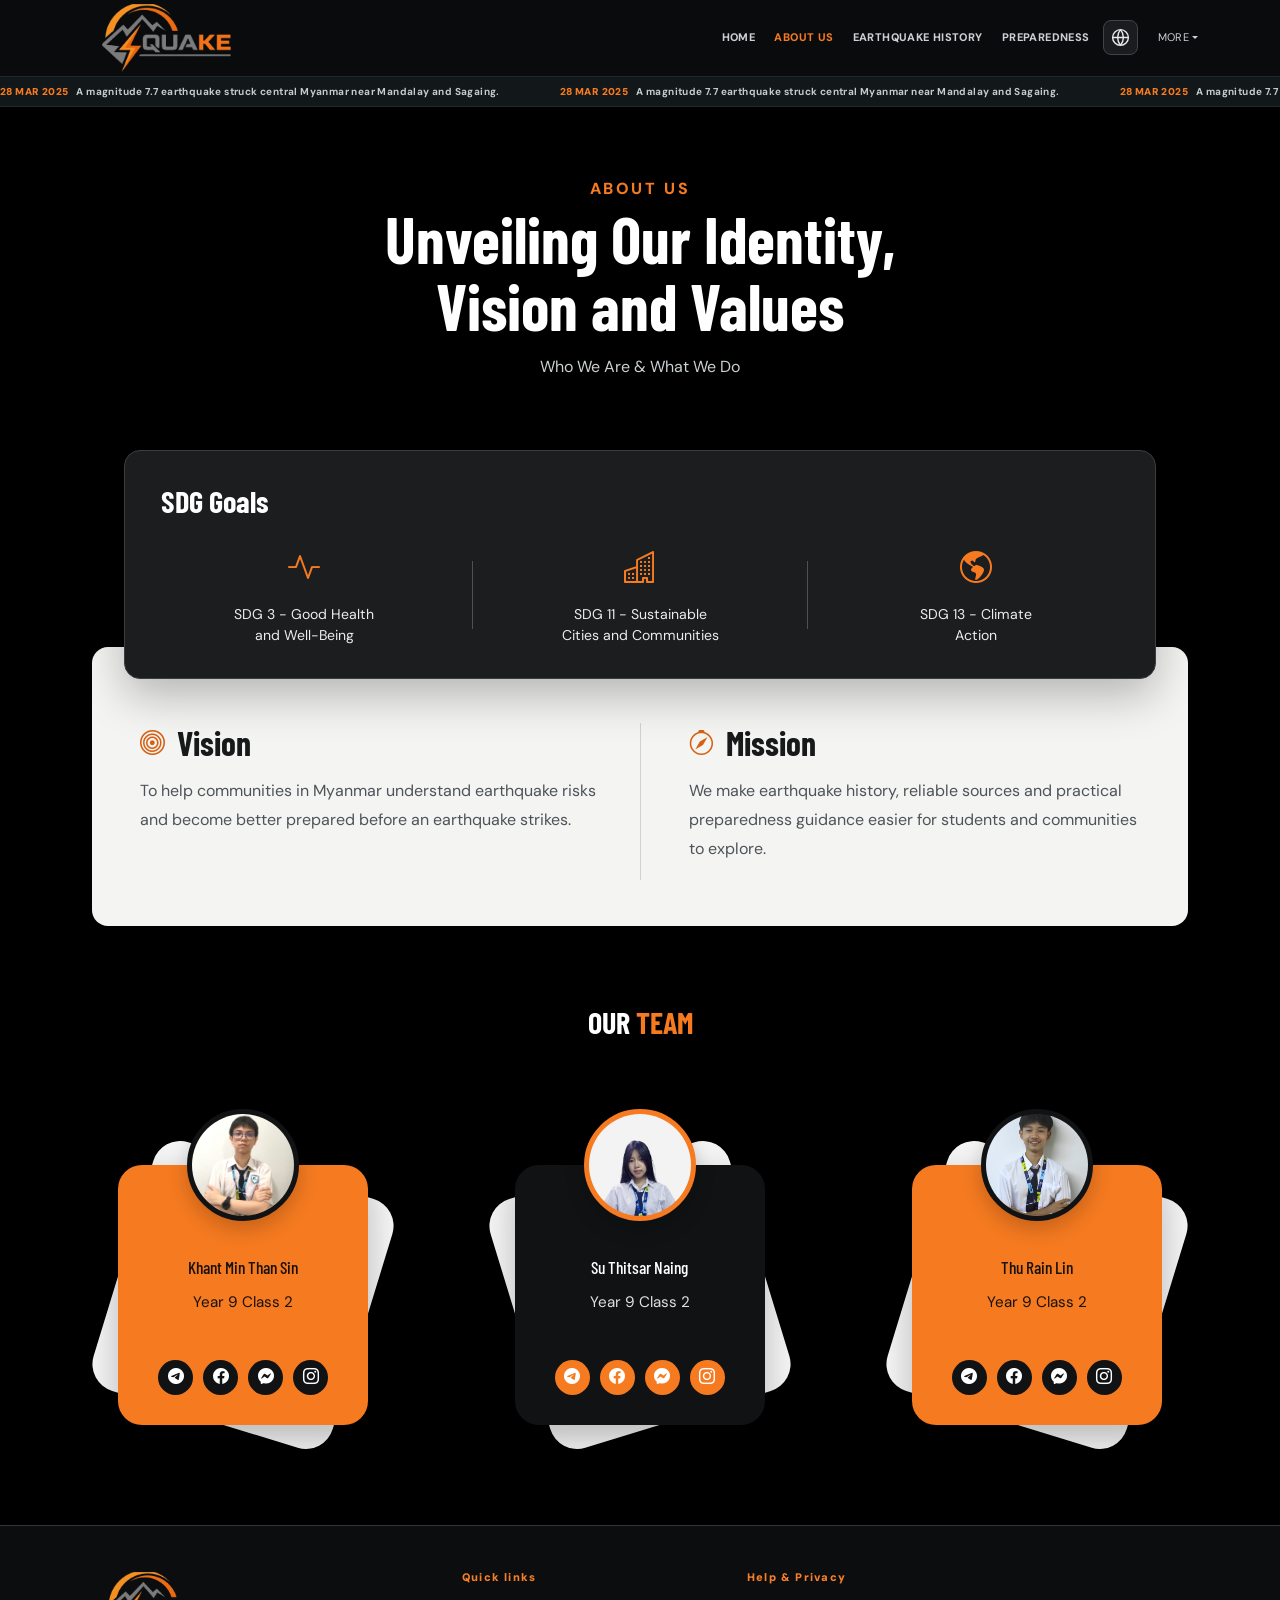
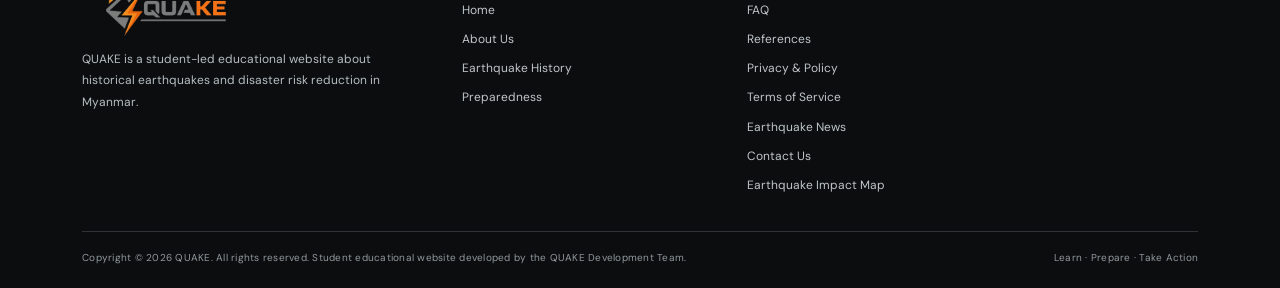
<file: about.html>
<!DOCTYPE html>
<html lang="en">
<head>
  <link rel="preconnect" href="https://fonts.googleapis.com">
  <link rel="preconnect" href="https://fonts.gstatic.com" crossorigin>
  <link href="https://fonts.googleapis.com/css2?family=Barlow+Condensed:wght@600;700;800;900&family=DM+Sans:wght@400;500;600;700;800&display=swap" rel="stylesheet">
  <link href="https://cdn.jsdelivr.net/npm/bootstrap@5.3.3/dist/css/bootstrap.min.css" rel="stylesheet">

  <meta charset="UTF-8">
  <meta name="viewport" content="width=device-width, initial-scale=1.0">
  <title>Our Team | About Us</title>

  <link
    rel="stylesheet"
    href="https://cdn.jsdelivr.net/npm/bootstrap-icons@1.13.1/font/bootstrap-icons.min.css"
  >
  <link rel="stylesheet" href="about.css">
  <link href="site-shell.css" rel="stylesheet">
  <link href="Fav.png" rel="icon" type="image/png">
  <script src="site-shell.js" defer></script>
  <script src="new-page-translations.js" defer></script>
</head>

<body data-page="about.html">
<header class="site-header" id="quakeHeader">
      <nav aria-label="Main navigation" class="navbar navbar-expand-lg navbar-dark" data-i18n-aria="navLabel">
        <div class="container site-container quake-nav-shell">
          <a aria-label="QUAKE homepage" class="navbar-brand brand-slot" href="index.html">
            <img alt="QUAKE logo" class="brand-logo" src="PBL_Logo_trim.png"/>
          </a>
          <button aria-controls="mainNavbar" aria-expanded="false" aria-label="Toggle navigation" class="navbar-toggler custom-toggler" data-bs-target="#mainNavbar" data-bs-toggle="collapse" type="button">
            <span class="navbar-toggler-icon"></span>
          </button>
          <div class="collapse navbar-collapse" id="mainNavbar">
            <ul class="navbar-nav ms-auto align-items-lg-center">
              <li class="nav-item">
                <a class="nav-link" data-i18n="navHome" data-shell-key="home" href="index.html">Home</a>
              </li>
              <li class="nav-item">
                <a aria-current="page" class="nav-link active" data-i18n="navAbout" data-shell-key="about" href="about.html">About Us</a>
              </li>
              <li class="nav-item">
                <a class="nav-link" data-i18n="navHistory" data-shell-key="history" href="earthquake-history.html">Earthquake History</a>
              </li>
              <li class="nav-item nav-item--with-language">
                <a class="nav-link" data-i18n="navPreparedness" data-shell-key="preparedness" href="preparedness.html">Preparedness</a>
                <div aria-label="Language selector" class="lang-picker">
                  <button aria-expanded="false" aria-label="Change language" class="lang-button" type="button">
                    <svg aria-hidden="true" class="language-icon" focusable="false" viewbox="0 0 24 24">
                      <circle cx="12" cy="12" r="9"></circle>
                      <path d="M3 12h18M12 3a14 14 0 0 1 0 18M12 3a14 14 0 0 0 0 18"></path>
                    </svg>
                  </button>
                  <div aria-label="Language options" class="lang-menu" role="menu">
                    <button aria-checked="true" class="lang-option active" data-lang="en" role="menuitemradio" type="button">
                      <svg aria-hidden="true" class="flag flag--gb" focusable="false" viewbox="0 0 24 16">
                        <rect fill="#012169" height="16" width="24"></rect>
                        <path d="M0 0h3.5L24 12.5V16h-3.5L0 3.5zM24 0h-3.5L0 12.5V16h3.5L24 3.5z" fill="#fff"></path>
                        <path d="M0 0h1.7L24 13.6V16h-1.7L0 2.4zM24 0h-1.7L0 13.6V16h1.7L24 2.4z" fill="#c8102e"></path>
                        <path d="M9 0h6v16H9zM0 5h24v6H0z" fill="#fff"></path>
                        <path d="M10.2 0h3.6v16h-3.6zM0 6.2h24v3.6H0z" fill="#c8102e"></path></svg><span>English</span>
                    </button>
                    <button aria-checked="false" class="lang-option" data-lang="mm" role="menuitemradio" type="button">
                      <svg aria-hidden="true" class="flag flag--mm" focusable="false" viewbox="0 0 24 16">
                        <rect fill="#fecb00" height="5.34" width="24"></rect>
                        <rect fill="#34b233" height="5.34" width="24" y="5.33"></rect>
                        <rect fill="#ea2839" height="5.34" width="24" y="10.66"></rect>
                        <path d="m12 2.8 2.1 4.25 4.7.68-3.4 3.32.8 4.68-4.2-2.2-4.2 2.2.8-4.68-3.4-3.32 4.7-.68z" fill="#fff"></path></svg><span>Myanmar</span>
                    </button>
                  </div>
                </div>
              </li>
              <li class="nav-item dropdown">
                <button aria-expanded="false" class="nav-link dropdown-toggle" data-bs-toggle="dropdown" data-i18n="navMore" data-shell-key="more" id="moreMenu" type="button">
                  More
                </button>
                <ul aria-labelledby="moreMenu" class="dropdown-menu dropdown-menu-end">
                  <li>
                    <a class="dropdown-item" data-i18n="navFaq" data-shell-key="faq" href="faq.html">FAQ</a>
                  </li>
                  <li>
                    <a class="dropdown-item" data-i18n="navReferences" data-shell-key="references" href="references.html">References</a>
                  </li>
                  <li>
                    <a class="dropdown-item" data-i18n="navPrivacy" data-shell-key="privacy" href="privacy-policy.html">Privacy &amp; Policy</a>
                  </li>
                  <li><a class="dropdown-item" data-shell-key="news" href="earthquake-news.html">Earthquake News</a></li>
                  <li><a class="dropdown-item" data-shell-key="contact" href="contact.html">Contact Us</a></li>
                </ul>
              </li>
            </ul>
          </div>
        </div>
      </nav>
      <div aria-label="Historical earthquake fact" class="news-ticker">
        <div class="news-ticker-track">
          <span><strong>28 MAR 2025</strong> A magnitude 7.7 earthquake struck
            central Myanmar near Mandalay and Sagaing.</span><span aria-hidden="true"><strong>28 MAR 2025</strong> A magnitude 7.7 earthquake struck
            central Myanmar near Mandalay and Sagaing.</span>
        </div>
      </div>
    </header>
  <main>

    <!-- ABOUT SECTION -->
    <div class="container text-center py-5 intro">
        <h6 class="text-muted">ABOUT US</h6>
        <h2 class="fw-bold">Unveiling Our Identity,<br>Vision and Values</h2>
            <p class="text-muted mt-3">
                Who We Are & What We Do
            </p>
    </div>

    <div class="container goals-container">
    
    <!-- OVERLAPPING TOP CARD -->
    <div class="sdg-card">
        <h4 class="fw-bold mb-4">SDG Goals</h4>
        <div class="row align-items-center">
            <div class="col">
                <i class="bi bi-activity sdg-icon"></i>
                <p class="sdg-text">SDG 3 - Good Health<br>and Well-Being</p>
            </div>
            <div class="col-auto"><div class="sdg-divider"></div></div>
            <div class="col">
                <i class="bi bi-buildings sdg-icon"></i>
                <p class="sdg-text">SDG 11 - Sustainable<br>Cities and Communities</p>
            </div>
            <div class="col-auto"><div class="sdg-divider"></div></div>
            <div class="col">
                <i class="bi bi-globe-americas sdg-icon"></i>
                <p class="sdg-text">SDG 13 - Climate<br>Action</p>
            </div>
        </div>
    </div>

    <!-- WHITE BASE CARD -->
    <div class="vision-mission-base">
        <div class="row g-5">
            <!-- Vision -->
            <div class="col-md-6">
                <div class="vm-header">
                    <i class="bi bi-bullseye vm-icon"></i>
                    <h2 class="fw-bold m-0">Vision</h2>
                </div>
                <p class="text-muted">
                    To help communities in Myanmar understand earthquake risks and become better prepared before an earthquake strikes.
                </p>
            </div>

            <!-- Mission -->
            <div class="col-md-6 border-start ps-md-5">
                <div class="vm-header">
                    <i class="bi bi-compass vm-icon"></i>
                    <h2 class="fw-bold m-0">Mission</h2>
                </div>
                <p class="text-muted">
                    We make earthquake history, reliable sources and practical preparedness guidance easier for students and communities to explore.
                </p>
            </div>
        </div>
    </div>

</div>

    <section class="team-section" aria-labelledby="team-heading">
      <h1 id="team-heading">OUR <span>TEAM</span></h1>

      <div class="team-grid">

        <!-- Member 1 -->
        <div class="team-card-wrapper">
          <article class="team-card">
            <div class="profile-img-box">
              <img
                src="KMTS.jpg"
                alt="Khant Min Than Sin"
                width="112"
                height="112"
              >
            </div>

            <h2 class="member-name">Khant Min Than Sin</h2>
            <p class="member-role">Year 9 Class 2</p>

            <!-- Replace these with the member's actual profile links. -->
            <nav class="social-links" aria-label="Khant Min Than Sin social links">
              <a href="https://web.telegram.org/" aria-label="Telegram">
                <i class="bi bi-telegram" aria-hidden="true"></i>
              </a>
              <a href="https://www.facebook.com/" aria-label="Facebook">
                <i class="bi bi-facebook" aria-hidden="true"></i>
              </a>
              <a href="https://www.messenger.com/" aria-label="Messenger">
                <i class="bi bi-messenger" aria-hidden="true"></i>
              </a>
              <a href="https://www.instagram.com/" aria-label="Instagram">
                <i class="bi bi-instagram" aria-hidden="true"></i>
              </a>
            </nav>
          </article>
        </div>

        <!-- Member 2 -->
        <div class="team-card-wrapper">
          <article class="team-card team-card-dark">
            <div class="profile-img-box">
              <img
                src="STN.jpeg"
                alt="Su Thitsar Naing"
                width="112"
                height="112"
              >
            </div>

            <h2 class="member-name">Su Thitsar Naing</h2>
            <p class="member-role">Year 9 Class 2</p>

            <nav class="social-links" aria-label="Su Thitsar Naing social links">
              <a href="https://web.telegram.org/" aria-label="Telegram">
                <i class="bi bi-telegram" aria-hidden="true"></i>
              </a>
              <a href="https://www.facebook.com/" aria-label="Facebook">
                <i class="bi bi-facebook" aria-hidden="true"></i>
              </a>
              <a href="https://www.messenger.com/" aria-label="Messenger">
                <i class="bi bi-messenger" aria-hidden="true"></i>
              </a>
              <a href="https://www.instagram.com/" aria-label="Instagram">
                <i class="bi bi-instagram" aria-hidden="true"></i>
              </a>
            </nav>
          </article>
        </div>

        <!-- Member 3 -->
        <div class="team-card-wrapper">
          <article class="team-card">
            <div class="profile-img-box">
              <img
                src="TRL.png"
                alt="Thu Rain Lin"
                width="112"
                height="112"
              >
            </div>

            <h2 class="member-name">Thu Rain Lin</h2>
            <p class="member-role">Year 9 Class 2</p>

            <nav class="social-links" aria-label="Thu Rain Lin social links">
              <a href="https://web.telegram.org/" aria-label="Telegram">
                <i class="bi bi-telegram" aria-hidden="true"></i>
              </a>
              <a href="https://www.facebook.com/" aria-label="Facebook">
                <i class="bi bi-facebook" aria-hidden="true"></i>
              </a>
              <a href="https://www.messenger.com/" aria-label="Messenger">
                <i class="bi bi-messenger" aria-hidden="true"></i>
              </a>
              <a href="https://www.instagram.com/" aria-label="Instagram">
                <i class="bi bi-instagram" aria-hidden="true"></i>
              </a>
            </nav>
          </article>
        </div>

      </div>
    </section>
  </main>
  <script src="https://cdn.jsdelivr.net/npm/bootstrap@5.3.3/dist/js/bootstrap.bundle.min.js"></script>
<footer class="site-footer" id="site-footer">
      <div class="container site-container">
        <div class="row gy-3 footer-columns">
          <div class="col-md-4">
            <a aria-label="QUAKE homepage" class="footer-brand-slot" href="index.html">
              <img alt="QUAKE logo" class="footer-brand-logo" src="PBL_Logo_trim.png"/>
            </a>
            <p>
              QUAKE is a student-led educational website about historical
              earthquakes and disaster risk reduction in Myanmar.
            </p>
          </div>
          <div class="col-6 col-md-3">
            <h3 data-shell-key="quick">QUICK LINKS</h3>
            <a data-shell-key="home" href="index.html">Home</a><a data-shell-key="about" href="about.html">About Us</a><a data-shell-key="history" href="earthquake-history.html">Earthquake History</a><a data-shell-key="preparedness" href="preparedness.html">Preparedness</a>
          </div>
          <div class="col-6 col-md-5 footer-help">
            <h3 data-shell-key="help">HELP &amp; PRIVACY</h3>
            <a data-shell-key="faq" href="faq.html">FAQ</a><a data-shell-key="references" href="references.html">References</a><a data-shell-key="privacy" href="privacy-policy.html">Privacy &amp; Policy</a><a data-shell-key="terms" href="privacy-policy.html#terms-of-service">Terms of Service</a><a data-shell-key="news" href="earthquake-news.html">Earthquake News</a><a data-shell-key="contact" href="contact.html">Contact Us</a><a data-shell-key="map" href="earthquake-map.html">Earthquake Impact Map</a>
          </div>
        </div>
        <div class="footer-bottom">
          <span>Copyright © 2026 QUAKE. All rights reserved. Student educational
            website developed by the QUAKE Development Team.</span><span data-shell-key="motto">LEARN · PREPARE · TAKE ACTION</span>
        </div>
      </div>
    </footer>
</body>
</html>
</file>
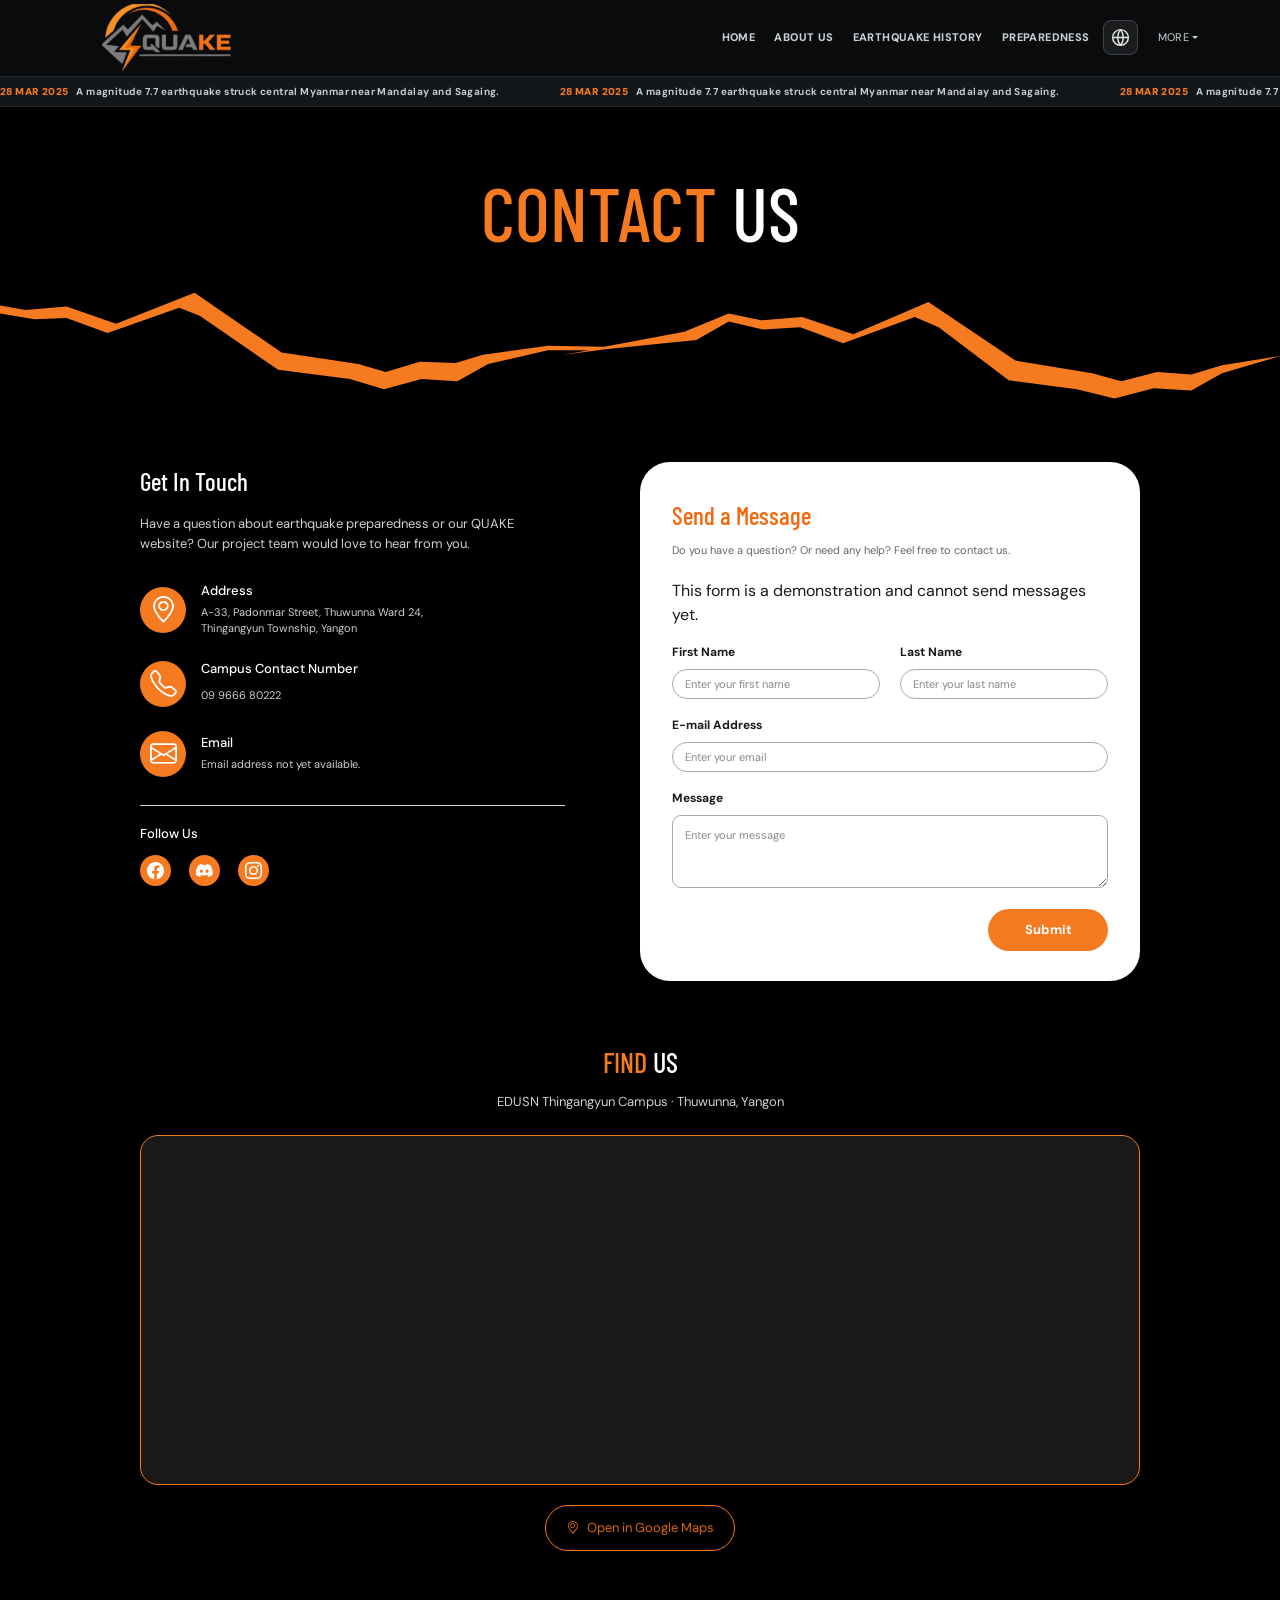
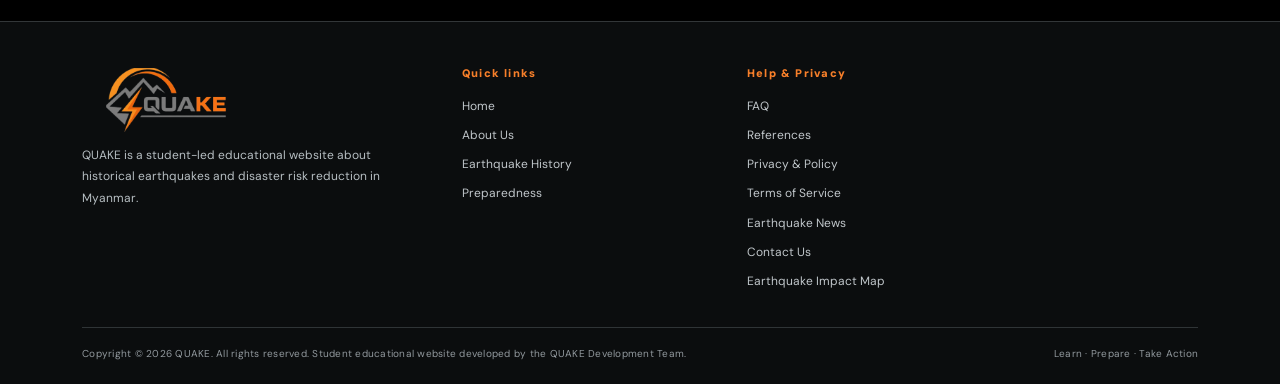
<file: contact.html>
<!DOCTYPE html>
<html lang="en">
<head>
  <link rel="preconnect" href="https://fonts.googleapis.com">
  <link rel="preconnect" href="https://fonts.gstatic.com" crossorigin>
  <link href="https://fonts.googleapis.com/css2?family=Barlow+Condensed:wght@600;700;800;900&family=DM+Sans:wght@400;500;600;700;800&display=swap" rel="stylesheet">
  <link href="https://cdn.jsdelivr.net/npm/bootstrap@5.3.3/dist/css/bootstrap.min.css" rel="stylesheet">

  <meta charset="UTF-8">
  <meta name="viewport" content="width=device-width, initial-scale=1">

  <title>Contact Us | QUAKE</title>

  <link rel="stylesheet" href="contact.css">
  <link rel="stylesheet"
        href="https://cdn.jsdelivr.net/npm/bootstrap-icons@1.13.1/font/bootstrap-icons.min.css">
  <link href="site-shell.css" rel="stylesheet">
  <link href="Fav.png" rel="icon" type="image/png">
  <script src="site-shell.js" defer></script>
  <script src="new-page-translations.js" defer></script>
</head>

<body data-page="contact.html">
  <header class="site-header" id="quakeHeader">
      <nav aria-label="Main navigation" class="navbar navbar-expand-lg navbar-dark" data-i18n-aria="navLabel">
        <div class="container site-container quake-nav-shell">
          <a aria-label="QUAKE homepage" class="navbar-brand brand-slot" href="index.html">
            <img alt="QUAKE logo" class="brand-logo" src="PBL_Logo_trim.png"/>
          </a>
          <button aria-controls="mainNavbar" aria-expanded="false" aria-label="Toggle navigation" class="navbar-toggler custom-toggler" data-bs-target="#mainNavbar" data-bs-toggle="collapse" type="button">
            <span class="navbar-toggler-icon"></span>
          </button>
          <div class="collapse navbar-collapse" id="mainNavbar">
            <ul class="navbar-nav ms-auto align-items-lg-center">
              <li class="nav-item">
                <a class="nav-link" data-i18n="navHome" data-shell-key="home" href="index.html">Home</a>
              </li>
              <li class="nav-item">
                <a class="nav-link" data-i18n="navAbout" data-shell-key="about" href="about.html">About Us</a>
              </li>
              <li class="nav-item">
                <a class="nav-link" data-i18n="navHistory" data-shell-key="history" href="earthquake-history.html">Earthquake History</a>
              </li>
              <li class="nav-item nav-item--with-language">
                <a class="nav-link" data-i18n="navPreparedness" data-shell-key="preparedness" href="preparedness.html">Preparedness</a>
                <div aria-label="Language selector" class="lang-picker">
                  <button aria-expanded="false" aria-label="Change language" class="lang-button" type="button">
                    <svg aria-hidden="true" class="language-icon" focusable="false" viewbox="0 0 24 24">
                      <circle cx="12" cy="12" r="9"></circle>
                      <path d="M3 12h18M12 3a14 14 0 0 1 0 18M12 3a14 14 0 0 0 0 18"></path>
                    </svg>
                  </button>
                  <div aria-label="Language options" class="lang-menu" role="menu">
                    <button aria-checked="true" class="lang-option active" data-lang="en" role="menuitemradio" type="button">
                      <svg aria-hidden="true" class="flag flag--gb" focusable="false" viewbox="0 0 24 16">
                        <rect fill="#012169" height="16" width="24"></rect>
                        <path d="M0 0h3.5L24 12.5V16h-3.5L0 3.5zM24 0h-3.5L0 12.5V16h3.5L24 3.5z" fill="#fff"></path>
                        <path d="M0 0h1.7L24 13.6V16h-1.7L0 2.4zM24 0h-1.7L0 13.6V16h1.7L24 2.4z" fill="#c8102e"></path>
                        <path d="M9 0h6v16H9zM0 5h24v6H0z" fill="#fff"></path>
                        <path d="M10.2 0h3.6v16h-3.6zM0 6.2h24v3.6H0z" fill="#c8102e"></path></svg><span>English</span>
                    </button>
                    <button aria-checked="false" class="lang-option" data-lang="mm" role="menuitemradio" type="button">
                      <svg aria-hidden="true" class="flag flag--mm" focusable="false" viewbox="0 0 24 16">
                        <rect fill="#fecb00" height="5.34" width="24"></rect>
                        <rect fill="#34b233" height="5.34" width="24" y="5.33"></rect>
                        <rect fill="#ea2839" height="5.34" width="24" y="10.66"></rect>
                        <path d="m12 2.8 2.1 4.25 4.7.68-3.4 3.32.8 4.68-4.2-2.2-4.2 2.2.8-4.68-3.4-3.32 4.7-.68z" fill="#fff"></path></svg><span>Myanmar</span>
                    </button>
                  </div>
                </div>
              </li>
              <li class="nav-item dropdown">
                <button aria-expanded="false" class="nav-link dropdown-toggle" data-bs-toggle="dropdown" data-i18n="navMore" data-shell-key="more" id="moreMenu" type="button">
                  More
                </button>
                <ul aria-labelledby="moreMenu" class="dropdown-menu dropdown-menu-end">
                  <li>
                    <a class="dropdown-item" data-i18n="navFaq" data-shell-key="faq" href="faq.html">FAQ</a>
                  </li>
                  <li>
                    <a class="dropdown-item" data-i18n="navReferences" data-shell-key="references" href="references.html">References</a>
                  </li>
                  <li>
                    <a class="dropdown-item" data-i18n="navPrivacy" data-shell-key="privacy" href="privacy-policy.html">Privacy &amp; Policy</a>
                  </li>
                  <li><a class="dropdown-item" data-shell-key="news" href="earthquake-news.html">Earthquake News</a></li>
                  <li><a aria-current="page" class="dropdown-item active" data-shell-key="contact" href="contact.html">Contact Us</a></li>
                </ul>
              </li>
            </ul>
          </div>
        </div>
      </nav>
      <div aria-label="Historical earthquake fact" class="news-ticker">
        <div class="news-ticker-track">
          <span><strong>28 MAR 2025</strong> A magnitude 7.7 earthquake struck
            central Myanmar near Mandalay and Sagaing.</span><span aria-hidden="true"><strong>28 MAR 2025</strong> A magnitude 7.7 earthquake struck
            central Myanmar near Mandalay and Sagaing.</span>
        </div>
      </div>
    </header>
  <div class="contact-header">
    <h1><span>CONTACT</span> US</h1>

    <!-- Orange earthquake crack -->
    <svg class="quake-line"
         viewBox="0 0 750 100"
         preserveAspectRatio="none"
         aria-hidden="true">
      <polygon points="
        0,16 15,20 39,17 68,32 114,5 165,57 210,67
        226,74 246,65 267,66 283,59 321,51 354,52
        401,39 427,23 446,29 470,26 500,41 544,13
        595,64 640,75 657,82 678,74 698,76 716,68 750,60
        716,75 698,90 676,88 653,97 631,89 591,81
        550,35 536,26 494,49 469,35 447,37 427,30
        408,46 356,54 330,59 345,55 321,55 286,67
        268,82 247,80 225,89 205,80 163,72 117,25
        105,18 63,40 39,27 20,28 0,23">
      </polygon>
    </svg>
  </div>

  <main class="contact-container">

    <div class="contact-row">

      <!-- Left column -->
      <section class="contact-info">
        <h2>Get In Touch</h2>

        <p class="intro">
          Have a question about earthquake preparedness or our
          QUAKE website? Our project team would love to hear from you.
        </p>

        <div class="detail">
          <span class="contact-icon">
            <i class="bi bi-geo-alt" aria-hidden="true"></i>
          </span>

          <div>
            <h3>Address</h3>
            <p>
              A-33, Padonmar Street, Thuwunna Ward 24,<br>
              Thingangyun Township, Yangon
            </p>
          </div>
        </div>

        <div class="detail">
          <span class="contact-icon">
            <i class="bi bi-telephone" aria-hidden="true"></i>
          </span>

          <div>
            <h3>Campus Contact Number</h3>
            <a href="tel:+959966680222">09 9666 80222</a>
          </div>
        </div>

        <div class="detail">
          <span class="contact-icon">
            <i class="bi bi-envelope" aria-hidden="true"></i>
          </span>

          <div>
            <h3>Email</h3>
            <p>Email address not yet available.</p>
          </div>
        </div>

        <div class="follow">
          <h3>Follow Us</h3>

          <div class="social-links">
            <a href="https://www.facebook.com/"
               class="social-link"
               aria-label="Facebook"
               title="Facebook">
              <i class="bi bi-facebook" aria-hidden="true"></i>
            </a>

            <a href="https://discord.com/"
               class="social-link"
               aria-label="Discord"
               title="Discord">
              <i class="bi bi-discord" aria-hidden="true"></i>
            </a>

            <a href="https://www.instagram.com/"
               class="social-link"
               aria-label="Instagram"
               title="Instagram">
              <i class="bi bi-instagram" aria-hidden="true"></i>
            </a>
          </div>
        </div>
      </section>

      <!-- Right column -->
      <section class="message-card">
        <h2>Send a Message</h2>

        <p class="form-intro">
          Do you have a question? Or need any help?
          Feel free to contact us.
        </p>

        <p class="form-notice">This form is a demonstration and cannot send messages yet.</p>
        <form id="contact-form">
          <div class="name-row">
            <div class="form-group">
              <label for="first-name">First Name</label>
              <input
                id="first-name"
                name="firstName"
                type="text"
                placeholder="Enter your first name"
                autocomplete="given-name"
                required>
            </div>

            <div class="form-group">
              <label for="last-name">Last Name</label>
              <input
                id="last-name"
                name="lastName"
                type="text"
                placeholder="Enter your last name"
                autocomplete="family-name"
                required>
            </div>
          </div>

          <div class="form-group">
            <label for="email">E-mail Address</label>
            <input
              id="email"
              name="email"
              type="email"
              placeholder="Enter your email"
              autocomplete="email"
              required>
          </div>

          <div class="form-group">
            <label for="message">Message</label>
            <textarea
              id="message"
              name="message"
              rows="3"
              placeholder="Enter your message"
              required></textarea>
          </div>

          <button type="submit">Submit</button>

          <p id="form-status" role="status"></p>
        </form>
      </section>

    </div>

    <!-- Map -->
    <section class="map-section">
      <h2><span>FIND</span> US</h2>

      <p>
        EDUSN Thingangyun Campus · Thuwunna, Yangon
      </p>

      <iframe
        class="campus-map"
        title="Google Map showing EDUSN Thingangyun Campus"
        src="https://maps.google.com/maps?q=EDUSN%20A-33%20Padonmar%20Street%20Thuwunna%20Thingangyun%20Yangon&amp;output=embed"
        loading="lazy"
        referrerpolicy="no-referrer-when-downgrade"
        allowfullscreen>
      </iframe>

      <a
        class="map-link"
        href="https://www.google.com/maps/search/?api=1&amp;query=EDUSN%20A-33%20Padonmar%20Street%20Thuwunna%20Thingangyun%20Yangon"
        target="_blank"
        rel="noopener noreferrer">
        <i class="bi bi-geo-alt" aria-hidden="true"></i>
        Open in Google Maps
      </a>
    </section>

  </main>

  <script>
    const form = document.getElementById("contact-form");
    const statusText = document.getElementById("form-status");

    form.addEventListener("submit", function (event) {
      event.preventDefault();

      statusText.textContent =
        "This is a demo form. Your message has not been sent.";
    });
  </script>
  <script src="https://cdn.jsdelivr.net/npm/bootstrap@5.3.3/dist/js/bootstrap.bundle.min.js"></script>
<footer class="site-footer" id="site-footer">
      <div class="container site-container">
        <div class="row gy-3 footer-columns">
          <div class="col-md-4">
            <a aria-label="QUAKE homepage" class="footer-brand-slot" href="index.html">
              <img alt="QUAKE logo" class="footer-brand-logo" src="PBL_Logo_trim.png"/>
            </a>
            <p>
              QUAKE is a student-led educational website about historical
              earthquakes and disaster risk reduction in Myanmar.
            </p>
          </div>
          <div class="col-6 col-md-3">
            <h3 data-shell-key="quick">QUICK LINKS</h3>
            <a data-shell-key="home" href="index.html">Home</a><a data-shell-key="about" href="about.html">About Us</a><a data-shell-key="history" href="earthquake-history.html">Earthquake History</a><a data-shell-key="preparedness" href="preparedness.html">Preparedness</a>
          </div>
          <div class="col-6 col-md-5 footer-help">
            <h3 data-shell-key="help">HELP &amp; PRIVACY</h3>
            <a data-shell-key="faq" href="faq.html">FAQ</a><a data-shell-key="references" href="references.html">References</a><a data-shell-key="privacy" href="privacy-policy.html">Privacy &amp; Policy</a><a data-shell-key="terms" href="privacy-policy.html#terms-of-service">Terms of Service</a><a data-shell-key="news" href="earthquake-news.html">Earthquake News</a><a data-shell-key="contact" href="contact.html">Contact Us</a><a data-shell-key="map" href="earthquake-map.html">Earthquake Impact Map</a>
          </div>
        </div>
        <div class="footer-bottom">
          <span>Copyright © 2026 QUAKE. All rights reserved. Student educational
            website developed by the QUAKE Development Team.</span><span data-shell-key="motto">LEARN · PREPARE · TAKE ACTION</span>
        </div>
      </div>
    </footer>
</body>
</html>
</file>
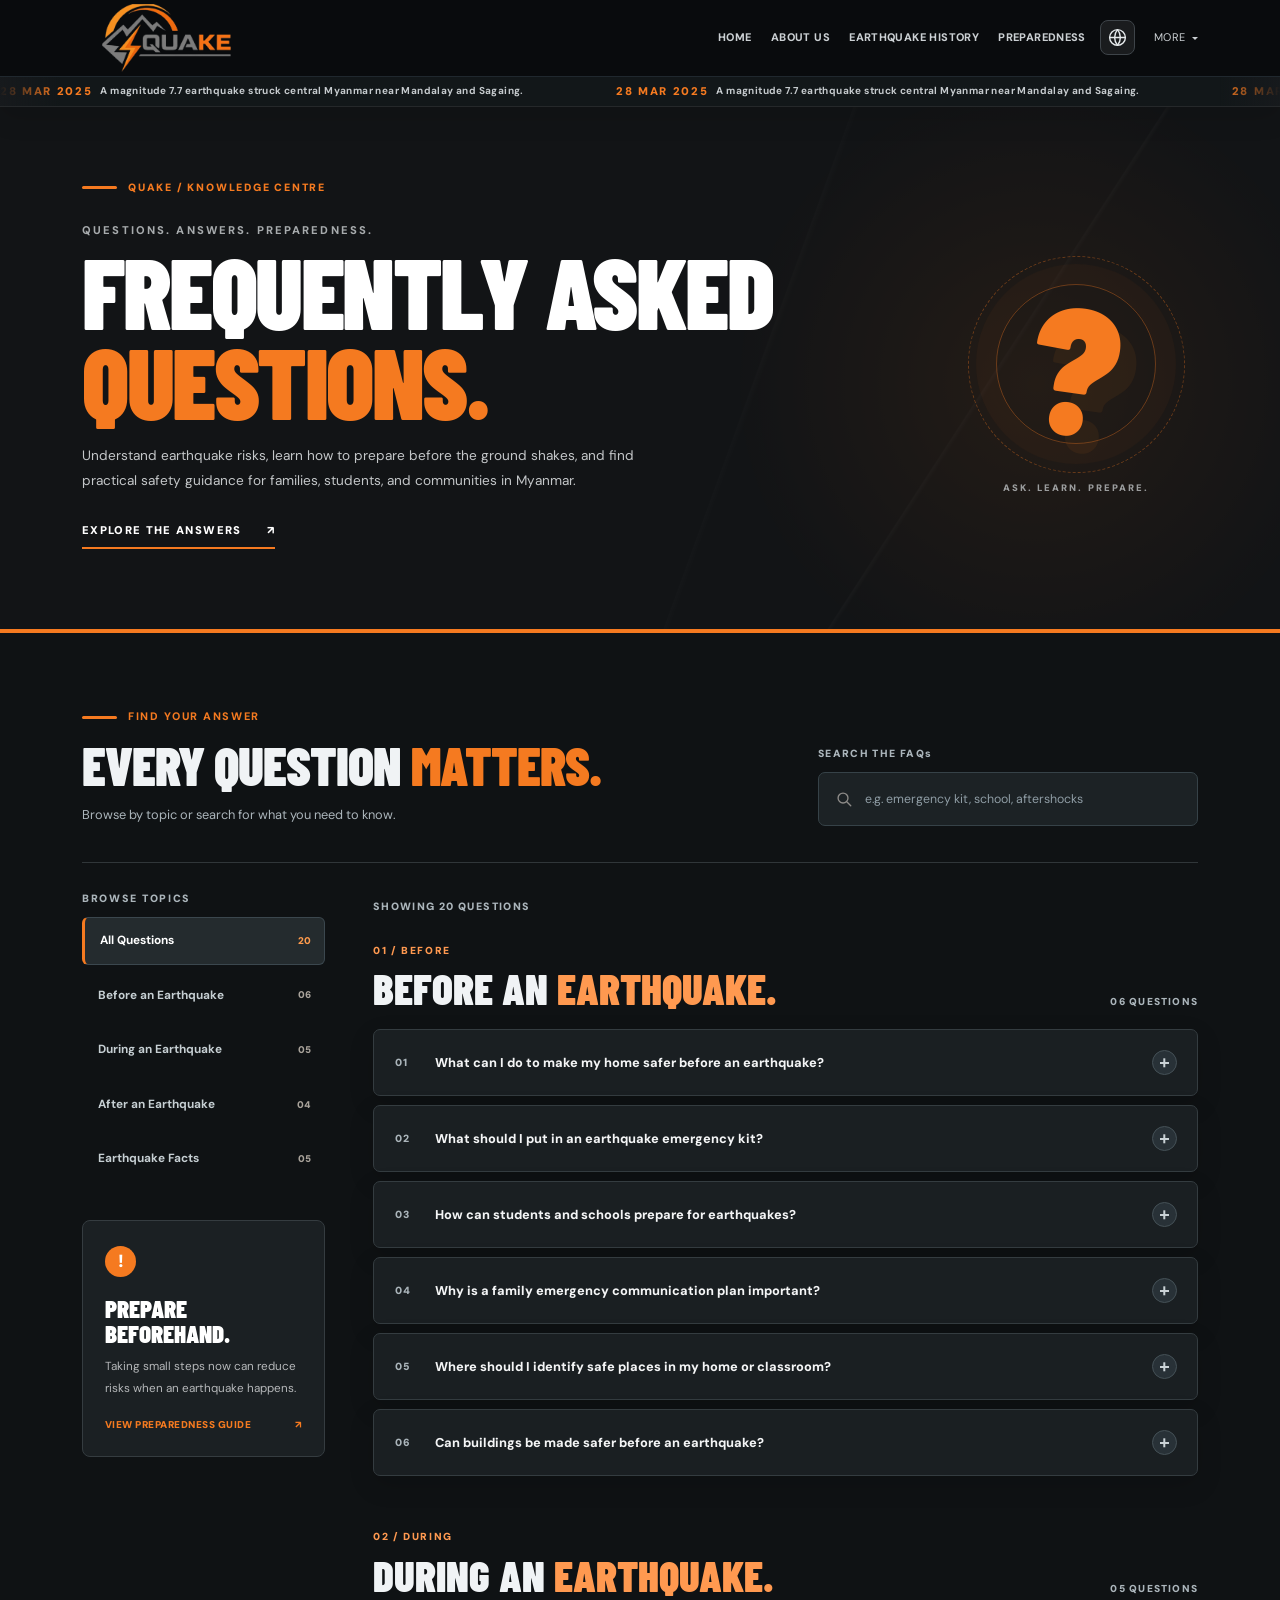
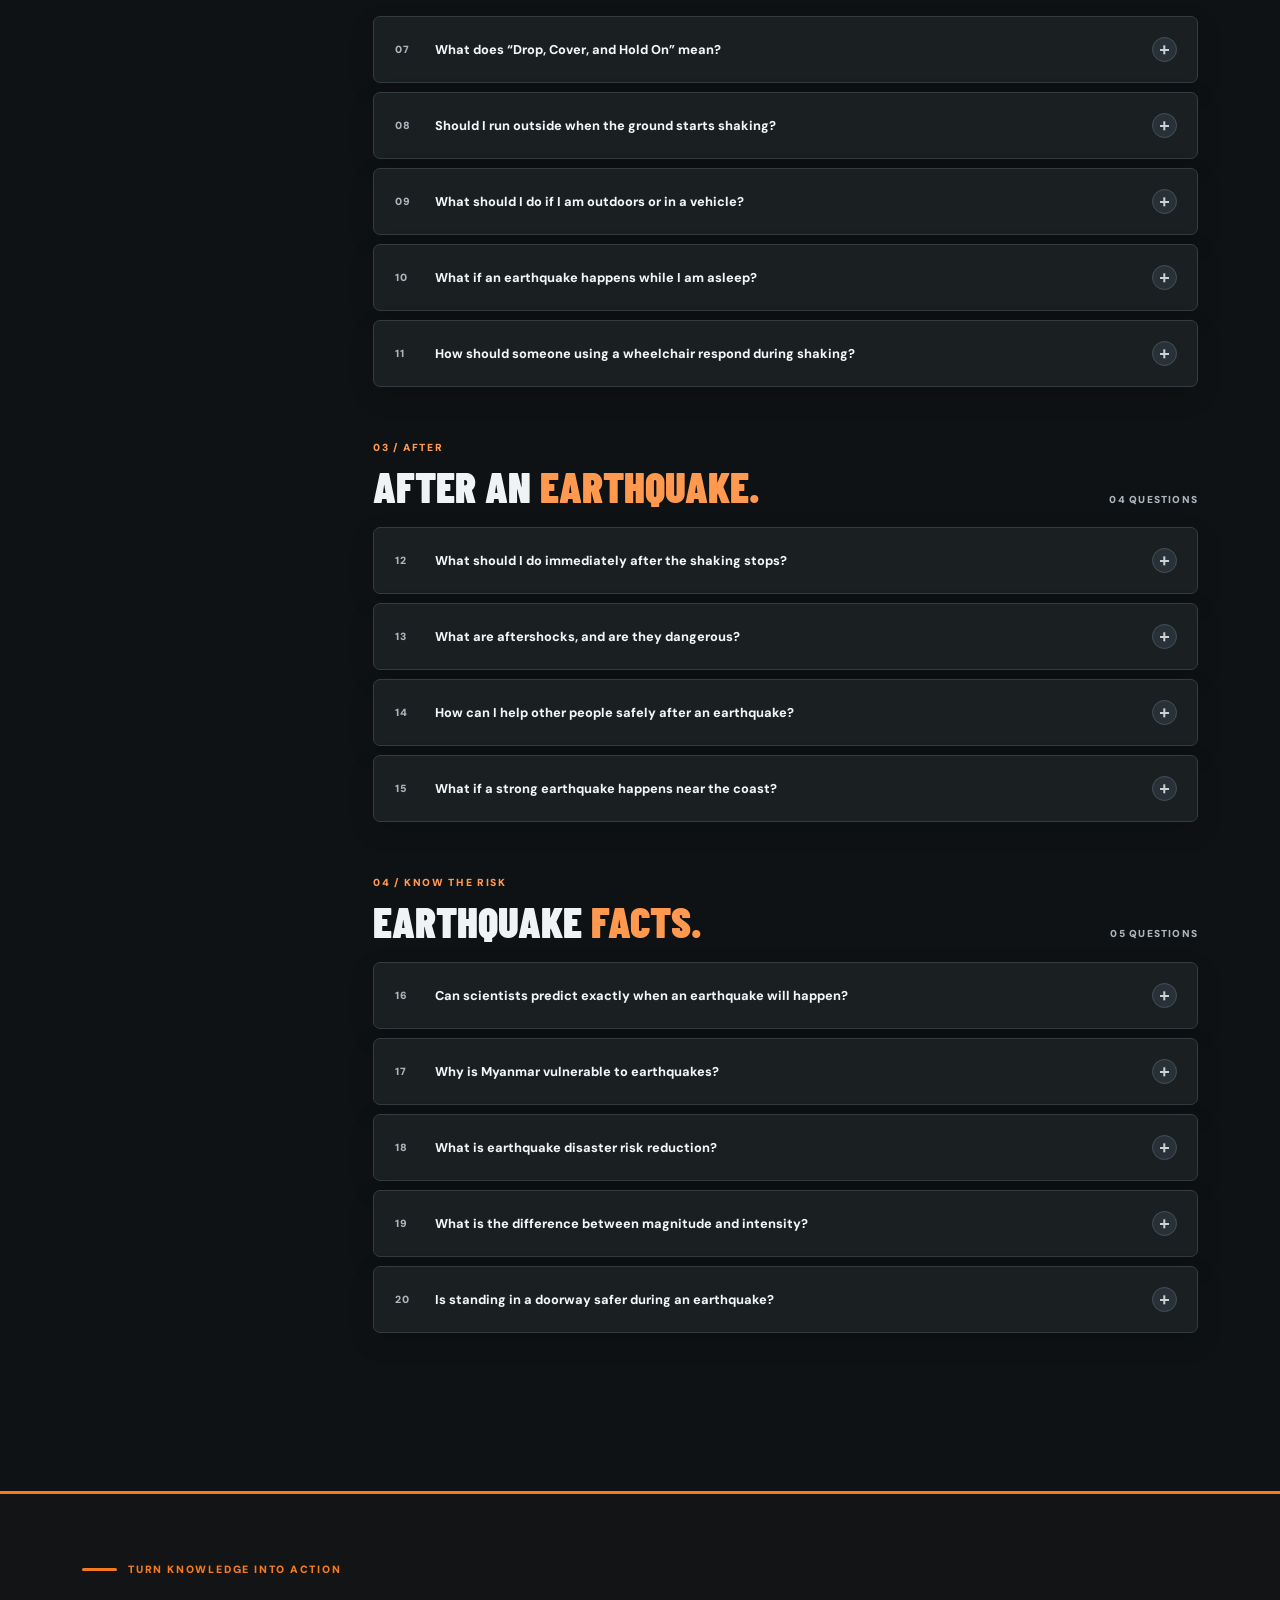
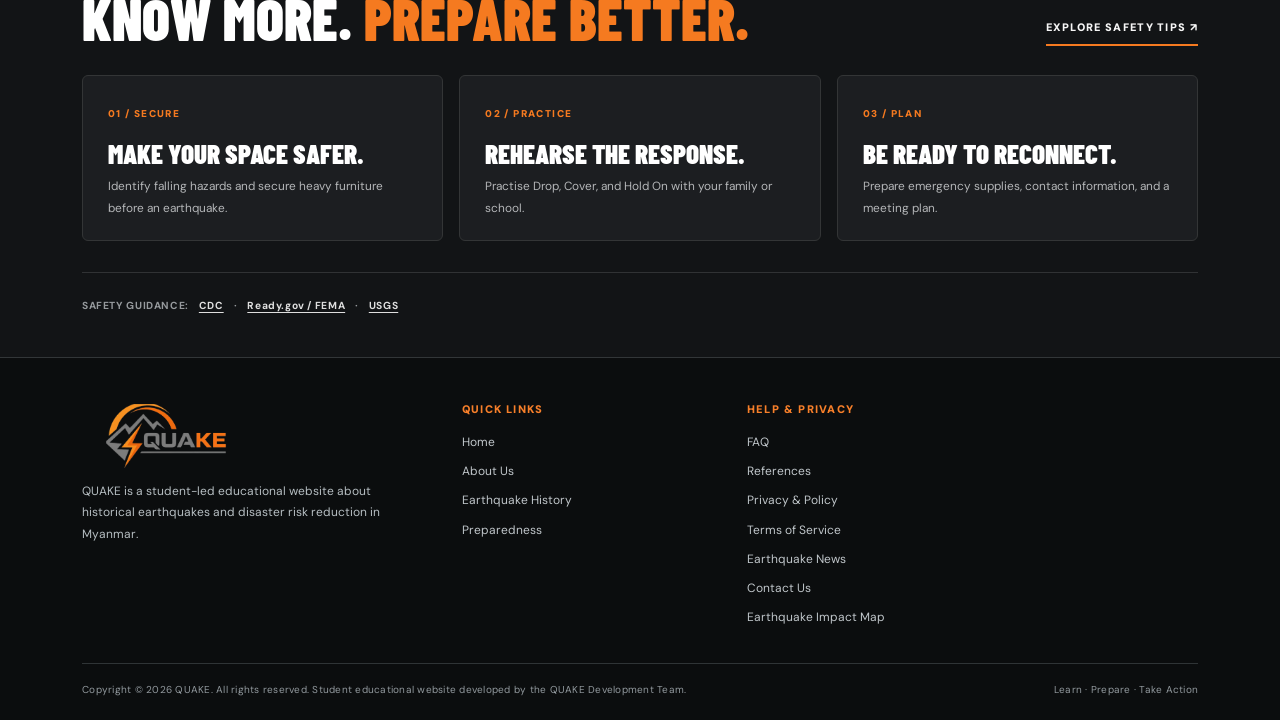
<file: faq.html>
<!doctype html>
<html lang="en">
  <head>
    <meta charset="utf-8">
    <meta content="width=device-width, initial-scale=1.0" name="viewport">
    <meta content="Answers to frequently asked questions about earthquake risk reduction, preparedness, and safety in Myanmar." name="description">
    <title>FAQ | QUAKE — Earthquake Risk Reduction</title>
    <link href="https://fonts.googleapis.com" rel="preconnect"/>
    <link crossorigin="" href="https://fonts.gstatic.com" rel="preconnect"/>
    <link href="https://fonts.googleapis.com/css2?family=Barlow+Condensed:wght@500;600;700;800;900&amp;family=DM+Sans:wght@400;500;600;700;800&amp;display=swap" rel="stylesheet"/>
    <link href="https://cdn.jsdelivr.net/npm/bootstrap@5.3.3/dist/css/bootstrap.min.css" rel="stylesheet"/>
    <link href="style.css" rel="stylesheet"/>
    <link href="faq.css" rel="stylesheet"/>
    <script defer="" src="faq.js"></script>
    <link href="secondary-dark.css" rel="stylesheet"/>
    <link href="site-shell.css" rel="stylesheet"/>
    <link href="Fav.png" rel="icon" type="image/png"/>
    <script defer="" src="site-shell.js"></script>
  </head>
  <body class="faq-page" data-page="faq.html">
    <header class="site-header" id="quakeHeader">
      <nav aria-label="Main navigation" class="navbar navbar-expand-lg navbar-dark" data-i18n-aria="navLabel">
        <div class="container site-container quake-nav-shell">
          <a aria-label="QUAKE homepage" class="navbar-brand brand-slot" href="index.html">
            <img alt="QUAKE logo" class="brand-logo" src="PBL_Logo_trim.png"/>
          </a>
          <button aria-controls="mainNavbar" aria-expanded="false" aria-label="Toggle navigation" class="navbar-toggler custom-toggler" data-bs-target="#mainNavbar" data-bs-toggle="collapse" type="button">
            <span class="navbar-toggler-icon"></span>
          </button>
          <div class="collapse navbar-collapse" id="mainNavbar">
            <ul class="navbar-nav ms-auto align-items-lg-center">
              <li class="nav-item">
                <a class="nav-link" data-i18n="navHome" data-shell-key="home" href="index.html">Home</a>
              </li>
              <li class="nav-item">
                <a class="nav-link" data-i18n="navAbout" data-shell-key="about" href="about.html">About Us</a>
              </li>
              <li class="nav-item">
                <a class="nav-link" data-i18n="navHistory" data-shell-key="history" href="earthquake-history.html">Earthquake History</a>
              </li>
              <li class="nav-item nav-item--with-language">
                <a class="nav-link" data-i18n="navPreparedness" data-shell-key="preparedness" href="preparedness.html">Preparedness</a>
                <div aria-label="Language selector" class="lang-picker">
                  <button aria-expanded="false" aria-label="Change language" class="lang-button" type="button">
                    <svg aria-hidden="true" class="language-icon" focusable="false" viewbox="0 0 24 24">
                      <circle cx="12" cy="12" r="9"></circle>
                      <path d="M3 12h18M12 3a14 14 0 0 1 0 18M12 3a14 14 0 0 0 0 18"></path>
                    </svg>
                  </button>
                  <div aria-label="Language options" class="lang-menu" role="menu">
                    <button aria-checked="true" class="lang-option active" data-lang="en" role="menuitemradio" type="button">
                      <svg aria-hidden="true" class="flag flag--gb" focusable="false" viewbox="0 0 24 16">
                        <rect fill="#012169" height="16" width="24"></rect>
                        <path d="M0 0h3.5L24 12.5V16h-3.5L0 3.5zM24 0h-3.5L0 12.5V16h3.5L24 3.5z" fill="#fff"></path>
                        <path d="M0 0h1.7L24 13.6V16h-1.7L0 2.4zM24 0h-1.7L0 13.6V16h1.7L24 2.4z" fill="#c8102e"></path>
                        <path d="M9 0h6v16H9zM0 5h24v6H0z" fill="#fff"></path>
                        <path d="M10.2 0h3.6v16h-3.6zM0 6.2h24v3.6H0z" fill="#c8102e"></path></svg><span>English</span>
                    </button>
                    <button aria-checked="false" class="lang-option" data-lang="mm" role="menuitemradio" type="button">
                      <svg aria-hidden="true" class="flag flag--mm" focusable="false" viewbox="0 0 24 16">
                        <rect fill="#fecb00" height="5.34" width="24"></rect>
                        <rect fill="#34b233" height="5.34" width="24" y="5.33"></rect>
                        <rect fill="#ea2839" height="5.34" width="24" y="10.66"></rect>
                        <path d="m12 2.8 2.1 4.25 4.7.68-3.4 3.32.8 4.68-4.2-2.2-4.2 2.2.8-4.68-3.4-3.32 4.7-.68z" fill="#fff"></path></svg><span>Myanmar</span>
                    </button>
                  </div>
                </div>
              </li>
              <li class="nav-item dropdown">
                <button aria-expanded="false" class="nav-link dropdown-toggle" data-bs-toggle="dropdown" data-i18n="navMore" data-shell-key="more" id="moreMenu" type="button">
                  More
                </button>
                <ul aria-labelledby="moreMenu" class="dropdown-menu dropdown-menu-end">
                  <li>
                    <a aria-current="page" class="dropdown-item active" data-i18n="navFaq" data-shell-key="faq" href="faq.html">FAQ</a>
                  </li>
                  <li>
                    <a class="dropdown-item" data-i18n="navReferences" data-shell-key="references" href="references.html">References</a>
                  </li>
                  <li>
                    <a class="dropdown-item" data-i18n="navPrivacy" data-shell-key="privacy" href="privacy-policy.html">Privacy &amp; Policy</a>
                  </li>
                  <li><a class="dropdown-item" data-shell-key="news" href="earthquake-news.html">Earthquake News</a></li>
                  <li><a class="dropdown-item" data-shell-key="contact" href="contact.html">Contact Us</a></li>
                </ul>
              </li>
            </ul>
          </div>
        </div>
      </nav>
      <div aria-label="Historical earthquake fact" class="news-ticker">
        <div class="news-ticker-track">
          <span><strong>28 MAR 2025</strong> A magnitude 7.7 earthquake struck
            central Myanmar near Mandalay and Sagaing.</span><span aria-hidden="true"><strong>28 MAR 2025</strong> A magnitude 7.7 earthquake struck
            central Myanmar near Mandalay and Sagaing.</span>
        </div>
      </div>
    </header>
    <main>
      <section aria-labelledby="faq-title" class="faq-hero">
        <div aria-hidden="true" class="faq-hero-pattern"></div>
        <div class="container site-container faq-hero-inner">
          <div class="faq-hero-copy">
            <div class="faq-kicker">
              <span class="accent-line"></span> QUAKE / KNOWLEDGE CENTRE
            </div>
            <p class="faq-overline">QUESTIONS. ANSWERS. PREPAREDNESS.</p>
            <h1 id="faq-title">FREQUENTLY ASKED <span>QUESTIONS.</span></h1>
            <p class="faq-hero-description">
              Understand earthquake risks, learn how to prepare before the
              ground shakes, and find practical safety guidance for families,
              students, and communities in Myanmar.
            </p>
            <a class="faq-hero-link" href="#questions">EXPLORE THE ANSWERS <span aria-hidden="true">↗</span></a>
          </div>
          <div aria-hidden="true" class="faq-hero-mark">
            <span class="faq-hero-ring ring-one"></span>
            <span class="faq-hero-ring ring-two"></span>
            <span class="faq-hero-question">?</span>
            <span class="faq-hero-small-label">ASK. LEARN. PREPARE.</span>
          </div>
        </div>
      </section>
      <section aria-label="Earthquake frequently asked questions" class="faq-directory" id="questions">
        <div class="container site-container">
          <div class="faq-intro-row">
            <div>
              <div class="section-eyebrow">
                <span class="accent-line"></span> FIND YOUR ANSWER
              </div>
              <h2 class="faq-intro-title">
                EVERY QUESTION <span class="orange-text">MATTERS.</span>
              </h2>
              <p>Browse by topic or search for what you need to know.</p>
            </div>
            <div class="faq-search-wrap">
              <label class="faq-search-label" for="faqSearch">SEARCH THE FAQs</label>
              <div class="faq-search-field">
                <svg aria-hidden="true" viewbox="0 0 24 24">
                  <circle cx="10.7" cy="10.7" r="6.6"></circle>
                  <path d="m16 16 5 5"></path>
                </svg>
                <input autocomplete="off" id="faqSearch" placeholder="e.g. emergency kit, school, aftershocks" type="search"/>
              </div>
            </div>
          </div>
          <div class="row g-4 g-lg-5 align-items-start">
            <div class="col-lg-3">
              <aside aria-labelledby="faq-browse-heading" class="faq-sidebar">
                <h3 id="faq-browse-heading">BROWSE TOPICS</h3>
                <div aria-label="Filter FAQ questions by topic" class="faq-filters" role="group">
                  <button aria-pressed="true" class="faq-filter is-active" data-filter="all" type="button">
                    <span>All Questions</span><span>20</span>
                  </button>
                  <button aria-pressed="false" class="faq-filter" data-filter="before" type="button">
                    <span>Before an Earthquake</span><span>06</span>
                  </button>
                  <button aria-pressed="false" class="faq-filter" data-filter="during" type="button">
                    <span>During an Earthquake</span><span>05</span>
                  </button>
                  <button aria-pressed="false" class="faq-filter" data-filter="after" type="button">
                    <span>After an Earthquake</span><span>04</span>
                  </button>
                  <button aria-pressed="false" class="faq-filter" data-filter="facts" type="button">
                    <span>Earthquake Facts</span><span>05</span>
                  </button>
                </div>
                <div class="faq-sidebar-note">
                  <span aria-hidden="true" class="faq-note-icon">!</span>
                  <h4>PREPARE BEFOREHAND.</h4>
                  <p>
                    Taking small steps now can reduce risks when an earthquake
                    happens.
                  </p>
                  <a href="preparedness.html">VIEW PREPAREDNESS GUIDE
                    <span aria-hidden="true">↗</span></a>
                </div>
              </aside>
            </div>
            <div class="col-lg-9">
              <div class="faq-results-bar">
                <span aria-live="polite" id="faqResultCount" role="status">SHOWING 20 QUESTIONS</span>
                <button class="faq-reset" hidden="" id="faqReset" type="button">
                  CLEAR FILTERS <span aria-hidden="true">×</span>
                </button>
              </div>
              <section aria-labelledby="faq-before-title" class="faq-group" data-category="before">
                <div class="faq-group-head">
                  <div>
                    <span class="faq-section-index">01 / BEFORE</span>
                    <h3 id="faq-before-title">
                      BEFORE AN <span>EARTHQUAKE.</span>
                    </h3>
                  </div>
                  <span class="faq-section-count">06 QUESTIONS</span>
                </div>
                <div class="faq-items">
                  <details class="faq-item">
                    <summary>
                      <span class="faq-item-num">01</span><span>What can I do to make my home safer before an
                        earthquake?</span><span aria-hidden="true" class="faq-plus"></span>
                    </summary>
                    <div class="faq-answer">
                      <p>
                        Secure tall furniture, shelves, televisions, and other
                        heavy items so they cannot easily fall. Keep heavy or
                        breakable objects on low shelves, move beds away from
                        windows, and keep exits clear. Ask a qualified
                        professional to assess any serious building safety
                        concerns.
                      </p>
                    </div>
                  </details>
                  <details class="faq-item">
                    <summary>
                      <span class="faq-item-num">02</span><span>What should I put in an earthquake emergency kit?</span><span aria-hidden="true" class="faq-plus"></span>
                    </summary>
                    <div class="faq-answer">
                      <p>
                        Pack drinking water, non-perishable food, essential
                        medicines, basic first-aid supplies, a flashlight, spare
                        batteries, a whistle, sturdy shoes, a power bank, and
                        copies of important documents. Include supplies for
                        children, older relatives, or anyone with specific
                        health needs. Check the kit regularly.
                      </p>
                    </div>
                  </details>
                  <details class="faq-item">
                    <summary>
                      <span class="faq-item-num">03</span><span>How can students and schools prepare for
                        earthquakes?</span><span aria-hidden="true" class="faq-plus"></span>
                    </summary>
                    <div class="faq-answer">
                      <p>
                        Schools can practise Drop, Cover, and Hold On drills,
                        identify safe places in classrooms, secure heavy
                        furniture, and maintain clear evacuation routes for use
                        after shaking stops. Teachers and students should agree
                        on assembly points and make plans that include people
                        who need assistance.
                      </p>
                    </div>
                  </details>
                  <details class="faq-item">
                    <summary>
                      <span class="faq-item-num">04</span><span>Why is a family emergency communication plan
                        important?</span><span aria-hidden="true" class="faq-plus"></span>
                    </summary>
                    <div class="faq-answer">
                      <p>
                        Family members may be in different locations when an
                        earthquake occurs. Agree on a safe meeting place, a
                        backup contact person, and ways to communicate if mobile
                        networks are disrupted. Make sure everyone, including
                        children, knows the plan and has important contact
                        details.
                      </p>
                    </div>
                  </details>
                  <details class="faq-item">
                    <summary>
                      <span class="faq-item-num">05</span><span>Where should I identify safe places in my home or
                        classroom?</span><span aria-hidden="true" class="faq-plus"></span>
                    </summary>
                    <div class="faq-answer">
                      <p>
                        Identify sturdy desks or tables where you can shelter
                        and protect your head and neck. Look for places away
                        from windows, tall bookcases, and objects that could
                        fall. Do not rely on doorways as the safest place.
                      </p>
                    </div>
                  </details>
                  <details class="faq-item">
                    <summary>
                      <span class="faq-item-num">06</span><span>Can buildings be made safer before an earthquake?</span><span aria-hidden="true" class="faq-plus"></span>
                    </summary>
                    <div class="faq-answer">
                      <p>
                        Yes. Proper building design, maintenance, inspections,
                        and suitable strengthening measures can reduce
                        earthquake damage. Structural changes should be assessed
                        and carried out by qualified engineers or construction
                        professionals rather than attempted as unsafe
                        do-it-yourself repairs.
                      </p>
                    </div>
                  </details>
                </div>
              </section>
              <section aria-labelledby="faq-during-title" class="faq-group" data-category="during">
                <div class="faq-group-head">
                  <div>
                    <span class="faq-section-index">02 / DURING</span>
                    <h3 id="faq-during-title">
                      DURING AN <span>EARTHQUAKE.</span>
                    </h3>
                  </div>
                  <span class="faq-section-count">05 QUESTIONS</span>
                </div>
                <div class="faq-items">
                  <details class="faq-item">
                    <summary>
                      <span class="faq-item-num">07</span><span>What does “Drop, Cover, and Hold On” mean?</span><span aria-hidden="true" class="faq-plus"></span>
                    </summary>
                    <div class="faq-answer">
                      <p>
                        <strong>Drop</strong> onto your hands and knees.
                        <strong>Cover</strong> your head and neck, preferably
                        under a sturdy table or desk.
                        <strong>Hold On</strong> to your shelter until the
                        shaking stops. If there is no nearby sturdy shelter,
                        stay low and protect your head and neck with your arms.
                      </p>
                    </div>
                  </details>
                  <details class="faq-item">
                    <summary>
                      <span class="faq-item-num">08</span><span>Should I run outside when the ground starts
                        shaking?</span><span aria-hidden="true" class="faq-plus"></span>
                    </summary>
                    <div class="faq-answer">
                      <p>
                        No. If you are indoors, stay inside during shaking and
                        use Drop, Cover, and Hold On. Running toward exits
                        increases your risk of being struck by falling glass,
                        debris, or building materials. When shaking stops,
                        assess whether it is safe to evacuate.
                      </p>
                    </div>
                  </details>
                  <details class="faq-item">
                    <summary>
                      <span class="faq-item-num">09</span><span>What should I do if I am outdoors or in a
                        vehicle?</span><span aria-hidden="true" class="faq-plus"></span>
                    </summary>
                    <div class="faq-answer">
                      <p>
                        If outdoors, stay outside and move to an open area away
                        from buildings, trees, and power lines when possible. If
                        driving, pull over safely away from bridges and overhead
                        hazards, stop, and remain inside the vehicle until the
                        shaking stops.
                      </p>
                    </div>
                  </details>
                  <details class="faq-item">
                    <summary>
                      <span class="faq-item-num">10</span><span>What if an earthquake happens while I am asleep?</span><span aria-hidden="true" class="faq-plus"></span>
                    </summary>
                    <div class="faq-answer">
                      <p>
                        If you are already in bed, stay there and protect your
                        head and neck with a pillow. Avoid rushing across a room
                        where glass or objects may be falling. When the shaking
                        ends, check for hazards before moving.
                      </p>
                    </div>
                  </details>
                  <details class="faq-item">
                    <summary>
                      <span class="faq-item-num">11</span><span>How should someone using a wheelchair respond during
                        shaking?</span><span aria-hidden="true" class="faq-plus"></span>
                    </summary>
                    <div class="faq-answer">
                      <p>
                        If you use a wheelchair, lock the wheels if possible,
                        remain seated, and protect your head and neck with your
                        arms, a book, or a cushion. Move away from windows or
                        other hazards only when it is safe and practical to do
                        so.
                      </p>
                    </div>
                  </details>
                </div>
              </section>
              <section aria-labelledby="faq-after-title" class="faq-group" data-category="after">
                <div class="faq-group-head">
                  <div>
                    <span class="faq-section-index">03 / AFTER</span>
                    <h3 id="faq-after-title">
                      AFTER AN <span>EARTHQUAKE.</span>
                    </h3>
                  </div>
                  <span class="faq-section-count">04 QUESTIONS</span>
                </div>
                <div class="faq-items">
                  <details class="faq-item">
                    <summary>
                      <span class="faq-item-num">12</span><span>What should I do immediately after the shaking
                        stops?</span><span aria-hidden="true" class="faq-plus"></span>
                    </summary>
                    <div class="faq-answer">
                      <p>
                        Check yourself and others for injuries, put on sturdy
                        shoes if available, and look out for broken glass or
                        unstable objects. Leave a damaged building carefully if
                        it is safe to do so, and follow instructions from local
                        emergency authorities. Do not enter buildings that may
                        be unsafe.
                      </p>
                    </div>
                  </details>
                  <details class="faq-item">
                    <summary>
                      <span class="faq-item-num">13</span><span>What are aftershocks, and are they dangerous?</span><span aria-hidden="true" class="faq-plus"></span>
                    </summary>
                    <div class="faq-answer">
                      <p>
                        Aftershocks are smaller earthquakes that follow a larger
                        earthquake in the same region. They can occur for days,
                        weeks, or longer and may cause additional damage to
                        weakened buildings. Be ready to Drop, Cover, and Hold On
                        again if shaking returns.
                      </p>
                    </div>
                  </details>
                  <details class="faq-item">
                    <summary>
                      <span class="faq-item-num">14</span><span>How can I help other people safely after an
                        earthquake?</span><span aria-hidden="true" class="faq-plus"></span>
                    </summary>
                    <div class="faq-answer">
                      <p>
                        Check on nearby people if it is safe, provide basic
                        first aid only within your training, and inform local
                        emergency responders about serious injuries or hazards.
                        Do not enter unstable structures or move severely
                        injured people unless they face immediate danger.
                      </p>
                    </div>
                  </details>
                  <details class="faq-item">
                    <summary>
                      <span class="faq-item-num">15</span><span>What if a strong earthquake happens near the
                        coast?</span><span aria-hidden="true" class="faq-plus"></span>
                    </summary>
                    <div class="faq-answer">
                      <p>
                        A strong or long earthquake near the coast can be a
                        natural warning of a tsunami. Once shaking stops, move
                        promptly to higher ground or inland, following local
                        evacuation routes and official instructions. Do not wait
                        at the shore to see a wave.
                      </p>
                    </div>
                  </details>
                </div>
              </section>
              <section aria-labelledby="faq-facts-title" class="faq-group" data-category="facts">
                <div class="faq-group-head">
                  <div>
                    <span class="faq-section-index">04 / KNOW THE RISK</span>
                    <h3 id="faq-facts-title">EARTHQUAKE <span>FACTS.</span></h3>
                  </div>
                  <span class="faq-section-count">05 QUESTIONS</span>
                </div>
                <div class="faq-items">
                  <details class="faq-item">
                    <summary>
                      <span class="faq-item-num">16</span><span>Can scientists predict exactly when an earthquake will
                        happen?</span><span aria-hidden="true" class="faq-plus"></span>
                    </summary>
                    <div class="faq-answer">
                      <p>
                        No. Scientists cannot reliably predict the exact time,
                        place, and magnitude of an earthquake. They can identify
                        seismic hazards and estimate longer-term probabilities.
                        This is why preparation before an earthquake is so
                        important.
                      </p>
                    </div>
                  </details>
                  <details class="faq-item">
                    <summary>
                      <span class="faq-item-num">17</span><span>Why is Myanmar vulnerable to earthquakes?</span><span aria-hidden="true" class="faq-plus"></span>
                    </summary>
                    <div class="faq-answer">
                      <p>
                        Myanmar lies in an active tectonic region and is crossed
                        by significant faults, including the Sagaing Fault.
                        Earthquake damage also depends on local ground
                        conditions, building quality, population exposure, and
                        preparedness.
                      </p>
                    </div>
                  </details>
                  <details class="faq-item">
                    <summary>
                      <span class="faq-item-num">18</span><span>What is earthquake disaster risk reduction?</span><span aria-hidden="true" class="faq-plus"></span>
                    </summary>
                    <div class="faq-answer">
                      <p>
                        Earthquake disaster risk reduction means taking steps to
                        lower potential harm before a disaster occurs. Examples
                        include improving building safety, securing furniture,
                        organising emergency supplies, practising drills, and
                        creating family or school response plans.
                      </p>
                    </div>
                  </details>
                  <details class="faq-item">
                    <summary>
                      <span class="faq-item-num">19</span><span>What is the difference between magnitude and
                        intensity?</span><span aria-hidden="true" class="faq-plus"></span>
                    </summary>
                    <div class="faq-answer">
                      <p>
                        <strong>Magnitude</strong> describes the size of an
                        earthquake at its source.
                        <strong>Intensity</strong> describes how strongly
                        shaking is felt and what effects occur at a particular
                        place. The same earthquake can have different
                        intensities in different communities.
                      </p>
                    </div>
                  </details>
                  <details class="faq-item">
                    <summary>
                      <span class="faq-item-num">20</span><span>Is standing in a doorway safer during an
                        earthquake?</span><span aria-hidden="true" class="faq-plus"></span>
                    </summary>
                    <div class="faq-answer">
                      <p>
                        Usually not. A doorway is not generally safer than the
                        rest of a modern building and may expose you to swinging
                        doors or falling objects. Drop, Cover, and Hold On
                        beneath sturdy furniture whenever possible.
                      </p>
                    </div>
                  </details>
                </div>
              </section>
              <div class="faq-no-results" hidden="" id="faqNoResults">
                <span aria-hidden="true">?</span>
                <h3>NO MATCHING QUESTIONS FOUND.</h3>
                <p>
                  Try a different keyword, or view all FAQs to explore every
                  topic.
                </p>
                <button id="faqNoResultsReset" type="button">
                  VIEW ALL QUESTIONS <span aria-hidden="true">↗</span>
                </button>
              </div>
            </div>
          </div>
        </div>
      </section>
      <section aria-labelledby="faq-next-title" class="faq-next-steps">
        <div class="container site-container">
          <div class="faq-next-header">
            <div>
              <div class="faq-kicker">
                <span class="accent-line"></span> TURN KNOWLEDGE INTO ACTION
              </div>
              <h2 id="faq-next-title">
                KNOW MORE. <span>PREPARE BETTER.</span>
              </h2>
            </div>
            <a href="preparedness.html">EXPLORE SAFETY TIPS <span aria-hidden="true">↗</span></a>
          </div>
          <div class="row g-3">
            <div class="col-md-4">
              <div class="faq-action-card">
                <span>01 / SECURE</span>
                <h3>MAKE YOUR SPACE SAFER.</h3>
                <p>
                  Identify falling hazards and secure heavy furniture before an
                  earthquake.
                </p>
              </div>
            </div>
            <div class="col-md-4">
              <div class="faq-action-card">
                <span>02 / PRACTICE</span>
                <h3>REHEARSE THE RESPONSE.</h3>
                <p>
                  Practise Drop, Cover, and Hold On with your family or school.
                </p>
              </div>
            </div>
            <div class="col-md-4">
              <div class="faq-action-card">
                <span>03 / PLAN</span>
                <h3>BE READY TO RECONNECT.</h3>
                <p>
                  Prepare emergency supplies, contact information, and a meeting
                  plan.
                </p>
              </div>
            </div>
          </div>
          <div class="faq-sources">
            SAFETY GUIDANCE:
            <a href="https://www.cdc.gov/earthquakes/safety/index.html" rel="noopener noreferrer" target="_blank">CDC</a><span>·</span><a href="https://www.ready.gov/earthquakes" rel="noopener noreferrer" target="_blank">Ready.gov / FEMA</a><span>·</span><a href="https://www.usgs.gov/programs/earthquake-hazards/earthquake-facts-earthquake-fantasy" rel="noopener noreferrer" target="_blank">USGS</a>
          </div>
        </div>
      </section>
    </main>
    <footer class="site-footer" id="site-footer">
      <div class="container site-container">
        <div class="row gy-3 footer-columns">
          <div class="col-md-4">
            <a aria-label="QUAKE homepage" class="footer-brand-slot" href="index.html">
              <img alt="QUAKE logo" class="footer-brand-logo" src="PBL_Logo_trim.png"/>
            </a>
            <p>
              QUAKE is a student-led educational website about historical
              earthquakes and disaster risk reduction in Myanmar.
            </p>
          </div>
          <div class="col-6 col-md-3">
            <h3 data-shell-key="quick">QUICK LINKS</h3>
            <a data-shell-key="home" href="index.html">Home</a><a data-shell-key="about" href="about.html">About Us</a><a data-shell-key="history" href="earthquake-history.html">Earthquake History</a><a data-shell-key="preparedness" href="preparedness.html">Preparedness</a>
          </div>
          <div class="col-6 col-md-5 footer-help">
            <h3 data-shell-key="help">HELP &amp; PRIVACY</h3>
            <a data-shell-key="faq" href="faq.html">FAQ</a><a data-shell-key="references" href="references.html">References</a><a data-shell-key="privacy" href="privacy-policy.html">Privacy &amp; Policy</a><a data-shell-key="terms" href="privacy-policy.html#terms-of-service">Terms of Service</a><a data-shell-key="news" href="earthquake-news.html">Earthquake News</a><a data-shell-key="contact" href="contact.html">Contact Us</a><a data-shell-key="map" href="earthquake-map.html">Earthquake Impact Map</a>
          </div>
        </div>
        <div class="footer-bottom">
          <span>Copyright © 2026 QUAKE. All rights reserved. Student educational
            website developed by the QUAKE Development Team.</span><span data-shell-key="motto">LEARN · PREPARE · TAKE ACTION</span>
        </div>
      </div>
    </footer>
    <script src="https://cdn.jsdelivr.net/npm/bootstrap@5.3.3/dist/js/bootstrap.bundle.min.js"></script>
  </body>
</html>
</file>
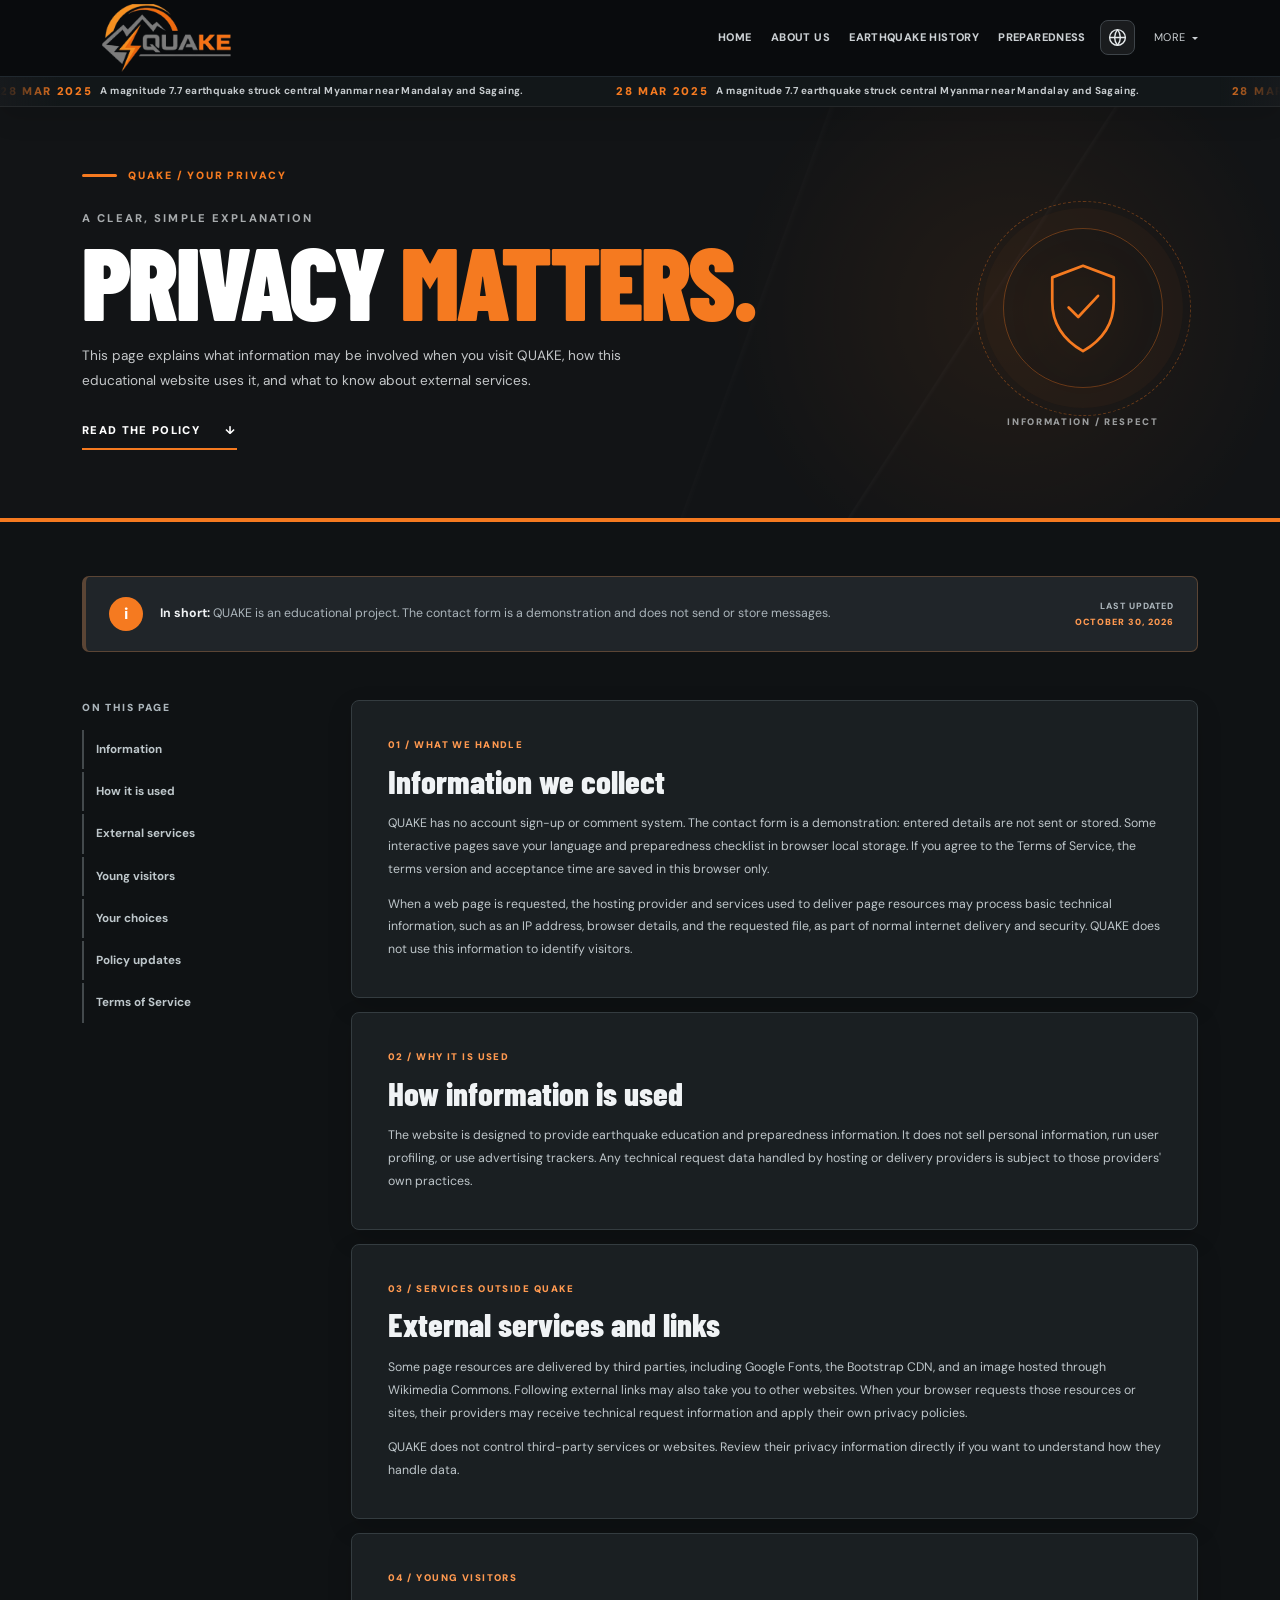
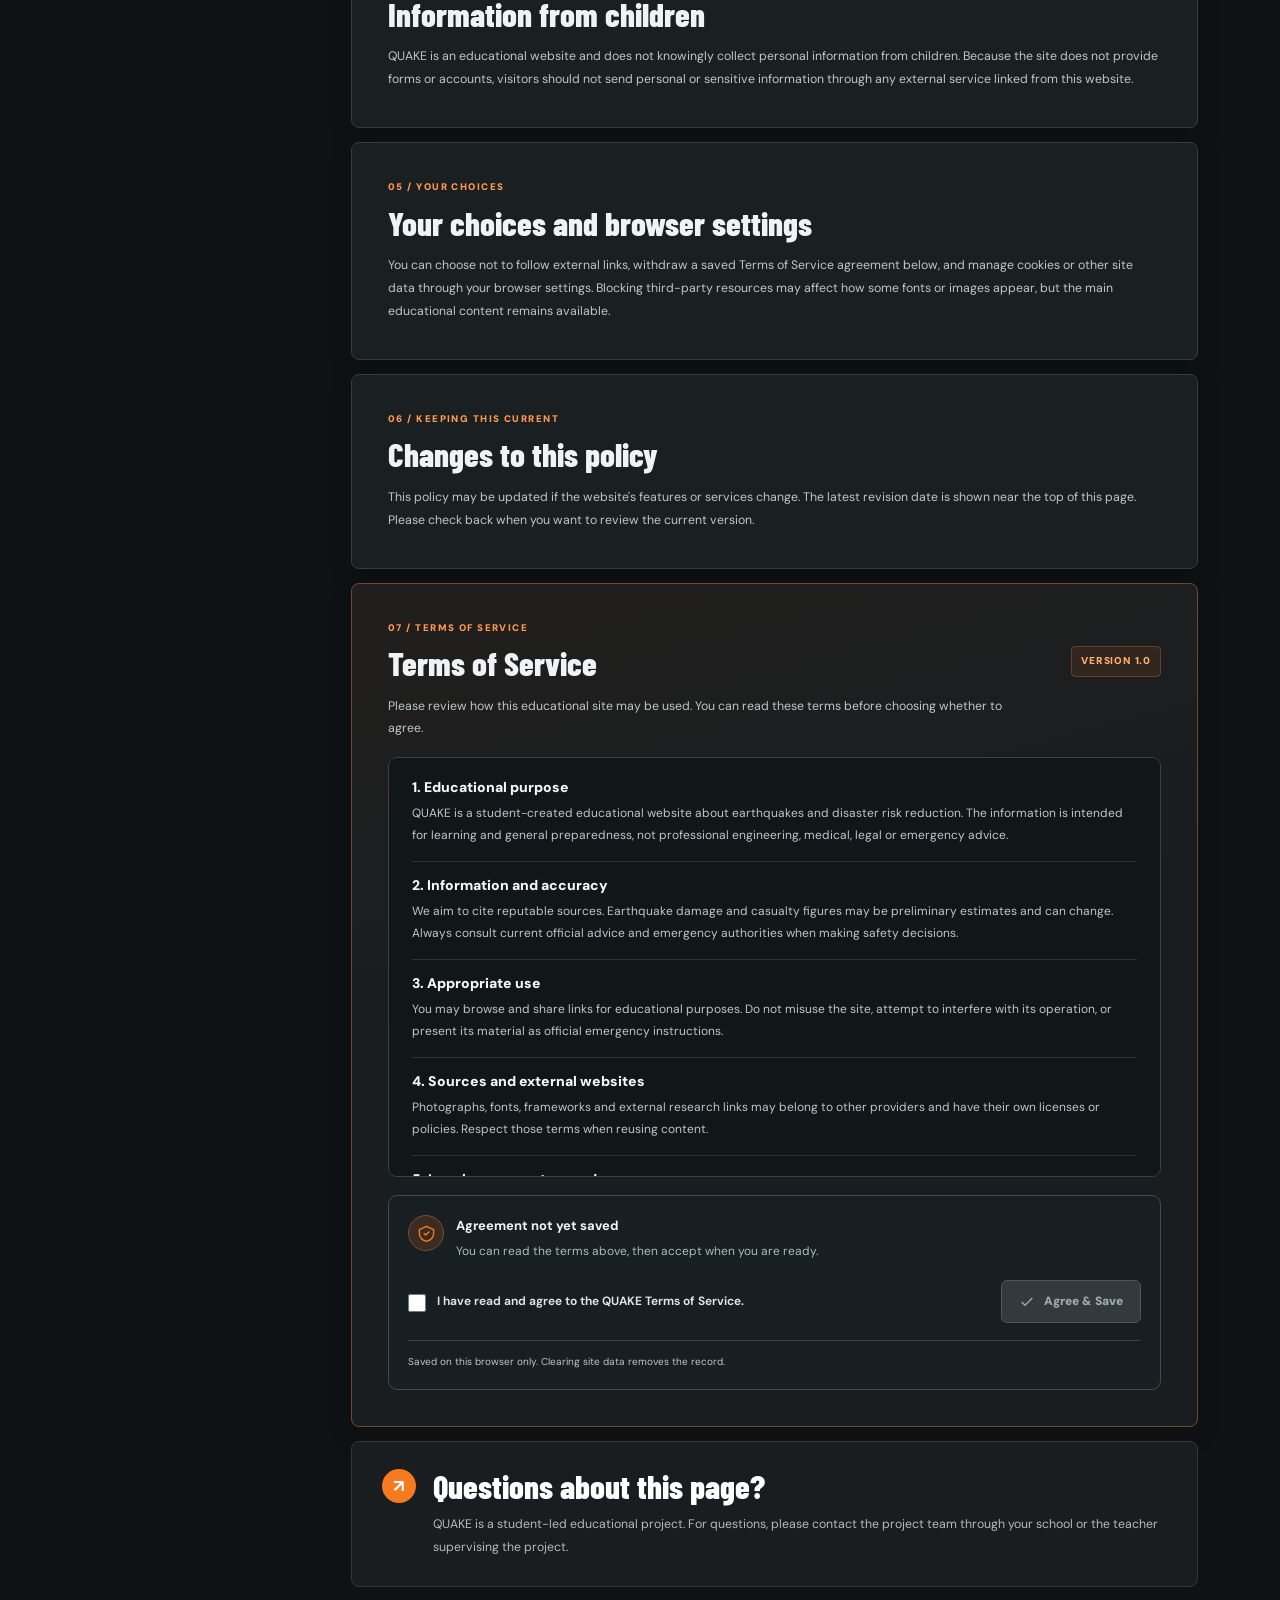
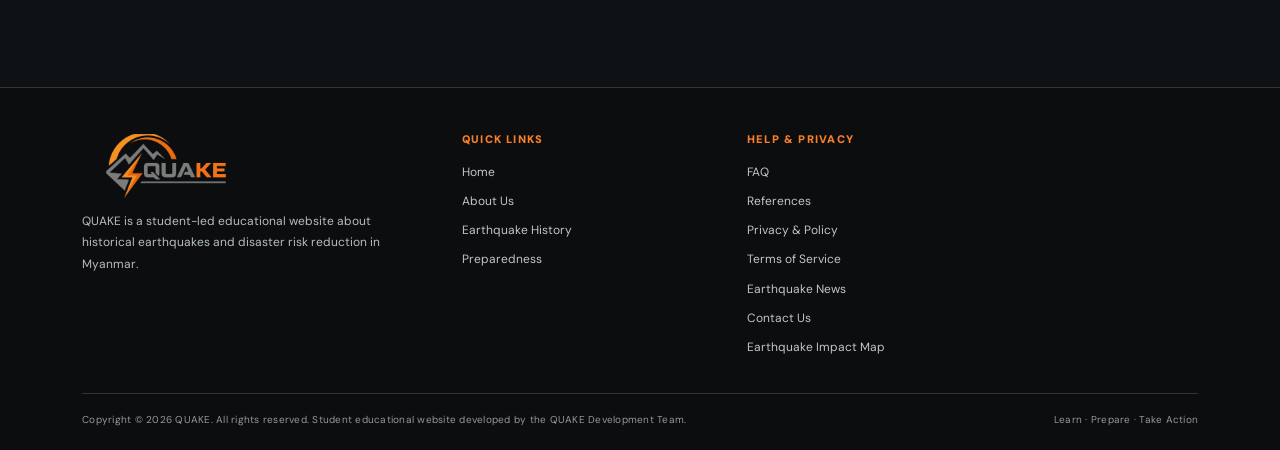
<file: privacy-policy.html>
<!doctype html>
<html lang="en">
  <head>
    <meta charset="utf-8"/>
    <meta content="width=device-width, initial-scale=1.0" name="viewport"/>
    <meta content="Read the QUAKE website privacy policy and learn how this student-led earthquake education project handles information." name="description"/>
    <title>Privacy &amp; Policy | QUAKE — Earthquake Risk Reduction</title>
    <link href="https://fonts.googleapis.com" rel="preconnect"/>
    <link crossorigin="" href="https://fonts.gstatic.com" rel="preconnect"/>
    <link href="https://fonts.googleapis.com/css2?family=Barlow+Condensed:wght@500;600;700;800;900&amp;family=DM+Sans:wght@400;500;600;700;800&amp;family=Noto+Sans+Myanmar:wght@400;500;600;700;800&amp;display=swap" rel="stylesheet"/>
    <link href="https://cdn.jsdelivr.net/npm/bootstrap@5.3.3/dist/css/bootstrap.min.css" rel="stylesheet"/>
    <link href="style.css" rel="stylesheet"/>
    <link href="privacy-policy.css" rel="stylesheet"/>
    <script defer="" src="privacy-policy.js"></script>
    <link href="secondary-dark.css" rel="stylesheet"/>
    <link href="site-shell.css" rel="stylesheet"/>
    <link href="Fav.png" rel="icon" type="image/png"/>
    <script defer="" src="site-shell.js"></script>
    <link href="terms-of-service.css" rel="stylesheet"/>
    <script defer="" src="terms-of-service.js"></script>
  </head>
  <body class="privacy-page" data-page="privacy-policy.html">
    <header class="site-header" id="quakeHeader">
      <nav aria-label="Main navigation" class="navbar navbar-expand-lg navbar-dark" data-i18n-aria="navLabel">
        <div class="container site-container quake-nav-shell">
          <a aria-label="QUAKE homepage" class="navbar-brand brand-slot" href="index.html">
            <img alt="QUAKE logo" class="brand-logo" src="PBL_Logo_trim.png"/>
          </a>
          <button aria-controls="mainNavbar" aria-expanded="false" aria-label="Toggle navigation" class="navbar-toggler custom-toggler" data-bs-target="#mainNavbar" data-bs-toggle="collapse" type="button">
            <span class="navbar-toggler-icon"></span>
          </button>
          <div class="collapse navbar-collapse" id="mainNavbar">
            <ul class="navbar-nav ms-auto align-items-lg-center">
              <li class="nav-item">
                <a class="nav-link" data-i18n="navHome" data-shell-key="home" href="index.html">Home</a>
              </li>
              <li class="nav-item">
                <a class="nav-link" data-i18n="navAbout" data-shell-key="about" href="about.html">About Us</a>
              </li>
              <li class="nav-item">
                <a class="nav-link" data-i18n="navHistory" data-shell-key="history" href="earthquake-history.html">Earthquake History</a>
              </li>
              <li class="nav-item nav-item--with-language">
                <a class="nav-link" data-i18n="navPreparedness" data-shell-key="preparedness" href="preparedness.html">Preparedness</a>
                <div aria-label="Language selector" class="lang-picker">
                  <button aria-expanded="false" aria-label="Change language" class="lang-button" type="button">
                    <svg aria-hidden="true" class="language-icon" focusable="false" viewbox="0 0 24 24">
                      <circle cx="12" cy="12" r="9"></circle>
                      <path d="M3 12h18M12 3a14 14 0 0 1 0 18M12 3a14 14 0 0 0 0 18"></path>
                    </svg>
                  </button>
                  <div aria-label="Language options" class="lang-menu" role="menu">
                    <button aria-checked="true" class="lang-option active" data-lang="en" role="menuitemradio" type="button">
                      <svg aria-hidden="true" class="flag flag--gb" focusable="false" viewbox="0 0 24 16">
                        <rect fill="#012169" height="16" width="24"></rect>
                        <path d="M0 0h3.5L24 12.5V16h-3.5L0 3.5zM24 0h-3.5L0 12.5V16h3.5L24 3.5z" fill="#fff"></path>
                        <path d="M0 0h1.7L24 13.6V16h-1.7L0 2.4zM24 0h-1.7L0 13.6V16h1.7L24 2.4z" fill="#c8102e"></path>
                        <path d="M9 0h6v16H9zM0 5h24v6H0z" fill="#fff"></path>
                        <path d="M10.2 0h3.6v16h-3.6zM0 6.2h24v3.6H0z" fill="#c8102e"></path></svg><span>English</span>
                    </button>
                    <button aria-checked="false" class="lang-option" data-lang="mm" role="menuitemradio" type="button">
                      <svg aria-hidden="true" class="flag flag--mm" focusable="false" viewbox="0 0 24 16">
                        <rect fill="#fecb00" height="5.34" width="24"></rect>
                        <rect fill="#34b233" height="5.34" width="24" y="5.33"></rect>
                        <rect fill="#ea2839" height="5.34" width="24" y="10.66"></rect>
                        <path d="m12 2.8 2.1 4.25 4.7.68-3.4 3.32.8 4.68-4.2-2.2-4.2 2.2.8-4.68-3.4-3.32 4.7-.68z" fill="#fff"></path></svg><span>Myanmar</span>
                    </button>
                  </div>
                </div>
              </li>
              <li class="nav-item dropdown">
                <button aria-expanded="false" class="nav-link dropdown-toggle" data-bs-toggle="dropdown" data-i18n="navMore" data-shell-key="more" id="moreMenu" type="button">
                  More
                </button>
                <ul aria-labelledby="moreMenu" class="dropdown-menu dropdown-menu-end">
                  <li>
                    <a class="dropdown-item" data-i18n="navFaq" data-shell-key="faq" href="faq.html">FAQ</a>
                  </li>
                  <li>
                    <a class="dropdown-item" data-i18n="navReferences" data-shell-key="references" href="references.html">References</a>
                  </li>
                  <li>
                    <a aria-current="page" class="dropdown-item active" data-i18n="navPrivacy" data-shell-key="privacy" href="privacy-policy.html">Privacy &amp; Policy</a>
                  </li>
                  <li><a class="dropdown-item" data-shell-key="news" href="earthquake-news.html">Earthquake News</a></li>
                  <li><a class="dropdown-item" data-shell-key="contact" href="contact.html">Contact Us</a></li>
                </ul>
              </li>
            </ul>
          </div>
        </div>
      </nav>
      <div aria-label="Historical earthquake fact" class="news-ticker">
        <div class="news-ticker-track">
          <span><strong>28 MAR 2025</strong> A magnitude 7.7 earthquake struck
            central Myanmar near Mandalay and Sagaing.</span><span aria-hidden="true"><strong>28 MAR 2025</strong> A magnitude 7.7 earthquake struck
            central Myanmar near Mandalay and Sagaing.</span>
        </div>
      </div>
    </header>
    <main>
      <section aria-labelledby="privacy-title" class="privacy-hero">
        <div aria-hidden="true" class="privacy-hero-pattern"></div>
        <div class="container site-container privacy-hero-inner">
          <div class="privacy-hero-copy">
            <div class="privacy-kicker">
              <span class="accent-line"></span>
              <span data-i18n="heroKicker">QUAKE / YOUR PRIVACY</span>
            </div>
            <p class="privacy-overline" data-i18n="heroOverline">
              A CLEAR, SIMPLE EXPLANATION
            </p>
            <h1 id="privacy-title">
              <span data-i18n="heroTitle">PRIVACY</span>
              <span data-i18n="heroTitleAccent">MATTERS.</span>
            </h1>
            <p class="privacy-hero-description" data-i18n="heroDescription">
              This page explains what information may be involved when you visit
              QUAKE, how this educational website uses it, and what to know
              about external services.
            </p>
            <a class="privacy-hero-link" href="#policy-details"><span data-i18n="readPolicy">READ THE POLICY</span>
              <span aria-hidden="true">↓</span></a>
          </div>
          <div aria-hidden="true" class="privacy-hero-mark">
            <span class="privacy-orbit orbit-one"></span>
            <span class="privacy-orbit orbit-two"></span>
            <svg class="privacy-shield" viewbox="0 0 120 140">
              <path d="M60 7 105 24v36c0 34-19 57-45 72C34 117 15 94 15 60V24L60 7Z"></path>
              <path d="m39 68 14 14 29-31"></path>
            </svg>
            <span class="privacy-mark-label" data-i18n="markLabel">INFORMATION / RESPECT</span>
          </div>
        </div>
      </section>
      <section aria-label="Privacy policy details" class="privacy-content" data-i18n-aria="policyDetails" id="policy-details">
        <div class="container site-container">
          <div class="privacy-summary">
            <span aria-hidden="true" class="privacy-summary-icon">i</span>
            <p>
              <strong data-i18n="summaryLabel">In short:</strong>
              <span data-i18n="summaryText">QUAKE is an educational project. It has no account sign-up or
                contact form and does not intentionally collect personal
                information through the site.</span>
            </p>
            <span class="privacy-updated"><span data-i18n="lastUpdated">LAST UPDATED</span><br/><strong data-i18n="updatedDate">OCTOBER 30, 2026</strong></span>
          </div>
          <div class="privacy-layout">
            <aside aria-label="On this page" class="privacy-sidebar" data-i18n-aria="onThisPage">
              <p data-i18n="onThisPage">ON THIS PAGE</p>
              <a data-i18n="sideInformation" href="#information">Information</a>
              <a data-i18n="sideUse" href="#use">How it is used</a>
              <a data-i18n="sideExternal" href="#third-parties">External services</a>
              <a data-i18n="sideChildren" href="#children">Young visitors</a>
              <a data-i18n="sideChoices" href="#your-choices">Your choices</a>
              <a data-i18n="sideChanges" href="#changes">Policy updates</a><a data-tos="sideLink" href="#terms-of-service">Terms of Service</a>
            </aside>
            <div class="privacy-sections">
              <article class="privacy-card" id="information">
                <span class="privacy-section-number" data-i18n="section1Label">01 / WHAT WE HANDLE</span>
                <h2 data-i18n="section1Title">Information we collect</h2>
                <p data-i18n="section1Body1">
                  QUAKE does not ask you to create an account or provide contact
                  details. Some pages save your selected language in browser
                  storage. If you agree to the Terms of Service, this browser
                  also stores the terms version and acceptance time; no account
                  is created.
                </p>
                <p data-i18n="section1Body2">
                  When a web page is requested, the hosting provider and
                  services used to deliver page resources may process basic
                  technical information, such as an IP address, browser details,
                  and the requested file, as part of normal internet delivery
                  and security. QUAKE does not use this information to identify
                  visitors.
                </p>
              </article>
              <article class="privacy-card" id="use">
                <span class="privacy-section-number" data-i18n="section2Label">02 / WHY IT IS USED</span>
                <h2 data-i18n="section2Title">How information is used</h2>
                <p data-i18n="section2Body">
                  The website is designed to provide earthquake education and
                  preparedness information. It does not sell personal
                  information, run user profiling, or use advertising trackers.
                  Any technical request data handled by hosting or delivery
                  providers is subject to those providers' own practices.
                </p>
              </article>
              <article class="privacy-card" id="third-parties">
                <span class="privacy-section-number" data-i18n="section3Label">03 / SERVICES OUTSIDE QUAKE</span>
                <h2 data-i18n="section3Title">External services and links</h2>
                <p data-i18n="section3Body1">
                  Some page resources are delivered by third parties, including
                  Google Fonts, the Bootstrap CDN, and an image hosted through
                  Wikimedia Commons. Following external links may also take you
                  to other websites. When your browser requests those resources
                  or sites, their providers may receive technical request
                  information and apply their own privacy policies.
                </p>
                <p data-i18n="section3Body2">
                  QUAKE does not control third-party services or websites.
                  Review their privacy information directly if you want to
                  understand how they handle data.
                </p>
              </article>
              <article class="privacy-card" id="children">
                <span class="privacy-section-number" data-i18n="section4Label">04 / YOUNG VISITORS</span>
                <h2 data-i18n="section4Title">Information from children</h2>
                <p data-i18n="section4Body">
                  QUAKE is an educational website and does not knowingly collect
                  personal information from children. Because the site does not
                  provide forms or accounts, visitors should not send personal
                  or sensitive information through any external service linked
                  from this website.
                </p>
              </article>
              <article class="privacy-card" id="your-choices">
                <span class="privacy-section-number" data-i18n="section5Label">05 / YOUR CHOICES</span>
                <h2 data-i18n="section5Title">
                  Your choices and browser settings
                </h2>
                <p data-i18n="section5Body">
                  You can manage browser site data and withdraw your Terms of
                  Service agreement below. Blocking third-party resources may
                  affect fonts or photographs, but the educational content
                  remains available.
                </p>
              </article>
              <article class="privacy-card" id="changes">
                <span class="privacy-section-number" data-i18n="section6Label">06 / KEEPING THIS CURRENT</span>
                <h2 data-i18n="section6Title">Changes to this policy</h2>
                <p data-i18n="section6Body">
                  This policy may be updated if the website's features or
                  services change. The latest revision date is shown near the
                  top of this page. Please check back when you want to review
                  the current version.
                </p>
              </article>
              <article aria-labelledby="tos-title" class="privacy-card terms-card" id="terms-of-service">
                <span class="privacy-section-number" data-tos="index">07 / TERMS OF SERVICE</span>
                <div class="tos-heading-line">
                  <div>
                    <h2 data-tos="title" id="tos-title">Terms of Service</h2>
                    <p class="tos-lead" data-tos="lead">
                      Please review how this educational site may be used. You
                      can read these terms before choosing whether to agree.
                    </p>
                  </div>
                  <span class="tos-version" data-tos="version">VERSION 1.0</span>
                </div>
                <div aria-label="Terms of Service text" class="tos-doc" id="tosDocument" tabindex="0">
                  <section>
                    <h3 data-tos="section1title">1. Educational purpose</h3>
                    <p data-tos="section1body">
                      QUAKE is a student-created educational website about
                      earthquakes and disaster risk reduction. The information
                      is intended for learning and general preparedness, not
                      professional engineering, medical, legal or emergency
                      advice.
                    </p>
                  </section>
                  <section>
                    <h3 data-tos="section2title">
                      2. Information and accuracy
                    </h3>
                    <p data-tos="section2body">
                      We aim to cite reputable sources. Earthquake damage and
                      casualty figures may be preliminary estimates and can
                      change. Always consult current official advice and
                      emergency authorities when making safety decisions.
                    </p>
                  </section>
                  <section>
                    <h3 data-tos="section3title">3. Appropriate use</h3>
                    <p data-tos="section3body">
                      You may browse and share links for educational purposes.
                      Do not misuse the site, attempt to interfere with its
                      operation, or present its material as official emergency
                      instructions.
                    </p>
                  </section>
                  <section>
                    <h3 data-tos="section4title">
                      4. Sources and external websites
                    </h3>
                    <p data-tos="section4body">
                      Photographs, fonts, frameworks and external research links
                      may belong to other providers and have their own licenses
                      or policies. Respect those terms when reusing content.
                    </p>
                  </section>
                  <section>
                    <h3 data-tos="section5title">5. Local agreement record</h3>
                    <p data-tos="section5body">
                      If you accept, this browser stores only the terms version
                      and your acceptance time in localStorage. QUAKE does not
                      send this agreement record to a server. You may withdraw
                      acceptance below or clear your browser's site data.
                    </p>
                  </section>
                  <section>
                    <h3 data-tos="section6title">
                      6. Changes and availability
                    </h3>
                    <p data-tos="section6body">
                      Content and these terms may be revised as the school
                      project develops. A new terms version will ask you to
                      agree again. The site is provided on an educational,
                      as-available basis.
                    </p>
                  </section>
                </div>
                <div aria-live="polite" class="tos-agreement" id="tosAgreement">
                  <div class="tos-agreement-top">
                    <span aria-hidden="true" class="tos-state-icon"><svg fill="none" height="19" stroke="currentColor" stroke-linecap="round" stroke-linejoin="round" stroke-width="1.8" viewbox="0 0 24 24" width="19">
                        <path d="M12 3 21 7v5c0 5-3.5 8.4-9 10-5.5-1.6-9-5-9-10V7z"></path>
                        <path d="m9 12 2 2 4-4"></path></svg></span>
                    <div>
                      <strong data-tos="pending" id="tosStatusTitle">Agreement not yet saved</strong>
                      <p data-tos="pendingDescription" id="tosStatusDescription">
                        You can read the terms above, then accept when you are
                        ready.
                      </p>
                    </div>
                  </div>
                  <div class="tos-pending" id="tosPending">
                    <label class="tos-check"><input id="tosCheckbox" type="checkbox"/><span data-tos="checkbox">I have read and agree to the QUAKE Terms of
                        Service.</span></label>
                    <button class="tos-accept" disabled="" id="tosAccept" type="button">
                      <svg fill="none" height="16" stroke="currentColor" stroke-width="2" viewbox="0 0 24 24" width="16">
                        <path d="M20 6 9 17l-5-5"></path></svg><span data-tos="accept">Agree &amp; Save</span>
                    </button>
                  </div>
                  <div class="tos-accepted" hidden="" id="tosAccepted">
                    <p id="tosAcceptedOn"></p>
                    <button class="tos-revoke" data-tos="revoke" id="tosRevoke" type="button">
                      Withdraw agreement
                    </button>
                  </div>
                  <p class="tos-storage-notice" data-tos="localNote">
                    Saved on this browser only. Clearing site data removes the
                    record.
                  </p>
                  <p class="tos-error" hidden="" id="tosError" role="alert"></p>
                </div>
              </article>
              <div class="privacy-contact">
                <span aria-hidden="true" class="privacy-contact-icon">↗</span>
                <div>
                  <h2 data-i18n="contactTitle">Questions about this page?</h2>
                  <p data-i18n="contactBody">
                    QUAKE is a student-led educational project. For questions,
                    please contact the project team through your school or the
                    teacher supervising the project.
                  </p>
                </div>
              </div>
            </div>
          </div>
        </div>
      </section>
    </main>
    <footer class="site-footer" id="site-footer">
      <div class="container site-container">
        <div class="row gy-3 footer-columns">
          <div class="col-md-4">
            <a aria-label="QUAKE homepage" class="footer-brand-slot" href="index.html">
              <img alt="QUAKE logo" class="footer-brand-logo" src="PBL_Logo_trim.png"/>
            </a>
            <p>
              QUAKE is a student-led educational website about historical
              earthquakes and disaster risk reduction in Myanmar.
            </p>
          </div>
          <div class="col-6 col-md-3">
            <h3 data-shell-key="quick">QUICK LINKS</h3>
            <a data-shell-key="home" href="index.html">Home</a><a data-shell-key="about" href="about.html">About Us</a><a data-shell-key="history" href="earthquake-history.html">Earthquake History</a><a data-shell-key="preparedness" href="preparedness.html">Preparedness</a>
          </div>
          <div class="col-6 col-md-5 footer-help">
            <h3 data-shell-key="help">HELP &amp; PRIVACY</h3>
            <a data-shell-key="faq" href="faq.html">FAQ</a><a data-shell-key="references" href="references.html">References</a><a data-shell-key="privacy" href="privacy-policy.html">Privacy &amp; Policy</a><a data-shell-key="terms" href="privacy-policy.html#terms-of-service">Terms of Service</a><a data-shell-key="news" href="earthquake-news.html">Earthquake News</a><a data-shell-key="contact" href="contact.html">Contact Us</a><a data-shell-key="map" href="earthquake-map.html">Earthquake Impact Map</a>
          </div>
        </div>
        <div class="footer-bottom">
          <span>Copyright © 2026 QUAKE. All rights reserved. Student educational
            website developed by the QUAKE Development Team.</span><span data-shell-key="motto">LEARN · PREPARE · TAKE ACTION</span>
        </div>
      </div>
    </footer>
    <script src="https://cdn.jsdelivr.net/npm/bootstrap@5.3.3/dist/js/bootstrap.bundle.min.js"></script>
  </body>
</html>
</file>
<file: about.css>
/* General settings */
*,
*::before,
*::after {
  box-sizing: border-box;
}

:root {
  --orange: #f57a20;
  --black: #101214;
  --card-dark: #101214;
  --white: #fff;
}

body {
  margin: 0;
  background: #000;
  color: #fff;
  font-family: Arial, sans-serif;
}

/* Header Section */
.page-header {
    background-color: var(--bg-light);
    padding: 80px 0;
    text-align: center;
}
.page-header h1 { color: var(--text-dark); font-weight: 700; margin-bottom: 10px; }
.breadcrumb-text { color: var(--accent-blue); font-size: 0.9rem; }

.card {
  background-color: #edf1f4;
  border-radius: 15px;
}

.container.mt-5 {
    padding-top: 50px;
}


/* --- mission and vision section --- */
.mv-section {
    background: white;
    
    padding: 80px 40px;
    box-shadow: 0 20px 40px rgba(0,0,0,0.03);
    margin-top: 50px;
    
}

.mv-title {
    font-size: 2.5rem;
    margin-bottom: 20px;
    color: #2c3e50;
}

.separator-line {
    display: inline-block;
    width: 2px;
    height: 150px;
    background-color: #2c3e50;
    margin: 0 30px;
}

.mv-text {
    font-size: 1.1rem;
    line-height: 1.8;
    max-width: 400px;
}

/* Section and heading */
.team-section {
  max-width: 1200px;
  margin: 0 auto;
  padding: 60px 30px 100px;
}

.team-section h1 {
  margin: 0;
  text-align: center;
  font-size: 30px;
  font-weight: 700;
}

.team-section h1 span {
  color: var(--orange);
}

/* Equal spacing and alignment */
.team-grid {
  display: grid;
  grid-template-columns: repeat(3, minmax(0, 1fr));
  gap: 50px;
  margin-top: 125px;
}

.team-card-wrapper {
  --angle-start: 17deg;
  --angle-end: 23deg;

  position: relative;
  isolation: isolate;
  width: 100%;
  max-width: 250px;
  margin: 0 auto;
  transition: transform 350ms ease;
}

/* White rounded rectangle behind each card */
.team-card-wrapper::before {
  content: "";
  position: absolute;
  inset: 0;
  z-index: 0;
  border-radius: 28px;
  background: #f5f5f5;
  pointer-events: none;

  transform: rotate(var(--angle-start));
  transform-origin: center;
  animation: background-rock 5s ease-in-out infinite;

  transition: box-shadow 350ms ease;
}

/* Middle card leans in the opposite direction */
.team-card-wrapper:nth-child(2) {
  --angle-start: -17deg;
  --angle-end: -23deg;
}

.team-card-wrapper:nth-child(2)::before {
  animation-delay: -1.7s;
}

.team-card-wrapper:nth-child(3)::before {
  animation-delay: -3.3s;
}

/* Shared style for ALL three cards */
.team-card {
  position: relative;
  z-index: 1;

  display: flex;
  flex-direction: column;
  align-items: center;

  width: 100%;
  min-height: 260px;
  padding: 90px 18px 30px;

  background: var(--orange);
  border-radius: 24px;
  text-align: center;

  box-shadow: 0 14px 35px rgb(0 0 0 / 25%);
}

/* Dark middle card */
.team-card-dark {
  background: var(--card-dark);
}

/* Member photo */
.profile-img-box {
  position: absolute;
  top: -56px;
  left: 50%;
  transform: translateX(-50%);

  width: 112px;
  height: 112px;
  overflow: hidden;

  border: 5px solid var(--black);
  border-radius: 50%;
  background: var(--black);

  box-shadow: 0 8px 20px rgb(0 0 0 / 20%);
}

.team-card-dark .profile-img-box {
  border-color: var(--orange);
  background: var(--orange);
}

.profile-img-box img {
  display: block;
  width: 100%;
  height: 100%;
  object-fit: cover;
  object-position: center;
  transition: transform 400ms ease;
}

/* Member details */
.member-name {
  margin: 0 0 12px;
  color: var(--white);
  font-size: 1.08rem;
  font-weight: 500;
  line-height: 1.4;
}

.member-role {
  margin: 0 0 30px;
  color: var(--white);
  font-size: 0.95rem;
  line-height: 1.5;
}

.team-card-dark .member-role {
  color: #ccc;
}

/* Social buttons */
.social-links {
  display: flex;
  justify-content: center;
  flex-wrap: wrap;
  gap: 10px;
  margin-top: auto;
}

.social-links a {
  display: inline-flex;
  align-items: center;
  justify-content: center;

  width: 35px;
  height: 35px;
  border-radius: 50%;

  background: var(--black);
  color: var(--white);
  text-decoration: none;
  font-size: 1rem;

  transition:
    transform 250ms ease,
    background-color 250ms ease,
    color 250ms ease;
}

.team-card-dark .social-links a {
  background: var(--orange);
}

.social-links a:hover {
  transform: translateY(-4px);
  background: var(--white);
  color: var(--black);
}

.social-links a:focus-visible {
  outline: 3px solid var(--white);
  outline-offset: 4px;
}

/* Lift the card when a social link receives keyboard focus */
.team-card-wrapper:focus-within {
  transform: translateY(-8px);
}

/* Hover effects on devices with a mouse */
@media (hover: hover) {
  .team-card-wrapper:hover {
    transform: translateY(-8px);
  }

  .team-card-wrapper:hover::before {
    box-shadow: 0 0 30px rgb(255 255 255 / 18%);
  }

  .team-card-wrapper:hover .profile-img-box img {
    transform: scale(1.06);
  }
}

/* Small rocking motion — never a full rotation */
@keyframes background-rock {
  0%,
  100% {
    transform: rotate(var(--angle-start)) scale(1);
  }

  50% {
    transform: rotate(var(--angle-end)) scale(1.025);
  }
}

/* Tablets: two cards, with the third centered */
@media (max-width: 1000px) {
  .team-grid {
    max-width: 650px;
    margin-inline: auto;
    grid-template-columns: repeat(2, minmax(0, 1fr));
    column-gap: 70px;
    row-gap: 120px;
  }

  .team-card-wrapper:last-child {
    grid-column: 1 / -1;
  }
}

/* Phones: one centered card per row */
@media (max-width: 640px) {
  .team-section {
    padding: 45px 18px 70px;
    overflow-x: clip;
  }

  .team-grid {
    width: min(100%, 360px);
    grid-template-columns: minmax(0, 1fr);
    gap: 100px;
    margin: 100px auto 0;
  }

  .team-card-wrapper {
    max-width: 280px;
  }

  .team-card-wrapper:last-child {
    grid-column: auto;
  }

  .social-links a {
    width: 42px;
    height: 42px;
  }
}

/* Respect reduced-motion preferences */
@media (prefers-reduced-motion: reduce) {
  .team-card-wrapper::before {
    animation: none;
  }

  .team-card-wrapper,
  .team-card-wrapper::before,
  .profile-img-box img,
  .social-links a {
    transition: none;
  }

  .team-card-wrapper:hover,
  .team-card-wrapper:focus-within,
  .team-card-wrapper:hover .profile-img-box img,
  .social-links a:hover {
    transform: none;
  }
}
/* Match the typography and accent used throughout QUAKE. */
body { font-family: "DM Sans", "Noto Sans Myanmar", Arial, sans-serif; }
main h1, main h2, .contact-header h1 { font-family: "Barlow Condensed", "Noto Sans Myanmar", sans-serif; }
html[lang="my"] body, html[lang="my"] main h1, html[lang="my"] main h2 { font-family: "Noto Sans Myanmar", "DM Sans", sans-serif; line-height: 1.6; }

/* Branded dark panels balance the light page surfaces. */
.intro { padding-top: 72px !important; padding-bottom: 55px !important; }
.intro h6 { color: #f57a20 !important; letter-spacing: .16em; font-weight: 800; }
.intro h2 { color: #fff; font-size: clamp(2.7rem, 5vw, 4.4rem); line-height: 1.04; }
.intro p.text-muted { color: #cbd0d3 !important; }
.goals-container { max-width: 1120px; padding-bottom: 18px; }
.sdg-card {
  position: relative;
  z-index: 1;
  margin: 0 32px -32px;
  padding: 32px 36px;
  border: 1px solid #3b3d3e;
  border-radius: 16px;
  background: #1b1d1f;
  color: #f6f6f6;
  box-shadow: 0 16px 45px #0004;
}
.sdg-card h4 { color: #fff; font-family: "Barlow Condensed", sans-serif; font-size: 1.9rem; }
.sdg-card .row { text-align: center; }
.sdg-icon { display: inline-block; margin-bottom: 12px; color: #f57a20; font-size: 2rem; }
.sdg-text { margin: 0; color: #ededed; font-size: .88rem; line-height: 1.5; }
.sdg-divider { width: 1px; height: 68px; background: #505050; }
.vision-mission-base {
  padding: 76px 48px 46px;
  border-radius: 16px;
  background: #f4f4f2;
  color: #17191b;
}
.vm-header { display: flex; align-items: center; gap: 12px; margin-bottom: 14px; }
.vm-header h2 { color: #17191b; font-size: 2.1rem; }
.vm-icon { color: #d76013; font-size: 1.55rem; }
.vision-mission-base p.text-muted { color: #4d5358 !important; line-height: 1.8; }
.vision-mission-base .border-start { border-color: #d1d1ce !important; }
.team-card:not(.team-card-dark) .member-name,
.team-card:not(.team-card-dark) .member-role { color: #18120e; }
.team-card-dark .member-name { color: #fff; }
.team-card-dark .member-role { color: #e0e0e0; }
@media (max-width: 767px) {
  .intro { padding: 52px 24px 42px !important; }
  .sdg-card { margin: 0 8px -22px; padding: 25px 18px; }
  .sdg-card .row { display: grid; grid-template-columns: 1fr; gap: 22px; }
  .sdg-card .col-auto { display: none; }
  .vision-mission-base { padding: 52px 26px 30px; }
  .vision-mission-base .border-start { border: 0 !important; }
}
</file>
<file: site-shell.css>
@import url("https://fonts.googleapis.com/css2?family=Noto+Sans+Myanmar:wght@400;500;600;700;800&display=swap");

/* QUAKE / one consistent site-wide header and footer */
#quakeHeader.site-header {
  position: sticky;
  top: 0;
  z-index: 1050;
  background: rgba(10, 12, 14, 0.97);
  border-bottom: 1px solid #25282a;
  backdrop-filter: blur(14px);
}
#quakeHeader .navbar {
  min-height: 76px;
  padding: 0;
  overflow: visible;
}
#quakeHeader .quake-nav-shell {
  position: relative;
  display: flex;
  align-items: center;
  gap: 16px;
  min-height: 76px;
}
#quakeHeader .brand-slot {
  width: 169px;
  min-width: 169px;
  flex: 0 0 169px;
  height: 76px;
  display: flex;
  align-items: center;
  justify-content: flex-start;
  overflow: visible;
  margin: 0;
  padding: 0;
}
#quakeHeader .brand-logo {
  position: static !important;
  display: block !important;
  width: 170px !important;
  height: 74px !important;
  max-height: 74px !important;
  max-width: 170px !important;
  object-fit: contain !important;
  transform: none !important;
  filter: none !important;
}
#quakeHeader .navbar-collapse {
  min-width: 0;
}
#quakeHeader .navbar-nav {
  display: flex;
  align-items: center;
  gap: clamp(11px, 1.5vw, 24px);
  margin-left: auto !important;
}
#quakeHeader .navbar-nav > .nav-item {
  min-width: 0;
}
#quakeHeader .nav-link {
  color: #cbd0d3 !important;
  font-family: "DM Sans", Arial, sans-serif;
  font-size: 11px !important;
  line-height: 1.4 !important;
  font-weight: 800;
  letter-spacing: 0.035em !important;
  padding: 12px 0 !important;
  text-transform: uppercase;
  transition: color 0.2s ease;
  white-space: nowrap;
  transform: none !important;
}
#quakeHeader .nav-link:hover,
#quakeHeader .nav-link.active,
#quakeHeader .dropdown.show > .nav-link {
  color: #f57a20 !important;
}
#quakeHeader .nav-item--with-language {
  display: flex;
  align-items: center;
  justify-content: space-between;
  gap: 14px;
}
#quakeHeader .lang-picker {
  position: relative;
  margin: 0;
  flex: none;
}
#quakeHeader .lang-button {
  width: 35px;
  height: 35px;
  display: grid;
  place-items: center;
  border: 1px solid #3e4449;
  border-radius: 8px;
  background: #1a1c1e;
  color: #e6eaec;
  transition:
    border-color 0.2s,
    background 0.2s;
}
#quakeHeader .lang-button:hover,
#quakeHeader .lang-button[aria-expanded="true"] {
  border-color: #f57a20;
  background: #28211c;
}
#quakeHeader .language-icon {
  display: block;
  width: 21px;
  height: 21px;
  fill: none;
  stroke: currentColor;
  stroke-width: 1.6;
  stroke-linecap: round;
  stroke-linejoin: round;
}
#quakeHeader .lang-menu {
  position: absolute;
  top: calc(100% + 10px);
  right: 0;
  min-width: 174px;
  background: #1d2023;
  color: #fff;
  border: 1px solid #393d41;
  border-radius: 9px;
  box-shadow: 0 15px 34px rgba(0, 0, 0, 0.35);
  padding: 6px;
  opacity: 0;
  visibility: hidden;
  pointer-events: none;
  transform: translateY(-7px);
  transition:
    opacity 0.16s,
    transform 0.16s,
    visibility 0.16s;
  z-index: 1080;
}
#quakeHeader .lang-picker.is-open .lang-menu {
  opacity: 1;
  visibility: visible;
  pointer-events: auto;
  transform: translateY(0);
}
#quakeHeader .lang-option {
  width: 100%;
  border: 0;
  text-align: left;
  cursor: pointer;
  color: #d6dbde;
  background: transparent;
  border-radius: 6px;
  display: flex;
  align-items: center;
  gap: 10px;
  font-size: 12px;
  min-height: 37px;
  padding: 7px 10px;
}
#quakeHeader .lang-option:hover,
#quakeHeader .lang-option.active {
  color: #ffa35b;
  background: #30251f;
}
#quakeHeader .flag {
  width: 24px;
  height: 16px;
  flex: 0 0 24px;
  display: block;
  overflow: hidden;
  border-radius: 2px;
}
#quakeHeader .navbar-toggler {
  margin-left: auto;
  border: 1px solid #45494d;
  background: #1e2022;
  padding: 8px 10px;
  border-radius: 7px;
  box-shadow: none !important;
  flex: 0 0 auto;
}
#quakeHeader .navbar-toggler-icon {
  width: 22px;
  height: 22px;
}
#quakeHeader .nav-item.dropdown {
  position: relative;
}
#quakeHeader button.nav-link.dropdown-toggle {
  border: 0;
  background: none;
  text-align: left;
  font: inherit;
  cursor: pointer;
}
#quakeHeader .dropdown-menu {
  min-width: 218px;
  background: #1a1d20;
  border: 1px solid #34393d;
  border-radius: 9px;
  padding: 7px;
  box-shadow: 0 15px 35px #0005;
}
#quakeHeader .dropdown-item {
  color: #d9dcde;
  white-space: normal;
  padding: 10px 12px;
  font-size: 11px;
  line-height: 1.45;
  border-radius: 5px;
  letter-spacing: 0.035em;
  font-weight: 800;
  text-transform: uppercase;
}
#quakeHeader .dropdown-item:hover,
#quakeHeader .dropdown-item.active,
#quakeHeader .dropdown-item:focus {
  color: #ff9b4e;
  background: #39281c;
}
#quakeHeader .news-ticker {
  position: relative;
  height: 30px;
  overflow: hidden;
  border-top: 1px solid #20282e;
  background: #121719;
  white-space: nowrap;
}
#quakeHeader .news-ticker-track {
  display: flex;
  align-items: center;
  width: max-content;
  min-height: 29px;
  padding: 0;
  animation: quake-ticker-scroll 31s linear infinite;
  will-change: transform;
}
#quakeHeader .news-ticker-track > span {
  display: inline-flex;
  align-items: center;
  flex: 0 0 auto;
  gap: 8px;
  padding-right: 60px;
  color: #c6cbce;
  font-size: 10px;
  font-weight: 700;
  letter-spacing: .04em;
}
#quakeHeader .news-ticker-track strong {
  color: #f57a20;
}
@keyframes quake-ticker-scroll {
  to { transform: translateX(-50%); }
}
#quakeHeader .lang-button:focus-visible,
#quakeHeader .navbar-toggler:focus-visible,
#quakeHeader a:focus-visible,
#quakeHeader button:focus-visible {
  outline: 2px solid #f57a20;
  outline-offset: 3px;
}
/* Shared footer */
.site-footer#site-footer {
  background: #0b0d0e;
  color: #e0e3e5;
  border-top: 1px solid #323638;
  padding: 43px 0 22px;
  position: relative;
}
.site-footer#site-footer .footer-columns {
  align-items: start;
}
.site-footer#site-footer .footer-brand-slot {
  display: flex;
  align-items: center;
  justify-content: flex-start;
  width: 170px;
  height: 70px;
  min-height: 70px;
  margin: 0 0 10px;
  padding: 0;
  overflow: visible;
}
.site-footer#site-footer .footer-brand-logo {
  display: block;
  width: 168px;
  height: 70px;
  max-height: 70px;
  object-fit: contain;
  margin: 0;
  transform: none !important;
}
.site-footer#site-footer .footer-columns p {
  color: #b6bec2;
  font-size: 12px;
  line-height: 1.8;
  max-width: 330px;
  margin: 0;
}
.site-footer#site-footer h3 {
  color: #f77f2a;
  font-size: 11px;
  font-weight: 900;
  letter-spacing: 0.11em;
  margin: 2px 0 17px;
}
.site-footer#site-footer a:not(.footer-brand-slot) {
  display: block;
  color: #c0c6ca;
  font-size: 12px;
  text-decoration: none;
  line-height: 1.6;
  margin-bottom: 10px;
  transition: color 0.15s;
}
.site-footer#site-footer a:not(.footer-brand-slot):hover {
  color: #f57a20;
}
.site-footer#site-footer .footer-bottom {
  margin-top: 26px;
  padding-top: 18px;
  border-top: 1px solid #2f3436;
  color: #92999e;
  font-size: 10px;
  line-height: 1.6;
  letter-spacing: 0.025em;
  display: flex;
  align-items: center;
  justify-content: space-between;
  gap: 22px;
  text-transform: none;
}
/* Homepage-only notice with snowfall contained inside the notice. */
.development-notice {
  position: fixed;
  z-index: 1200;
  right: max(12px, env(safe-area-inset-right));
  bottom: max(12px, env(safe-area-inset-bottom));
  width: min(340px, calc(100vw - 24px));
  overflow: hidden;
  border: 1px solid #244c78;
  border-left: 4px solid #55aaff;
  border-radius: 10px;
  background: #10233a;
  color: #eef7ff;
  box-shadow: 0 16px 44px #0008;
  animation: notice-enter 0.35s ease-out both;
}
.development-notice.is-dismissing {
  opacity: 0;
  transform: translateY(10px);
  transition: opacity 0.25s ease, transform 0.25s ease;
}
.development-notice__snow {
  position: absolute;
  z-index: 0;
  inset: 0;
  overflow: hidden;
  pointer-events: none;
  color: #b9dcff;
}
.notice-snowflake {
  position: absolute;
  top: -20px;
  left: var(--sx);
  width: var(--sz);
  height: var(--sz);
  opacity: 0.65;
  animation: snow-fall var(--dur) linear var(--delay) infinite;
}
.notice-snowflake svg {
  display: block;
  width: 100%;
  height: 100%;
}
@keyframes snow-fall {
  0% {
    transform: translate3d(0, -8px, 0) rotate(0deg);
    opacity: 0;
  }
  12% {
    opacity: 0.65;
  }
  100% {
    transform: translate3d(var(--drift), 135px, 0) rotate(220deg);
    opacity: 0;
  }
}
.development-notice__content {
  position: relative;
  z-index: 1;
  display: grid;
  grid-template-columns: 28px minmax(0, 1fr) 28px;
  align-items: center;
  gap: 10px;
  width: 100%;
  padding: 12px;
  margin: 0;
}
.development-notice__icon {
  display: grid;
  width: 28px;
  height: 28px;
  place-items: center;
  border-radius: 50%;
  background: #1d4772;
  color: #a8d5ff;
}
.development-notice__icon svg {
  width: 18px;
  height: 18px;
}
.development-notice__copy {
  display: grid;
  gap: 2px;
  min-width: 0;
  justify-items: start;
  text-align: left;
}
.development-notice__eyebrow {
  color: #a8d5ff;
  font-size: 9px;
  font-weight: 800;
  letter-spacing: 0.08em;
}
.development-notice__copy strong {
  color: #c9e5ff;
  font-size: 12px;
  line-height: 1.5;
}
.development-notice__message {
  color: #d7e8f7;
  font-size: 11px;
  line-height: 1.65;
}
.notice-brown-letter {
  color: #b8aa96;
}
.development-notice__close {
  display: grid;
  width: 28px;
  height: 28px;
  place-items: center;
  border: 1px solid #3b6288;
  border-radius: 8px;
  background: transparent;
  color: #e0efff;
  cursor: pointer;
}
.development-notice__close:hover {
  background: #1c3c5d;
}
.development-notice__close svg {
  width: 17px;
  height: 17px;
}
@keyframes notice-enter {
  from {
    opacity: 0;
    transform: translateY(-12px);
  }
  to {
    opacity: 1;
    transform: translateY(0);
  }
}
@media (min-width: 992px) {
  #quakeHeader .navbar-collapse {
    display: flex !important;
    flex: 1;
    justify-content: flex-end;
  }
}
@media (max-width: 991.98px) {
  #quakeHeader.site-header {
    position: relative;
    z-index: 1050;
  }
  #quakeHeader .navbar {
    min-height: 70px;
  }
  #quakeHeader .quake-nav-shell {
    min-height: 70px;
    flex-wrap: nowrap;
    padding-right: 0;
    padding-left: 0;
  }
  #quakeHeader .quake-nav-shell > .lang-picker {
    position: absolute;
    top: 50%;
    right: 54px;
    margin: 0;
    transform: translateY(-50%);
    z-index: 1070;
  }
  #quakeHeader .brand-slot {
    width: 155px;
    min-width: 155px;
    flex-basis: 155px;
    height: 70px;
  }
  #quakeHeader .brand-logo {
    width: 153px !important;
    height: 68px !important;
    max-width: 153px !important;
    max-height: 68px !important;
  }
  #quakeHeader .navbar-collapse {
    position: absolute !important;
    top: calc(100% + 30px) !important;
    left: -4vw !important;
    right: -4vw !important;
    flex-basis: auto !important;
    width: auto !important;
    margin: 0 !important;
    background: #101315 !important;
    border: 1px solid #2c3135 !important;
    border-top: 1px solid #34393c !important;
    border-radius: 0 0 13px 13px;
    padding: 10px 18px 17px !important;
    max-height: calc(100dvh - 101px);
    overflow-y: auto;
    overflow-x: hidden;
    box-shadow: 0 17px 25px #0006;
    z-index: 1060;
  }
  #quakeHeader .navbar-nav {
    display: flex;
    flex-direction: column;
    align-items: stretch !important;
    gap: 0 !important;
    width: 100%;
    padding: 0;
    margin: 0 !important;
  }
  #quakeHeader .navbar-nav > .nav-item {
    min-height: 49px;
    display: flex;
    flex-direction: column;
    justify-content: center;
    border-bottom: 1px solid #292e31;
    margin: 0;
    padding: 0;
  }
  #quakeHeader .nav-link {
    font-size: 12px !important;
    display: flex;
    align-items: center;
    justify-content: flex-start;
    min-height: 48px;
    padding: 12px 9px !important;
    margin: 0 !important;
    width: 100%;
    border: 0;
    text-align: left;
    white-space: normal;
  }
  #quakeHeader .nav-item--with-language {
    flex-direction: row !important;
    align-items: center !important;
    justify-content: space-between !important;
    gap: 8px !important;
    min-height: 53px;
  }
  #quakeHeader .nav-item--with-language > .nav-link {
    width: auto;
    flex: 1;
    min-width: 0;
  }
  #quakeHeader .nav-item--with-language > .lang-picker {
    margin: 0 4px 0 0 !important;
    flex: 0 0 37px;
    align-self: center;
  }
  #quakeHeader .quake-nav-shell > .lang-picker .lang-menu {
    position: absolute;
    top: calc(100% + 54px);
    right: 0;
  }
  #quakeHeader .navbar-toggler {
    margin-left: auto;
  }
  #quakeHeader .dropdown {
    align-items: stretch !important;
  }
  #quakeHeader .dropdown > .nav-link {
    justify-content: space-between;
  }
  #quakeHeader .dropdown-menu {
    position: static !important;
    float: none;
    width: 100%;
    margin: 0 0 10px !important;
    background: #1b1f22;
    border: 1px solid #2b3135;
    box-shadow: none;
    transform: none !important;
  }
  #quakeHeader .dropdown-item {
    padding: 12px 13px;
  }
  #quakeHeader .news-ticker {
    height: 30px;
  }
  .site-footer#site-footer {
    padding: 35px 0 20px;
  }
  .site-footer#site-footer .footer-bottom {
    align-items: flex-start;
    flex-direction: column;
    gap: 8px;
  }
}
html:lang(my) body,
html:lang(my) button,
html:lang(my) input,
html:lang(my) textarea,
html:lang(my) select,
html:lang(my) body * {
  font-family: "Noto Sans Myanmar", "Myanmar Text", "Segoe UI", sans-serif;
}
html:lang(my) body {
  line-height: 1.85;
}
html:lang(my) body :where(p, li, summary, label, button, a, input, textarea, select, small, strong, span, h1, h2, h3, h4, h5, h6) {
  letter-spacing: normal !important;
  text-transform: none !important;
}
html:lang(my) body :where(p, li, summary, label, button, a, input, textarea, select, small, strong, span) {
  line-height: 1.8 !important;
}
html:lang(my) body :where(h1, h2, h3, h4, h5, h6) {
  line-height: 1.5 !important;
}
html:lang(my) #quakeHeader .nav-link,
html:lang(my) #quakeHeader .dropdown-item {
  letter-spacing: 0 !important;
}
@media (max-width: 575.98px) {
  #quakeHeader .navbar-collapse {
    left: -4vw !important;
    right: -4vw !important;
    padding: 8px 16px 15px !important;
  }
  #quakeHeader .brand-slot {
    width: 148px;
    min-width: 148px;
    flex-basis: 148px;
  }
  #quakeHeader .brand-logo {
    width: 148px !important;
    max-width: 148px !important;
  }
  .site-footer#site-footer .footer-columns > .footer-help {
    width: 50%;
    max-width: 50%;
    flex: 0 0 50%;
  }
  .site-footer#site-footer .footer-columns > div:nth-child(2) {
    width: 50%;
    max-width: 50%;
    flex: 0 0 50%;
  }
  .site-footer#site-footer h3 {
    margin-top: 15px;
    font-size: 10px;
  }
  .site-footer#site-footer a:not(.footer-brand-slot) {
    font-size: 11px;
  }
}
@media (prefers-reduced-motion: reduce) {
  .development-notice,
  .development-notice.is-dismissing {
    animation: none;
    transition: none;
  }
  .notice-snowflake {
    animation: none;
    display: none;
  }
  #quakeHeader .news-ticker-track {
    animation: none !important;
  }
}
/* The progress page used a full-width .container; keep the common mobile overlay within the viewport. */
@media (max-width: 991.98px) {
  .progress-page #quakeHeader .navbar-collapse {
    left: 0 !important;
    right: 0 !important;
    width: 100% !important;
  }
}
#quakeHeader .dropdown-menu:not(.show) {
  display: none;
}
#quakeHeader .dropdown-menu.show {
  display: block;
}
/* Tiny phones: keep editorial section metadata inside the viewport, not offscreen. */
@media (max-width: 380px) {
  .faq-page .faq-group-head,
  .references-page .ref-group-heading {
    flex-wrap: wrap;
    align-items: flex-start;
    gap: 8px;
  }
  .faq-page .faq-group-head > div,
  .references-page .ref-group-heading > div {
    min-width: 0;
    max-width: 100%;
  }
  .faq-page .faq-group-head h3,
  .references-page .ref-group-heading h3 {
    font-size: clamp(25px, 8vw, 31px) !important;
    overflow-wrap: anywhere;
  }
  .faq-page .faq-section-count,
  .references-page .ref-section-count {
    margin-left: 0;
    white-space: normal;
    max-width: 100%;
    line-height: 1.5;
  }
  .references-page .ref-intro-row h2 {
    font-size: clamp(34px, 10vw, 45px) !important;
  }
  .references-page .ref-hero h1 {
    font-size: clamp(45px, 12vw, 63px) !important;
    overflow-wrap: anywhere;
  }
  .faq-page .faq-hero h1 {
    font-size: clamp(45px, 11.4vw, 57px) !important;
    overflow-wrap: anywhere;
  }
  .hero .display-heading {
    font-size: clamp(55px, 17vw, 76px) !important;
    overflow-wrap: anywhere;
  }
}
html {
  overflow-x: clip;
}
</file>
<file: contact.css>
/* General page settings */
* {
  box-sizing: border-box;
}

body {
  margin: 0;
  background: #000;
  color: #fff;
  font-family: Arial, sans-serif;
}

a {
  color: inherit;
  text-decoration: none;
}

/* Heading and earthquake crack */
.contact-header {
  padding-top: 60px;
  text-align: center;
}

.contact-header h1 {
  margin: 0;
  font-size: 75px;
  line-height: 1.2;
}

.contact-header h1 span,
.map-section h2 span {
  color: #f57a20;
}

.quake-line {
  display: block;
  width: 100%;
  height: 115px;
  margin-top: 30px;
  fill: #f57a20;
}

/* Main content width */
.contact-container {
  width: min(90%, 1000px);
  margin: 60px auto 70px;
}

.contact-row {
  display: grid;
  grid-template-columns: 0.85fr 1fr;
  gap: 7.5%;
  align-items: start;
}

/* Left column */
.contact-info {
  min-width: 0;
  padding-top: 4px;
}

.contact-info h2 {
  margin: 0 0 18px;
  font-size: 25px;
}

.intro {
  margin: 0 0 30px;
  color: #cbd0d3;
  font-size: 13px;
  line-height: 1.5;
}

.detail {
  display: flex;
  align-items: center;
  gap: 15px;
  margin-bottom: 24px;
}

/* Flex centres every Bootstrap icon inside its circle */
.contact-icon {
  display: flex;
  align-items: center;
  justify-content: center;
  flex-shrink: 0;
  width: 46px;
  height: 46px;
  border-radius: 50%;
  background: #f57a20;
}

.contact-icon i {
  display: flex;
  font-size: 27px;
}

.detail h3,
.follow h3 {
  margin: 0 0 5px;
  font-size: 13px;
}

.detail p,
.detail a {
  margin: 0;
  color: #cbd0d3;
  font-size: 11px;
  line-height: 1.5;
  overflow-wrap: anywhere;
}

.detail a:hover {
  text-decoration: underline;
}

/* Social icons */
.follow {
  margin-top: 28px;
  padding-top: 20px;
  border-top: 1px solid #d6d0c8;
}

.social-links {
  display: flex;
  align-items: center;
  gap: 18px;
  margin-top: 14px;
}

.social-link {
  display: flex;
  align-items: center;
  justify-content: center;
  width: 31px;
  height: 31px;
  border-radius: 50%;
  background: #f57a20;
  color: #fff;
  font-size: 17px;
}

.social-link i {
  display: flex;
}

.social-link:hover {
  background: #dc6700;
}

/* White form card */
.message-card {
  min-width: 0;
  padding: 38px 32px 30px;
  border-radius: 30px;
  background: #fff;
  color: #191919;
}

.message-card h2 {
  margin: 0 0 12px;
  color: #f5670a;
  font-size: 25px;
  line-height: 1.2;
}

.form-intro {
  margin: 0 0 20px;
  color: #666;
  font-size: 11px;
  line-height: 1.5;
}

/* Form fields */
.name-row {
  display: grid;
  grid-template-columns: 1fr 1fr;
  gap: 20px;
}

.form-group {
  min-width: 0;
  margin-bottom: 17px;
}

label {
  display: block;
  margin-bottom: 8px;
  font-size: 12px;
  font-weight: bold;
}

input,
textarea {
  display: block;
  width: 100%;
  border: 1px solid #aaa;
  background: #fff;
  color: #191919;
  font-family: inherit;
  font-size: 11px;
}

input {
  height: 30px;
  padding: 6px 12px;
  border-radius: 20px;
}

textarea {
  min-height: 60px;
  padding: 11px 12px;
  border-radius: 9px;
  resize: vertical;
}

input::placeholder,
textarea::placeholder {
  color: #888;
  opacity: 1;
}

/* Clear keyboard focus */
input:focus,
textarea:focus {
  border-color: #f57a20;
  outline: 2px solid #ffd5b7;
}

a:focus-visible,
button:focus-visible {
  outline: 3px solid #ffb47e;
  outline-offset: 4px;
}

/* Submit button */
#contact-form button[type="submit"] {
  display: block;
  width: 120px;
  height: 42px;
  margin: 21px 0 0 auto;
  border: 0;
  border-radius: 25px;
  background: #f57a20;
  color: #fff;
  font-family: inherit;
  font-size: 13px;
  font-weight: bold;
  cursor: pointer;
}

#contact-form button[type="submit"]:hover {
  background: #dc6700;
}

#form-status {
  margin: 14px 0 0;
  color: #555;
  font-size: 12px;
  line-height: 1.5;
}

#form-status:empty {
  display: none;
}

/* Campus map */
.map-section {
  margin-top: 65px;
  text-align: center;
}

.map-section h2 {
  margin: 0 0 12px;
  font-size: 28px;
}

.map-section p {
  margin: 0 0 24px;
  color: #cbd0d3;
  font-size: 13px;
  line-height: 1.5;
}

.campus-map {
  display: block;
  width: 100%;
  height: 350px;
  border: 1px solid #f57a20;
  border-radius: 18px;
  background: #191919;
}

.map-link {
  display: inline-flex;
  align-items: center;
  gap: 8px;
  margin-top: 20px;
  padding: 12px 20px;
  border: 1px solid #f57a20;
  border-radius: 25px;
  color: #dc6700;
  font-size: 13px;
}

.map-link:hover {
  background: #f57a20;
  color: #101214;
}

/* Tablet and phone layout */
@media (max-width: 700px) {
  .contact-header {
    padding-top: 40px;
  }

  .quake-line {
    height: 80px;
    margin-top: 25px;
  }

  .contact-container {
    width: calc(100% - 36px);
    margin-top: 40px;
  }

  .contact-row {
    grid-template-columns: 1fr;
    gap: 40px;
  }

  .message-card {
    padding: 28px 22px;
  }

  .map-section {
    margin-top: 45px;
  }

  .campus-map {
    height: clamp(240px, 72vw, 300px);
  }
}

@media (max-width: 380px) {
  .name-row {
    grid-template-columns: 1fr;
    gap: 0;
  }

  .message-card {
    padding: 24px 18px;
  }
}
/* Match the typography and accent used throughout QUAKE. */
body { font-family: "DM Sans", "Noto Sans Myanmar", Arial, sans-serif; }
main h1, main h2, .contact-header h1 { font-family: "Barlow Condensed", "Noto Sans Myanmar", sans-serif; }
html[lang="my"] body, html[lang="my"] main h1, html[lang="my"] main h2 { font-family: "Noto Sans Myanmar", "DM Sans", sans-serif; line-height: 1.6; }
</file>
<file: style.css>
:root {
  --orange: #f57a20;
  --orange-deep: #dc6700;
  --orange-soft: #fff3e8;
  --ink: #17191c;
  --ink-strong: #0d0f11;
  --muted: #5f6468;
  --line: #e9e3dc;
  --panel: #ffffff;
  --panel-alt: #f6f2ec;
  --dark: #101214;
  --dark-soft: #171a1d;
  --shadow: 0 18px 40px rgba(17, 17, 17, 0.08);
  --radius: 18px;
}

* {
  box-sizing: border-box;
}

html {
  scroll-behavior: smooth;
  scroll-padding-top: 94px;
}

body {
  margin: 0;
  background: #f5f1eb;
  color: var(--ink);
  font-family: "DM Sans", Arial, sans-serif;
  font-size: 14px;
  line-height: 1.65;
  overflow-x: clip;
}

img {
  display: block;
  max-width: 100%;
}

a {
  color: inherit;
  text-decoration: none;
}

button,
input,
textarea,
select {
  font: inherit;
}

button:focus-visible,
a:focus-visible {
  outline: 3px solid var(--orange);
  outline-offset: 3px;
}

.site-container {
  width: min(92vw, 1160px);
  margin: 0 auto;
}

.orange-text {
  color: var(--orange);
}

.accent-line {
  display: inline-block;
  width: 35px;
  height: 3px;
  background: var(--orange);
  border-radius: 999px;
}

.display-heading,
.section-title,
.preparedness-body h3,
.featured-content h3,
.cta-section h2 {
  font-family: "Barlow Condensed", Impact, "Arial Narrow", sans-serif;
  font-weight: 900;
  line-height: 0.96;
  letter-spacing: -0.02em;
  text-transform: uppercase;
}

.site-header {
  position: sticky;
  top: 0;
  z-index: 100;
  background: rgba(10, 11, 13, 0.96);
  border-bottom: 1px solid rgba(255, 255, 255, 0.04);
  box-shadow: 0 10px 25px rgba(0, 0, 0, 0.12);
  backdrop-filter: blur(10px);
}

.navbar {
  position: relative;
  z-index: 2;
  min-height: 82px;
  overflow: visible;
  padding: 0;
}

.brand-slot {
  position: relative;
  display: flex;
  flex: 0 0 190px;
  align-items: center;
  width: 190px;
  height: 82px;
  padding: 0;
  margin: 0;
  overflow: visible;
}

.brand-logo {
  position: absolute;
  top: 50%;
  left: 0;
  display: block;
  width: 160px;
  height: 160px;
  max-width: none;
  max-height: none;
  object-fit: contain;
  filter: drop-shadow(0 10px 16px rgba(245, 122, 32, 0.18));
  transform: translateY(-50%);
}

.navbar-nav {
  gap: 1.05rem;
}

.nav-link {
  color: #d4d1c9 !important;
  font-size: 0.73rem;
  font-weight: 800;
  letter-spacing: 0.09em;
  text-transform: uppercase;
  padding: 0.75rem 0 !important;
  transition:
    color 0.2s ease,
    transform 0.2s ease;
}

.nav-link:hover,
.nav-link.active {
  color: var(--orange) !important;
  transform: translateY(-1px);
}

.site-header button.nav-link.dropdown-toggle {
  border: 0;
  background: transparent;
  cursor: pointer;
}

.site-header .nav-item.dropdown {
  position: relative;
}

.site-header .dropdown-toggle::after {
  margin-left: 0.4rem;
  vertical-align: 0.15em;
}

.site-header .dropdown-menu {
  min-width: 205px;
  padding: 0.45rem;
  border: 1px solid rgba(255, 255, 255, 0.12);
  border-radius: 10px;
  background: #17191b;
  box-shadow: 0 16px 35px rgba(0, 0, 0, 0.32);
}

.site-header .dropdown-item {
  padding: 0.65rem 0.8rem;
  border-radius: 6px;
  color: #d4d1c9;
  font-size: 0.7rem;
  font-weight: 800;
  letter-spacing: 0.06em;
  text-transform: uppercase;
}

.site-header .dropdown-item:hover,
.site-header .dropdown-item:focus,
.site-header .dropdown-item.active {
  background: rgba(245, 122, 32, 0.12);
  color: var(--orange);
}

.nav-item--with-language {
  display: flex;
  align-items: center;
  gap: 0.7rem;
}

.lang-picker {
  position: relative;
}

.lang-picker.is-open {
  z-index: 120;
}

.lang-button {
  width: 38px;
  height: 38px;
  border: 1px solid rgba(255, 255, 255, 0.18);
  background: rgba(255, 255, 255, 0.03);
  color: #f8f4ef;
  border-radius: 50%;
  display: inline-flex;
  align-items: center;
  justify-content: center;
  padding: 0;
  cursor: pointer;
  transition:
    transform 0.2s ease,
    border-color 0.2s ease,
    background 0.2s ease;
}

.lang-button:hover {
  background: rgba(245, 122, 32, 0.08);
  border-color: rgba(245, 122, 32, 0.6);
  transform: translateY(-1px);
}

.language-icon {
  width: 21px;
  height: 21px;
  fill: none;
  stroke: currentColor;
  stroke-linecap: round;
  stroke-linejoin: round;
  stroke-width: 1.6;
}

.lang-menu {
  position: absolute;
  z-index: 120;
  top: calc(100% + 12px);
  right: 0;
  min-width: 180px;
  padding: 0.5rem;
  border: 1px solid var(--line);
  border-radius: 14px;
  background: rgba(255, 255, 255, 0.98);
  box-shadow: 0 18px 36px rgba(17, 17, 17, 0.12);
  opacity: 0;
  transform: translateY(-8px);
  pointer-events: none;
  transition:
    opacity 0.2s ease,
    transform 0.2s ease;
}

.lang-picker.is-open .lang-menu {
  opacity: 1;
  transform: translateY(0);
  pointer-events: auto;
}

.lang-option {
  width: 100%;
  display: flex;
  align-items: center;
  gap: 0.7rem;
  padding: 0.7rem 0.8rem;
  border: 0;
  border-radius: 10px;
  background: transparent;
  color: var(--ink);
  text-align: left;
  font-weight: 700;
  cursor: pointer;
  transition:
    background 0.2s ease,
    color 0.2s ease;
}

.lang-option:hover,
.lang-option.active {
  background: var(--orange-soft);
  color: var(--orange-deep);
}

.flag {
  display: block;
  flex: 0 0 24px;
  width: 24px;
  height: 16px;
  border-radius: 2px;
  box-shadow: 0 0 0 1px rgba(17, 17, 17, 0.1);
  overflow: hidden;
}

.nav-project-label {
  margin-left: 1.3rem;
  padding: 0.6rem 0.8rem;
  border: 1px solid rgba(255, 255, 255, 0.12);
  border-radius: 8px;
  color: #bec0c2;
  font-size: 0.66rem;
  font-weight: 800;
  letter-spacing: 0.14em;
  text-transform: uppercase;
}

.readiness-kicker {
  color: var(--orange-deep);
  font-size: 0.64rem;
  font-weight: 900;
  letter-spacing: 0.14em;
}

.shaking-guide h3 {
  margin: 0.4rem 0 0.5rem;
  color: var(--ink);
  font-size: 1.35rem;
  font-weight: 800;
}

.shaking-guide {
  margin: 0 0 2.2rem;
  padding: 1.45rem 1.6rem;
  border-left: 4px solid var(--orange);
  border-radius: 0 12px 12px 0;
  background: #ede8df;
}

.shaking-guide-heading {
  display: flex;
  align-items: center;
  gap: 0.9rem;
}

.shaking-guide h3 {
  margin: 0.25rem 0 0;
  font-size: 1.15rem;
}

.guide-icon {
  display: grid;
  flex: 0 0 34px;
  width: 34px;
  height: 34px;
  place-items: center;
  border-radius: 50%;
  background: var(--orange);
  color: #fff;
  font-size: 1.2rem;
  font-weight: 900;
}

.guide-steps {
  display: grid;
  grid-template-columns: repeat(3, minmax(0, 1fr));
  gap: 1rem;
  margin-top: 1.25rem;
}

.guide-steps p {
  display: flex;
  gap: 0.7rem;
  margin: 0;
  color: #45494b;
  font-size: 0.78rem;
  line-height: 1.6;
}

.guide-steps strong {
  color: var(--orange-deep);
  font-size: 0.68rem;
}

.guide-note {
  margin: 1rem 0 0;
  padding-top: 0.8rem;
  border-top: 1px solid rgba(17, 17, 17, 0.1);
  color: #55595b;
  font-size: 0.74rem;
  line-height: 1.6;
}

.custom-toggler {
  border: 1px solid rgba(255, 255, 255, 0.18);
  border-radius: 10px;
  padding: 0.42rem 0.55rem;
}

.custom-toggler .navbar-toggler-icon {
  width: 1.2rem;
  height: 1.2rem;
}

.news-ticker {
  position: relative;
  z-index: 1;
  overflow: hidden;
  background: #171a1d;
  border-top: 2px solid var(--orange);
  white-space: nowrap;
}

.news-ticker::before,
.news-ticker::after {
  content: "";
  position: absolute;
  top: 0;
  bottom: 0;
  width: 60px;
  z-index: 2;
}

.news-ticker::before {
  left: 0;
  background: linear-gradient(90deg, #171a1d 0%, rgba(23, 26, 29, 0) 100%);
}

.news-ticker::after {
  right: 0;
  background: linear-gradient(270deg, #171a1d 0%, rgba(23, 26, 29, 0) 100%);
}

.news-ticker-track {
  display: inline-flex;
  align-items: center;
  gap: 2rem;
  min-width: max-content;
  padding: 0.72rem 0;
  animation: news-scroll 30s linear infinite;
}

.news-ticker-track span {
  display: inline-flex;
  align-items: center;
  gap: 0.7rem;
  color: #f2efe8;
  font-size: 0.72rem;
  font-weight: 700;
  letter-spacing: 0.06em;
}

.news-ticker-track strong {
  color: var(--orange);
  font-size: 0.7rem;
  letter-spacing: 0.15em;
  text-transform: uppercase;
}

@keyframes news-scroll {
  0% {
    transform: translateX(100vw);
  }
  100% {
    transform: translateX(-100%);
  }
}

.hero {
  position: relative;
  display: flex;
  align-items: center;
  min-height: 540px;
  background: #e0ddda;
  overflow: hidden;
  isolation: isolate;
}

.hero-photo {
  position: absolute;
  inset: 0 0 0 36%;
  z-index: -3;
  overflow: hidden;
}

.hero-photo img {
  width: 100%;
  height: 100%;
  object-fit: cover;
  object-position: center 55%;
  filter: grayscale(100%) brightness(0.96) contrast(1.05);
  opacity: 0.68;
  transform: scale(1.04);
}

.hero-wash {
  position: absolute;
  inset: 0;
  z-index: -2;
  background: linear-gradient(
    90deg,
    #e1dfdb 0%,
    #e1dfdb 30%,
    rgba(225, 223, 219, 0.97) 43%,
    rgba(225, 223, 219, 0.7) 60%,
    rgba(225, 223, 219, 0.08) 100%
  );
}

.hero-content {
  position: relative;
  z-index: 3;
  padding-top: 70px;
  padding-bottom: 90px;
}

.hero-eyebrow,
.section-eyebrow {
  display: flex;
  align-items: center;
  gap: 0.7rem;
  color: #5f5d5a;
  font-size: 0.68rem;
  font-weight: 800;
  letter-spacing: 0.14em;
  text-transform: uppercase;
}

.hero h1 {
  margin: 1.1rem 0 1.25rem;
  color: var(--ink-strong);
  font-size: clamp(76px, 9vw, 128px);
  line-height: 0.8;
  letter-spacing: -0.04em;
  animation: hero-rise 0.9s cubic-bezier(0.2, 0.8, 0.2, 1) both;
}

.hero-description {
  max-width: 400px;
  margin: 0 0 1.7rem;
  color: #404447;
  font-size: 0.96rem;
  font-weight: 500;
  line-height: 1.8;
  animation: content-rise 0.9s 0.12s both;
}

.hero-actions {
  display: flex;
  flex-wrap: wrap;
  gap: 0.8rem;
  animation: content-rise 0.9s 0.18s both;
}

.btn-primary-custom,
.btn-outline-custom {
  display: inline-flex;
  align-items: center;
  justify-content: space-between;
  gap: 1.3rem;
  min-height: 46px;
  padding: 0.8rem 1.15rem;
  border-radius: 7px;
  font-size: 0.72rem;
  font-weight: 900;
  letter-spacing: 0.12em;
  text-transform: uppercase;
  transition:
    transform 0.25s ease,
    box-shadow 0.25s ease,
    background 0.25s ease,
    border-color 0.25s ease;
}

.btn-primary-custom {
  border: 1.5px solid var(--orange);
  background: var(--orange);
  color: #fff;
  box-shadow: 0 12px 20px rgba(245, 122, 32, 0.18);
}

.btn-primary-custom:hover {
  background: var(--orange-deep);
  border-color: var(--orange-deep);
  color: #fff;
  transform: translateY(-2px) scale(1.01);
  box-shadow: 0 16px 25px rgba(245, 122, 32, 0.22);
}

.btn-outline-custom {
  border: 1.5px solid var(--orange);
  background: rgba(255, 255, 255, 0.82);
  color: #171717;
}

.btn-outline-custom:hover {
  background: #fff;
  color: #111;
  transform: translateY(-2px) scale(1.01);
}

.hero-keywords {
  display: flex;
  flex-wrap: wrap;
  gap: 1.5rem;
  margin-top: 2.2rem;
  color: #55595a;
  font-size: 0.72rem;
  font-weight: 900;
  letter-spacing: 0.16em;
  text-transform: uppercase;
  animation: content-rise 0.9s 0.24s both;
}

.hero-keywords span::before {
  content: "✦";
  margin-right: 0.5rem;
  color: var(--orange);
}

.replay-button {
  position: absolute;
  right: 1.4rem;
  bottom: 1.2rem;
  z-index: 5;
  border: 1px solid rgba(100, 100, 100, 0.35);
  background: rgba(255, 255, 255, 0.8);
  color: #2e2f31;
  padding: 0.7rem 0.9rem;
  border-radius: 6px;
  font-size: 0.7rem;
  font-weight: 900;
  letter-spacing: 0.12em;
  text-transform: uppercase;
  cursor: pointer;
  transition:
    transform 0.2s ease,
    background 0.2s ease;
}

.replay-button:hover {
  background: #fff;
  transform: translateY(-1px);
}

@keyframes hero-rise {
  0% {
    opacity: 0;
    transform: translateY(18px);
  }
  100% {
    opacity: 1;
    transform: translateY(0);
  }
}

@keyframes content-rise {
  0% {
    opacity: 0;
    transform: translateY(12px);
  }
  100% {
    opacity: 1;
    transform: translateY(0);
  }
}

.hero-crack {
  position: absolute;
  inset: 0;
  z-index: 2;
  width: 100%;
  height: 100%;
  pointer-events: none;
  filter: drop-shadow(2px 2px 1px rgba(65, 65, 65, 0.15));
}

.crack-shadow,
.crack-core,
.crack-edge,
.crack-branch {
  fill: none;
  stroke-linecap: round;
  stroke-linejoin: bevel;
  stroke-dasharray: 1800;
  stroke-dashoffset: 1800;
}

.crack-shadow {
  stroke: #5d5f5f;
  stroke-width: 18;
  opacity: 0.24;
}

.crack-core {
  stroke: #4b4d4f;
  stroke-width: 5.5;
}

.crack-edge {
  stroke: #fff;
  stroke-width: 1.8;
  opacity: 0.55;
}

.crack-branch {
  stroke: #656566;
  stroke-width: 2.6;
}

.hero-crack.animate .crack-shadow {
  animation: crack-draw 1.45s 0.08s cubic-bezier(0.17, 0.7, 0.26, 1) forwards;
}

.hero-crack.animate .crack-core {
  animation: crack-draw 1.5s 0.06s cubic-bezier(0.17, 0.7, 0.26, 1) forwards;
}

.hero-crack.animate .crack-edge {
  animation: crack-draw 1.53s 0.12s cubic-bezier(0.17, 0.7, 0.26, 1) forwards;
}

.hero-crack.animate .crack-branch {
  animation: crack-draw 1.05s 0.82s ease-out forwards;
}

@keyframes crack-draw {
  to {
    stroke-dashoffset: 0;
  }
}

.hero.quake-shake {
  animation: quake-shake 0.35s ease-out;
}

@keyframes quake-shake {
  0%,
  100% {
    transform: translate(0);
  }
  15% {
    transform: translate(4px, -2px);
  }
  35% {
    transform: translate(-4px, 3px);
  }
  55% {
    transform: translate(2px, -2px);
  }
  75% {
    transform: translate(-2px, 1px);
  }
}

.content-section {
  padding: 64px 0;
}

.section-eyebrow {
  color: var(--orange);
  margin-bottom: 1.1rem;
}

.section-title {
  margin: 0 0 0.9rem;
  color: #101112;
  font-size: clamp(43px, 5.2vw, 68px);
}

.section-description {
  max-width: 760px;
  margin-bottom: 2rem;
  color: var(--muted);
  font-size: 0.82rem;
  line-height: 1.9;
}

.content-copy {
  max-width: 530px;
  color: #555b5f;
  font-size: 0.82rem;
  line-height: 1.95;
}

.content-copy strong {
  color: #202225;
}

.about-section {
  background: #fff;
}

.about-photo-frame {
  position: relative;
  display: grid;
  grid-template-columns: minmax(0, 1.35fr) minmax(0, 0.85fr);
  grid-template-rows: repeat(2, minmax(0, 1fr));
  gap: 0.65rem;
  height: 356px;
  overflow: hidden;
  background: #d9d9d9;
  border-radius: 10px;
}

.about-photo-frame .about-photo-main {
  grid-row: 1 / -1;
  width: 100%;
  height: 100%;
  object-fit: cover;
  filter: grayscale(100%);
  transition: transform 0.5s ease;
}

.about-photo-thumb {
  position: relative;
  min-width: 0;
  min-height: 0;
  overflow: hidden;
  background: #c9c9c9;
}

.about-photo-thumb img {
  width: 100%;
  height: 100%;
  object-fit: cover;
  filter: grayscale(55%);
  transition:
    transform 0.5s ease,
    filter 0.5s ease;
}

.about-photo-frame:hover .about-photo-main,
.about-photo-thumb:hover img {
  transform: scale(1.035);
}

.about-photo-thumb span {
  position: absolute;
  right: 0.45rem;
  bottom: 0.45rem;
  left: 0.45rem;
  padding: 0.35rem 0.45rem;
  border-left: 2px solid var(--orange);
  background: rgba(17, 18, 20, 0.82);
  color: #fff;
  font-size: 0.55rem;
  font-weight: 900;
  letter-spacing: 0.1em;
  text-transform: uppercase;
}

.about-photo-frame figcaption {
  position: absolute;
  left: 1rem;
  bottom: 1rem;
  display: inline-block;
  border-left: 3px solid var(--orange);
  background: rgba(17, 18, 20, 0.82);
  padding: 0.7rem 0.8rem;
  color: #fff;
  font-size: 0.64rem;
  font-weight: 900;
  letter-spacing: 0.11em;
  text-transform: uppercase;
}

.preparedness-section {
  background: var(--panel-alt);
}

.preparedness-card {
  background: #fff;
  border: 1px solid var(--line);
  border-radius: 12px;
  overflow: hidden;
  box-shadow: 0 10px 24px rgba(17, 17, 17, 0.03);
  transition:
    transform 0.25s ease,
    box-shadow 0.25s ease;
}

.preparedness-card:hover {
  transform: translateY(-5px);
  box-shadow: 0 18px 36px rgba(17, 17, 17, 0.08);
}

.preparedness-picture {
  position: relative;
  height: 190px;
  overflow: hidden;
  background: #d3d5d7;
}

.preparedness-picture img {
  width: 100%;
  height: 100%;
  object-fit: cover;
  filter: saturate(0.8);
  transition:
    transform 0.4s ease,
    filter 0.4s ease;
}

.preparedness-card:hover .preparedness-picture img {
  transform: scale(1.035);
}

.picture-number {
  position: absolute;
  top: 0.9rem;
  left: 0.9rem;
  display: inline-block;
  padding: 0.42rem 0.7rem;
  border-radius: 4px;
  background: var(--orange);
  color: #fff;
  font-size: 0.64rem;
  font-weight: 900;
  letter-spacing: 0.12em;
  text-transform: uppercase;
}

.preparedness-body {
  padding: 1.35rem 1.4rem 1.5rem;
}

.preparedness-body h3 {
  margin: 0 0 0.68rem;
  color: #121314;
  font-size: 2rem;
}

.preparedness-body p {
  margin: 0 0 1rem;
  color: #4a4d50;
  line-height: 1.8;
}

.tips-toggle {
  width: 100%;
  display: inline-flex;
  align-items: center;
  justify-content: space-between;
  gap: 0.8rem;
  padding: 0.75rem 0 0;
  border: 0;
  border-top: 1px solid #eeece8;
  background: transparent;
  color: #1c1d1e;
  font-size: 0.66rem;
  font-weight: 900;
  letter-spacing: 0.13em;
  text-transform: uppercase;
  text-align: left;
  cursor: pointer;
}

.tips-toggle:hover {
  color: var(--orange-deep);
}

.tips-content {
  margin-top: 0.9rem;
  padding-top: 0.9rem;
  border-top: 1px solid #efebe7;
}

.tips-content[hidden] {
  display: none;
}

.tips-content p {
  margin: 0;
  color: #585d60;
  line-height: 1.8;
}

.history-section {
  background: #fff;
  color: #111213;
}

.history-heading-row {
  display: flex;
  align-items: flex-end;
  justify-content: space-between;
  gap: 1.5rem;
  margin-bottom: 2rem;
}

.history-heading-row > div {
  max-width: 740px;
}

.history-heading-link {
  display: inline-flex;
  align-items: center;
  gap: 0.5rem;
  color: #161819;
  font-size: 0.68rem;
  font-weight: 900;
  letter-spacing: 0.12em;
  text-transform: uppercase;
  border-bottom: 2px solid var(--orange);
  padding-bottom: 0.45rem;
}

.history-heading-link:hover {
  color: var(--orange);
}

.featured-earthquake {
  overflow: hidden;
  background: #fff;
  border: 1px solid #efe8e1;
  border-radius: 12px;
  box-shadow: 0 14px 34px rgba(20, 20, 20, 0.04);
}

.featured-image {
  position: relative;
  min-height: 420px;
  overflow: hidden;
  background: #c8c8c8;
}

.featured-image img {
  width: 100%;
  height: 100%;
  object-fit: cover;
  filter: grayscale(100%);
  transition: transform 0.5s ease;
}

.featured-earthquake:hover .featured-image img {
  transform: scale(1.03);
}

.featured-image figcaption {
  position: absolute;
  left: 1rem;
  bottom: 1rem;
  display: inline-flex;
}

.image-tag {
  display: inline-block;
  padding: 0.55rem 0.7rem;
  background: rgba(17, 19, 20, 0.82);
  color: #f7f5f1;
  border-left: 3px solid var(--orange);
  font-size: 0.62rem;
  font-weight: 900;
  letter-spacing: 0.12em;
  text-transform: uppercase;
}

.featured-content {
  padding: 2.2rem 2.2rem 2.1rem;
  background: #f7f5f3;
  color: #17181a;
}

.featured-meta {
  display: flex;
  flex-wrap: wrap;
  align-items: center;
  gap: 0.8rem;
  margin-bottom: 1rem;
  color: #696d70;
  font-size: 0.64rem;
  font-weight: 800;
  letter-spacing: 0.12em;
  text-transform: uppercase;
}

.date-badge {
  display: inline-flex;
  align-items: center;
  padding: 0.45rem 0.7rem;
  border-radius: 5px;
  background: var(--orange);
  color: #fff;
  font-weight: 900;
}

.featured-content h3 {
  margin: 0 0 1rem;
  color: #111214;
  font-size: clamp(40px, 4.4vw, 59px);
}

.featured-content > p:not(.featured-annotation) {
  margin: 0 0 1.3rem;
  color: #585d60;
  line-height: 1.9;
}

.featured-stats {
  display: flex;
  flex-wrap: wrap;
  gap: 1rem 1.2rem;
  margin: 1.3rem 0 1.1rem;
  padding: 1rem 0;
  border-top: 1px solid var(--line);
  border-bottom: 1px solid var(--line);
}

.feature-stat {
  min-width: 120px;
}

.feature-stat strong {
  display: block;
  color: #111214;
  font-size: clamp(20px, 2vw, 28px);
  font-weight: 900;
  letter-spacing: -0.04em;
  line-height: 1.1;
}

.feature-stat:first-child strong {
  color: var(--orange);
}

.feature-stat span {
  display: block;
  margin-top: 0.4rem;
  color: #71767a;
  font-size: 0.63rem;
  font-weight: 800;
  letter-spacing: 0.12em;
  text-transform: uppercase;
}

.featured-annotation {
  margin: 0 0 1.3rem;
  color: #7b7f82 !important;
  font-size: 0.69rem !important;
  line-height: 1.7 !important;
}

.featured-actions {
  display: flex;
  flex-wrap: wrap;
  align-items: center;
  gap: 1rem 1.3rem;
}

.source-link {
  color: #1d1f22;
  font-size: 0.65rem;
  font-weight: 900;
  letter-spacing: 0.12em;
  text-transform: uppercase;
  text-decoration: underline;
  text-underline-offset: 0.22rem;
}

.source-link:hover {
  color: var(--orange);
}

.cta-section {
  padding: 2.2rem 0;
  background: #121315;
  border-top: 3px solid var(--orange);
}

.cta-layout {
  display: flex;
  align-items: center;
  justify-content: space-between;
  gap: 1.3rem;
}

.cta-section h2 {
  margin: 0 0 0.4rem;
  color: #f5f3ef;
  font-size: clamp(32px, 3.5vw, 46px);
}

.cta-section h2 span {
  color: var(--orange);
}

.cta-section p {
  margin: 0;
  color: #d7d7d7;
  font-size: 0.76rem;
  line-height: 1.8;
}

.cta-section a {
  display: inline-flex;
  align-items: center;
  gap: 0.8rem;
  padding: 0.8rem 1rem;
  background: #fff;
  color: #111214;
  border-radius: 6px;
  font-size: 0.64rem;
  font-weight: 900;
  letter-spacing: 0.14em;
  text-transform: uppercase;
  transition:
    transform 0.2s ease,
    background 0.2s ease;
}

.cta-section a:hover {
  transform: translateY(-2px);
  background: #f6f1eb;
  color: #111214;
}

.site-footer {
  padding: 2rem 0 1rem;
  background: #090a0b;
  color: #edf0f1;
}

.footer-brand-slot {
  position: relative;
  display: flex;
  width: 190px;
  height: 82px;
  align-items: center;
  margin-bottom: 0.55rem;
  overflow: visible;
}

.footer-brand-logo {
  display: block;
  width: 160px;
  height: 160px;
  max-width: none;
  max-height: none;
  object-fit: contain;
}

.site-footer p {
  max-width: 380px;
  margin: 0 0 0.65rem;
  color: #b0b3b7;
  font-size: 0.72rem;
  line-height: 1.75;
}

.footer-kicker {
  display: inline-block;
  color: var(--orange);
  font-size: 0.64rem;
  font-weight: 900;
  letter-spacing: 0.12em;
  text-transform: uppercase;
}

.site-footer h3 {
  margin: 0 0 0.65rem;
  color: #fff;
  font-size: 0.7rem;
  font-weight: 900;
  letter-spacing: 0.15em;
  text-transform: uppercase;
}

.site-footer a {
  display: block;
  margin-bottom: 0.35rem;
  color: #c8c9cb;
  font-size: 0.7rem;
  line-height: 1.65;
}

.site-footer a:hover {
  color: var(--orange);
}

.footer-disclosure {
  border-top: 1px solid rgba(255, 255, 255, 0.1);
}

.footer-disclosure:last-child {
  border-bottom: 1px solid rgba(255, 255, 255, 0.1);
}

.footer-disclosure summary {
  padding: 0.45rem 0;
  color: #c8c9cb;
  font-size: 0.7rem;
  font-weight: 700;
  cursor: pointer;
}

.footer-disclosure summary:hover {
  color: var(--orange);
}

.footer-disclosure-content {
  padding: 0.1rem 0 0.55rem;
}

.footer-disclosure-content p {
  margin: 0 0 0.5rem;
  color: #b0b3b7;
  font-size: 0.68rem;
  line-height: 1.65;
}

.footer-disclosure-content strong {
  color: #f0f0f0;
}

.footer-bottom a {
  display: inline;
  margin: 0;
  color: inherit;
  text-decoration: underline;
  text-underline-offset: 0.15rem;
}

.photo-credits {
  margin-top: 1rem;
  padding-top: 0.7rem;
  border-top: 1px solid rgba(255, 255, 255, 0.08);
  color: #9ca2a7;
  font-size: 0.64rem;
  line-height: 1.9;
}

.photo-credits a {
  display: inline;
  color: #ececec;
  text-decoration: underline;
  text-underline-offset: 0.18rem;
}

.footer-bottom {
  display: flex;
  align-items: center;
  justify-content: space-between;
  gap: 1rem;
  margin-top: 0.8rem;
  padding-top: 0.8rem;
  border-top: 1px solid rgba(255, 255, 255, 0.08);
  color: #b7bbc0;
  font-size: 0.62rem;
  letter-spacing: 0.12em;
  text-transform: uppercase;
}

@media (max-width: 991.98px) {
  .navbar-nav {
    gap: 0;
  }

  .site-header .navbar > .container {
    flex-wrap: wrap;
  }

  .site-header .navbar-collapse {
    background: #101214;
    border-top: 1px solid rgba(255, 255, 255, 0.08);
    position: static;
    flex-basis: 100%;
    width: 100%;
    padding: 0.35rem 1.2rem 0.75rem;
    z-index: 60;
  }

  .nav-link {
    padding: 0.55rem 0 !important;
    font-size: 0.82rem;
  }

  .site-header .dropdown-menu {
    position: static;
    margin: 0 0 0.7rem;
    border: 0;
    background: transparent;
    box-shadow: none;
  }

  .site-header .dropdown-item {
    padding-left: 1rem;
  }

  .nav-item--with-language {
    width: 100%;
    min-height: 46px;
    justify-content: space-between;
    padding: 0;
  }

  .site-header .navbar-nav > .nav-item--with-language > .nav-link {
    margin: 0;
  }

  .site-header .navbar-nav > .nav-item--with-language .lang-picker {
    flex: none;
    margin-left: auto;
  }

  .hero {
    min-height: 495px;
  }

  .hero h1 {
    font-size: clamp(74px, 10vw, 105px);
  }

  .hero-photo {
    inset: 0 0 0 27%;
  }

  .content-section {
    padding: 54px 0;
  }

  .about-photo-frame {
    height: 310px;
  }

  .featured-image {
    min-height: 360px;
  }

  .featured-content {
    padding: 1.7rem;
  }

  .cta-layout {
    flex-direction: column;
    align-items: flex-start;
  }
}

@media (max-width: 767.98px) {
  .site-header,
  .site-header .navbar {
    min-height: 78px;
  }

  .site-header .navbar-collapse {
    top: auto;
  }

  .brand-slot {
    flex-basis: 190px;
    width: 190px;
    height: 78px;
  }

  .hero {
    min-height: 540px;
    align-items: flex-start;
  }

  .hero-content {
    padding-top: 78px;
    padding-bottom: 102px;
  }

  .hero-photo {
    inset: 0;
    opacity: 0.34;
  }

  .hero-wash {
    background: linear-gradient(
      90deg,
      #e1dfdb 0%,
      rgba(225, 223, 219, 0.9) 42%,
      rgba(225, 223, 219, 0.82) 100%
    );
  }

  .hero h1 {
    font-size: clamp(65px, 16vw, 96px);
    margin-top: 1rem;
  }

  .hero-description {
    max-width: 330px;
    font-size: 0.8rem;
  }

  .hero-crack {
    opacity: 0.42;
  }

  .hero-keywords {
    gap: 0.8rem 1rem;
    font-size: 0.62rem;
    margin-top: 1.8rem;
  }

  .replay-button {
    right: 0.9rem;
    bottom: 0.9rem;
    font-size: 0.62rem;
  }

  .content-section {
    padding: 44px 0;
  }

  .section-title {
    font-size: clamp(42px, 10vw, 58px);
  }

  .section-description {
    font-size: 0.75rem;
  }

  .about-photo-frame {
    height: 260px;
  }

  .preparedness-picture {
    height: 200px;
  }

  .preparedness-body > p {
    min-height: 0;
  }

  .guide-steps {
    grid-template-columns: 1fr;
    gap: 0.8rem;
  }

  .shaking-guide {
    padding: 1.2rem;
  }

  .history-heading-row {
    display: block;
  }

  .history-heading-link {
    display: inline-block;
    margin-top: 1rem;
  }

  .featured-image {
    min-height: 265px;
    height: 265px;
  }

  .featured-content {
    padding: 1.4rem 1.1rem;
  }

  .featured-content h3 {
    font-size: clamp(40px, 9vw, 53px);
  }

  .feature-stat strong {
    font-size: clamp(19px, 5vw, 26px);
  }

  .feature-stat span {
    font-size: 0.58rem;
  }

  .cta-layout {
    flex-direction: column;
    align-items: flex-start;
  }

  .footer-bottom {
    flex-direction: column;
    align-items: flex-start;
  }
}

@media (max-width: 390px) {
  .hero h1 {
    font-size: 65px;
  }

  .hero-actions {
    gap: 0.6rem;
  }

  .btn-primary-custom,
  .btn-outline-custom {
    gap: 0.7rem;
    padding: 0.7rem 0.8rem;
  }

  .featured-stats {
    gap: 0.6rem;
  }

  .featured-content {
    padding: 1.1rem 0.9rem;
  }
}

@media (prefers-reduced-motion: reduce) {
  html {
    scroll-behavior: auto;
  }

  *,
  *::before,
  *::after {
    animation: none !important;
    transition: none !important;
  }

  .crack-shadow,
  .crack-core,
  .crack-edge,
  .crack-branch {
    stroke-dashoffset: 0;
  }

  .news-ticker-track {
    animation: none;
  }
}
</file>
<file: faq.css>
.faq-page .faq-hero {
  position: relative;
  isolation: isolate;
  overflow: hidden;
  border-bottom: 4px solid var(--orange);
  background: #121416;
  color: #fff;
}

.faq-hero-pattern {
  position: absolute;
  inset: 0;
  z-index: -1;
  opacity: 0.38;
  background-image:
    radial-gradient(
      circle at 81% 53%,
      rgba(245, 122, 32, 0.21),
      transparent 29%
    ),
    linear-gradient(
      110deg,
      transparent 58%,
      rgba(255, 255, 255, 0.035) 58.1%,
      transparent 58.5%
    ),
    linear-gradient(
      123deg,
      transparent 72%,
      rgba(255, 255, 255, 0.06) 72.1%,
      transparent 72.4%
    );
}

.faq-hero-inner {
  display: flex;
  align-items: center;
  justify-content: space-between;
  gap: 2rem;
  min-height: 405px;
  padding-top: 72px;
  padding-bottom: 80px;
}

.faq-hero-copy {
  position: relative;
  z-index: 2;
  max-width: 760px;
}

.faq-kicker {
  display: flex;
  align-items: center;
  gap: 11px;
  color: var(--orange);
  font-size: 0.66rem;
  font-weight: 900;
  letter-spacing: 0.17em;
}

.faq-overline {
  margin: 25px 0 6px;
  color: #a7abad;
  font-size: 0.7rem;
  font-weight: 800;
  letter-spacing: 0.19em;
}

.faq-hero h1 {
  max-width: 760px;
  margin: 0 0 17px;
  font-family: "Barlow Condensed", Impact, sans-serif;
  font-size: clamp(65px, 7.8vw, 108px);
  font-weight: 900;
  line-height: 0.9;
  letter-spacing: -0.025em;
}

.faq-hero h1 span {
  color: var(--orange);
}

.faq-hero-description {
  max-width: 590px;
  margin: 0 0 25px;
  color: #c4c7c9;
  font-size: 0.85rem;
  line-height: 1.85;
}

.faq-hero-link {
  display: inline-flex;
  align-items: center;
  gap: 25px;
  padding-bottom: 8px;
  border-bottom: 2px solid var(--orange);
  color: #fff;
  font-size: 0.7rem;
  font-weight: 900;
  letter-spacing: 0.12em;
  transition:
    color 0.2s,
    gap 0.2s;
}

.faq-hero-link:hover {
  gap: 32px;
  color: var(--orange);
}

.faq-hero-mark {
  position: relative;
  display: grid;
  flex: 0 0 244px;
  height: 250px;
  place-items: center;
}

.faq-hero-ring {
  position: absolute;
  border: 1px solid rgba(245, 122, 32, 0.35);
  border-radius: 50%;
}

.faq-hero-ring.ring-one {
  width: 217px;
  height: 217px;
  transform: rotate(-26deg);
  border-style: dashed;
}

.faq-hero-ring.ring-two {
  width: 160px;
  height: 160px;
  box-shadow: 0 0 0 20px rgba(245, 122, 32, 0.035);
}

.faq-hero-question {
  transform: rotate(8deg);
  color: var(--orange);
  font:
    900 180px/0.9 "Barlow Condensed",
    sans-serif;
  text-shadow: 18px 15px 0 rgba(245, 122, 32, 0.07);
}

.faq-hero-small-label {
  position: absolute;
  bottom: -7px;
  color: #9b9d9e;
  font-size: 0.59rem;
  font-weight: 900;
  letter-spacing: 0.22em;
}

.faq-directory {
  padding: 75px 0 105px;
  background: #f7f4ef;
}

.faq-intro-row {
  display: flex;
  align-items: flex-end;
  justify-content: space-between;
  gap: 36px;
  margin-bottom: 30px;
  padding-bottom: 36px;
  border-bottom: 1px solid #e1dcd4;
}

.faq-intro-row .section-eyebrow {
  margin-bottom: 13px;
}

.faq-intro-title {
  margin: 0 0 13px;
  font:
    900 clamp(38px, 4.2vw, 58px) / 0.97 "Barlow Condensed",
    Impact,
    sans-serif;
  letter-spacing: -0.018em;
}

.faq-intro-row p {
  margin: 0;
  color: #646567;
  font-size: 0.8rem;
}

.faq-search-wrap {
  flex: 0 1 380px;
  width: 100%;
}

.faq-search-label {
  display: block;
  margin-bottom: 9px;
  color: #464849;
  font-size: 0.65rem;
  font-weight: 900;
  letter-spacing: 0.13em;
}

.faq-search-field {
  display: flex;
  align-items: center;
  gap: 10px;
  height: 54px;
  padding: 0 16px;
  border: 1px solid #ddd9d1;
  border-radius: 7px;
  background: #fff;
  transition:
    border-color 0.2s,
    box-shadow 0.2s;
}

.faq-search-field:focus-within {
  border-color: var(--orange);
  box-shadow: 0 0 0 3px rgba(245, 122, 32, 0.13);
}

.faq-search-field svg {
  flex: 0 0 18px;
  width: 18px;
  height: 18px;
  fill: none;
  stroke: #8d8b88;
  stroke-width: 1.8;
  stroke-linecap: round;
}

.faq-search-field input {
  width: 100%;
  min-width: 0;
  height: 100%;
  border: none;
  outline: none;
  background: transparent;
  color: #141515;
  font-size: 0.77rem;
}

.faq-search-field input::placeholder {
  color: #a2a19e;
}

.faq-sidebar {
  position: sticky;
  top: 158px;
}

.faq-sidebar > h3 {
  margin: 0 0 12px;
  color: #77736e;
  font-size: 0.66rem;
  font-weight: 900;
  letter-spacing: 0.16em;
}

.faq-filters {
  display: flex;
  flex-direction: column;
  gap: 7px;
}

.faq-filter {
  display: flex;
  align-items: center;
  justify-content: space-between;
  gap: 10px;
  width: 100%;
  padding: 13px 13px 13px 15px;
  border: 1px solid transparent;
  border-radius: 6px;
  background: transparent;
  color: #525354;
  font-size: 0.74rem;
  font-weight: 700;
  text-align: left;
  cursor: pointer;
  transition:
    color 0.2s,
    background 0.2s,
    border-color 0.2s;
}

.faq-filter > span:last-child {
  color: #a9a39b;
  font-size: 0.61rem;
  font-weight: 900;
}

.faq-filter:hover {
  background: rgba(255, 255, 255, 0.6);
  color: var(--orange-deep);
}

.faq-filter.is-active {
  border-color: #e6ded4;
  border-left: 3px solid var(--orange);
  background: #fff;
  color: #1a1b1d;
  box-shadow: 0 5px 15px rgba(15, 17, 18, 0.035);
}

.faq-filter.is-active > span:last-child {
  color: var(--orange-deep);
}

.faq-sidebar-note {
  margin-top: 37px;
  padding: 25px 22px 23px;
  border-radius: 8px;
  background: #191b1d;
  color: #fff;
}

.faq-note-icon {
  display: grid;
  width: 31px;
  height: 31px;
  margin-bottom: 19px;
  place-items: center;
  border-radius: 50%;
  background: var(--orange);
  font-size: 1.1rem;
  font-weight: 900;
}

.faq-sidebar-note h4 {
  margin: 0 0 10px;
  font:
    900 25px/1 "Barlow Condensed",
    sans-serif;
}

.faq-sidebar-note p {
  margin: 0 0 18px;
  color: #b5b7b9;
  font-size: 0.73rem;
  line-height: 1.85;
}

.faq-sidebar-note a {
  display: flex;
  justify-content: space-between;
  gap: 8px;
  color: var(--orange);
  font-size: 0.62rem;
  font-weight: 900;
  letter-spacing: 0.05em;
}

.faq-sidebar-note a:hover {
  color: #ffad6d;
}

.faq-results-bar {
  display: flex;
  align-items: center;
  justify-content: space-between;
  gap: 15px;
  min-height: 29px;
  margin-bottom: 21px;
  color: #777672;
  font-size: 0.66rem;
  font-weight: 900;
  letter-spacing: 0.13em;
}

.faq-reset {
  border: none;
  background: transparent;
  color: var(--orange-deep);
  font-size: 0.66rem;
  font-weight: 900;
  letter-spacing: 0.09em;
  cursor: pointer;
}

.faq-reset:hover {
  color: #a74d00;
}

.faq-reset[hidden] {
  display: none;
}

.faq-group {
  margin-bottom: 53px;
}

.faq-group[hidden],
.faq-item[hidden],
.faq-no-results[hidden] {
  display: none;
}

.faq-group-head {
  display: flex;
  align-items: flex-end;
  justify-content: space-between;
  gap: 12px;
  margin-bottom: 19px;
}

.faq-section-index {
  display: block;
  margin-bottom: 8px;
  color: var(--orange-deep);
  font-size: 0.64rem;
  font-weight: 900;
  letter-spacing: 0.16em;
}

.faq-group-head h3 {
  margin: 0;
  color: #171819;
  font:
    900 clamp(32px, 3.4vw, 43px) / 1 "Barlow Condensed",
    Impact,
    sans-serif;
}

.faq-group-head h3 span {
  color: var(--orange-deep);
}

.faq-section-count {
  color: #99938c;
  font-size: 0.63rem;
  font-weight: 900;
  letter-spacing: 0.12em;
  white-space: nowrap;
}

.faq-items {
  display: grid;
  gap: 9px;
}

.faq-item {
  overflow: hidden;
  border: 1px solid #e7e1d9;
  border-radius: 7px;
  background: #fff;
  transition:
    border-color 0.2s,
    box-shadow 0.2s;
}

.faq-item:hover {
  border-color: #ddc9b3;
}

.faq-item[open] {
  border-color: #eac7a4;
  box-shadow: 0 10px 24px rgba(27, 25, 22, 0.035);
}

.faq-item summary {
  display: flex;
  align-items: center;
  gap: 17px;
  padding: 20px 20px 20px 21px;
  color: #202224;
  font-size: 0.8rem;
  font-weight: 800;
  line-height: 1.5;
  list-style: none;
  cursor: pointer;
}

.faq-item summary::-webkit-details-marker {
  display: none;
}

.faq-item summary::marker {
  content: "";
}

.faq-item summary > span:nth-child(2) {
  flex: 1;
}

.faq-item-num {
  flex: 0 0 23px;
  color: #b6b2ad;
  font-size: 0.65rem;
  font-weight: 900;
  letter-spacing: 0.07em;
}

.faq-item[open] .faq-item-num {
  color: var(--orange-deep);
}

.faq-plus {
  position: relative;
  display: inline-block;
  flex: 0 0 25px;
  width: 25px;
  height: 25px;
  border: 1px solid #e5dcd2;
  border-radius: 50%;
  background: #f8f5f1;
  transition:
    transform 0.25s,
    background 0.25s,
    border-color 0.25s;
}

.faq-plus::before,
.faq-plus::after {
  position: absolute;
  top: 11px;
  right: 7px;
  left: 7px;
  height: 1.6px;
  background: #303235;
  content: "";
}

.faq-plus::after {
  transform: rotate(90deg);
}

.faq-item[open] .faq-plus {
  transform: rotate(45deg);
  border-color: var(--orange);
  background: var(--orange);
}

.faq-item[open] .faq-plus::before,
.faq-item[open] .faq-plus::after {
  background: #fff;
}

.faq-answer {
  padding: 0 22px 22px 61px;
  color: #626467;
  font-size: 0.78rem;
  line-height: 1.85;
}

.faq-answer p {
  margin: 0;
  padding-top: 15px;
  border-top: 1px solid #f0ece7;
}

.faq-answer strong {
  color: #252729;
}

.faq-no-results {
  padding: 66px 25px;
  border: 1px dashed #d6c7b9;
  border-radius: 9px;
  background: #fff;
  text-align: center;
}

.faq-no-results > span {
  display: block;
  color: var(--orange);
  font:
    900 95px/0.9 "Barlow Condensed",
    sans-serif;
}

.faq-no-results h3 {
  margin: 14px 0 10px;
  font:
    900 34px/1 "Barlow Condensed",
    sans-serif;
}

.faq-no-results p {
  color: #777;
  font-size: 0.8rem;
}

.faq-no-results button {
  margin-top: 12px;
  padding: 12px 18px;
  border: none;
  border-radius: 5px;
  background: var(--orange);
  color: #fff;
  font-size: 0.7rem;
  font-weight: 900;
  letter-spacing: 0.09em;
}

.faq-next-steps {
  padding: 67px 0 42px;
  border-top: 3px solid var(--orange);
  background: #121416;
  color: #fff;
}

.faq-next-header {
  display: flex;
  align-items: flex-end;
  justify-content: space-between;
  gap: 25px;
  margin-bottom: 29px;
}

.faq-next-header h2 {
  margin: 11px 0 0;
  font:
    900 clamp(38px, 4.5vw, 58px) / 0.98 "Barlow Condensed",
    sans-serif;
}

.faq-next-header h2 span {
  color: var(--orange);
}

.faq-next-header > a {
  flex: 0 0 auto;
  padding-bottom: 7px;
  border-bottom: 2px solid var(--orange);
  color: #f6f6f6;
  font-size: 0.68rem;
  font-weight: 900;
  letter-spacing: 0.12em;
}

.faq-next-header > a:hover {
  color: var(--orange);
}

.faq-action-card {
  height: 100%;
  padding: 25px 25px 21px;
  border: 1px solid #333536;
  border-radius: 6px;
  background: #1c1e21;
}

.faq-action-card > span {
  color: var(--orange);
  font-size: 0.62rem;
  font-weight: 900;
  letter-spacing: 0.14em;
}

.faq-action-card h3 {
  margin: 15px 0 9px;
  font:
    900 27px/1.05 "Barlow Condensed",
    sans-serif;
}

.faq-action-card p {
  margin: 0;
  color: #b4b6b8;
  font-size: 0.74rem;
  line-height: 1.8;
}

.faq-sources {
  display: flex;
  flex-wrap: wrap;
  align-items: center;
  gap: 10px;
  margin-top: 31px;
  padding-top: 25px;
  border-top: 1px solid #303234;
  color: #969a9d;
  font-size: 0.64rem;
  font-weight: 700;
  letter-spacing: 0.06em;
}

.faq-sources a {
  color: #dfdfdf;
  text-decoration: underline;
  text-underline-offset: 3px;
}

.faq-sources a:hover {
  color: var(--orange);
}

@media (max-width: 991.98px) {
  .faq-hero-inner {
    min-height: 390px;
  }

  .faq-hero-mark {
    flex-basis: 160px;
    margin-right: -25px;
    transform: scale(0.77);
  }

  .faq-sidebar {
    position: static;
  }

  .faq-filters {
    flex-direction: row;
    flex-wrap: wrap;
  }

  .faq-filter {
    flex: 1 1 auto;
    width: auto;
    background: #fff;
  }

  .faq-sidebar-note {
    display: none;
  }
}

@media (max-width: 767.98px) {
  .faq-hero-inner {
    min-height: unset;
    padding-top: 54px;
    padding-bottom: 60px;
  }

  .faq-hero h1 {
    font-size: clamp(60px, 12vw, 84px);
  }

  .faq-hero-mark {
    display: none;
  }

  .faq-hero-description {
    font-size: 0.78rem;
  }

  .faq-directory {
    padding: 53px 0 55px;
  }

  .faq-intro-row {
    display: block;
    margin-bottom: 20px;
  }

  .faq-search-wrap {
    margin-top: 25px;
  }

  .faq-filter {
    padding: 10px;
    font-size: 0.66rem;
  }

  .faq-group {
    margin-bottom: 41px;
  }

  .faq-group-head h3 {
    font-size: 34px;
  }

  .faq-item summary {
    gap: 9px;
    padding: 17px 12px;
    font-size: 0.76rem;
  }

  .faq-item-num {
    flex-basis: 19px;
  }

  .faq-answer {
    padding: 0 14px 17px 39px;
    font-size: 0.74rem;
  }

  .faq-section-count {
    font-size: 0.57rem;
  }

  .faq-next-header {
    display: block;
  }

  .faq-next-header > a {
    display: inline-block;
    margin-top: 22px;
  }

  .faq-next-steps {
    padding-top: 52px;
  }
}

@media (prefers-reduced-motion: reduce) {
  .faq-page *,
  .faq-page *::before,
  .faq-page *::after {
    transition: none !important;
  }
}
</file>
<file: secondary-dark.css>
/* QUAKE | dark documentation pages only. Main homepage, history and map remain unchanged. */
.faq-page,
.privacy-page,
.references-page {
  background: #0d1012 !important;
  color: #f1f3f4 !important;
  --orange-deep: #ff9b4c;
  --ref-orange-deep: #ff9b4c;
  --ref-cream: #0f1214;
}
.faq-page .faq-directory,
.privacy-page .privacy-content,
.references-page .ref-library {
  background: #0f1214 !important;
  color: #edf1f2 !important;
}
.faq-page .faq-intro-row,
.references-page .ref-intro-row {
  border-color: #313638;
}
.faq-page .faq-intro-title,
.faq-page .faq-group-head h3,
.faq-page .faq-no-results h3,
.privacy-page .privacy-card h2,
.privacy-page .privacy-summary p strong,
.references-page .ref-intro-row h2,
.references-page .ref-group-heading h3,
.references-page .ref-no-results h3 {
  color: #f0f3f5 !important;
}
.faq-page .faq-intro-row p,
.faq-page .faq-search-label,
.faq-page .faq-sidebar > h3,
.faq-page .faq-results-bar,
.faq-page .faq-section-count,
.faq-page .faq-item-num,
.privacy-page .privacy-summary p,
.privacy-page .privacy-updated,
.privacy-page .privacy-sidebar p,
.privacy-page .privacy-card p,
.references-page .ref-intro-row p,
.references-page .ref-search-wrap label,
.references-page .ref-sidebar > h3,
.references-page .ref-description,
.references-page .ref-results-bar,
.references-page .ref-section-count {
  color: #abb5bb !important;
}
.faq-page .faq-intro-row,
.faq-page .faq-group-head {
  border-color: #303639;
}
.faq-page .faq-search-field,
.references-page .ref-search-box {
  background: #1c2225 !important;
  border-color: #364248 !important;
}
.faq-page .faq-search-field input,
.references-page .ref-search-box input {
  color: #f4f8fa !important;
}
.faq-page .faq-search-field input::placeholder,
.references-page .ref-search-box input::placeholder {
  color: #8f9da5;
}
.faq-page .faq-sidebar-note,
.references-page .ref-sidebar-card {
  background: #1b2023;
  border: 1px solid #353c40;
}
.faq-page .faq-filter,
.references-page .ref-filter {
  color: #c6cfd3 !important;
  border-color: transparent;
  background: transparent;
}
.faq-page .faq-filter:hover,
.references-page .ref-filter:hover {
  background: #202629 !important;
  color: #ffab68 !important;
}
.faq-page .faq-filter.is-active,
.references-page .ref-filter.is-active {
  background: #242b2e !important;
  border-color: #3b474e !important;
  border-left: 3px solid #f57a20 !important;
  color: #fff !important;
  box-shadow: none !important;
}
.faq-page .faq-item,
.privacy-page .privacy-card,
.references-page .ref-card {
  background: #1a1f22 !important;
  border: 1px solid #343c40 !important;
  box-shadow: 0 9px 26px #00000024 !important;
}
.faq-page .faq-item:hover,
.privacy-page .privacy-card:hover,
.references-page .ref-card:hover {
  border-color: #b87846 !important;
  box-shadow: 0 13px 25px #00000044 !important;
}
.faq-page .faq-item summary,
.references-page .ref-card h4 {
  color: #f4f5f6 !important;
}
.faq-page .faq-answer,
.faq-page .faq-answer p,
.privacy-page .privacy-card p,
.references-page .ref-description,
.references-page .ref-citation p {
  color: #bec6ca !important;
}
.faq-page .faq-answer strong {
  color: #fff !important;
}
.faq-page .faq-answer p,
.references-page .ref-card-actions {
  border-color: #353b40 !important;
}
.faq-page .faq-plus {
  background: #283137 !important;
  border-color: #455157 !important;
}
.faq-page .faq-plus:before,
.faq-page .faq-plus:after {
  background: #cad2d6;
}
.faq-page .faq-item[open] .faq-plus {
  background: #f57a20;
  border-color: #f57a20;
}
.faq-page .faq-item[open] .faq-plus:before,
.faq-page .faq-item[open] .faq-plus:after {
  background: #fff;
}
.faq-page .faq-no-results,
.references-page .ref-no-results {
  background: #1b2023 !important;
  border-color: #485057 !important;
  color: #f4f5f6;
}
.privacy-page .privacy-summary {
  background: #202529 !important;
  border-color: #5b4535 !important;
  box-shadow: none !important;
}
.privacy-page .privacy-sidebar a {
  color: #bec7cb !important;
  border-color: #43494c !important;
}
.privacy-page .privacy-sidebar a:hover,
.privacy-page .privacy-sidebar a.active {
  color: #ff9b4c !important;
  border-color: #f57a20 !important;
}
.privacy-page .privacy-contact {
  background: #191d20;
  border-color: #30383d;
}
.references-page .ref-source-logo {
  background: #2b3439;
  color: #e8edef;
}
.references-page .ref-citation {
  background: #111618 !important;
  border: 1px solid #30393e;
}
.references-page .ref-citation span,
.references-page .ref-year {
  color: #b2bec4 !important;
}
.references-page .ref-copy {
  color: #c4cfd4 !important;
}
.references-page .ref-visit {
  color: #ff9d52 !important;
}
.references-page .ref-final-panel,
.faq-page .faq-step {
  background: #1b2023 !important;
  border-color: #333a40 !important;
}
.references-page .ref-sidebar,
.references-page .ref-results-bar,
.privacy-page .privacy-sidebar {
  color: #d2d9dc;
}
/* Orange remains clear against dark backgrounds */
.faq-page .faq-section-index,
.faq-page .faq-group-head h3 span,
.faq-page .faq-item[open] .faq-item-num,
.faq-page .faq-reset,
.privacy-page .privacy-section-number,
.privacy-page .privacy-updated strong,
.references-page .ref-section-index,
.references-page .ref-group-heading h3 span,
.references-page .ref-type {
  color: #ff9950 !important;
}
@media (max-width: 767.98px) {
  .faq-page .faq-directory,
  .privacy-page .privacy-content,
  .references-page .ref-library {
    padding-top: 52px;
    padding-bottom: 65px;
  }
  .faq-page .faq-search-wrap,
  .references-page .ref-search-wrap {
    min-width: 0;
  }
  .privacy-page .privacy-summary {
    flex-wrap: wrap;
  }
}
/* Prevent long editorial headings from forcing a flex item wider than the phone. */
@media (max-width: 575.98px) {
  .faq-page .faq-hero-inner,
  .references-page .ref-hero-layout {
    min-width: 0 !important;
    max-width: 100% !important;
    gap: 18px !important;
  }
  .faq-page .faq-hero-copy,
  .references-page .ref-hero-text {
    width: 100% !important;
    min-width: 0 !important;
    max-width: 100% !important;
  }
  .faq-page .faq-hero h1 {
    font-size: clamp(46px, 11vw, 63px) !important;
    overflow-wrap: normal;
    max-width: 100%;
  }
  .references-page .ref-hero h1 {
    font-size: clamp(52px, 12vw, 67px) !important;
    max-width: 100%;
  }
  .faq-page .faq-hero-description,
  .references-page .ref-hero-description {
    width: 100%;
    min-width: 0;
    max-width: 100%;
    overflow-wrap: break-word;
  }
}
</file>
<file: privacy-policy.css>
.privacy-page {
  font-family: "DM Sans", "Noto Sans Myanmar", "Myanmar Text", sans-serif;
}

.privacy-page .privacy-hero h1 [data-i18n="heroTitle"] {
  color: #fff;
}

.privacy-hero {
  position: relative;
  isolation: isolate;
  overflow: hidden;
  border-bottom: 4px solid var(--orange);
  background: #121416;
  color: #fff;
}

.privacy-hero-pattern {
  position: absolute;
  inset: 0;
  z-index: -1;
  opacity: 0.4;
  background:
    radial-gradient(
      circle at 79% 50%,
      rgba(245, 122, 32, 0.2),
      transparent 28%
    ),
    linear-gradient(
      110deg,
      transparent 58%,
      rgba(255, 255, 255, 0.035) 58.1%,
      transparent 58.5%
    ),
    linear-gradient(
      123deg,
      transparent 72%,
      rgba(255, 255, 255, 0.06) 72.1%,
      transparent 72.4%
    );
}

.privacy-hero-inner {
  display: flex;
  min-height: 380px;
  align-items: center;
  justify-content: space-between;
  gap: 2rem;
  padding-top: 60px;
  padding-bottom: 68px;
}

.privacy-hero-copy {
  max-width: 700px;
  animation: privacy-rise 0.75s both;
}

.privacy-kicker {
  display: flex;
  align-items: center;
  gap: 11px;
  color: var(--orange);
  font-size: 0.66rem;
  font-weight: 900;
  letter-spacing: 0.17em;
}

.privacy-overline {
  margin: 25px 0 6px;
  color: #a7abad;
  font-size: 0.7rem;
  font-weight: 800;
  letter-spacing: 0.19em;
}

.privacy-hero h1 {
  margin: 0 0 17px;
  font-family: "Barlow Condensed", Impact, sans-serif;
  font-size: clamp(68px, 8vw, 110px);
  font-weight: 900;
  line-height: 0.9;
  letter-spacing: -0.025em;
}

.privacy-hero h1 span {
  color: var(--orange);
}

.privacy-hero-description {
  max-width: 590px;
  margin: 0 0 25px;
  color: #c4c7c9;
  font-size: 0.85rem;
  line-height: 1.85;
}

.privacy-hero-link {
  display: inline-flex;
  align-items: center;
  gap: 25px;
  padding-bottom: 8px;
  border-bottom: 2px solid var(--orange);
  color: #fff;
  font-size: 0.7rem;
  font-weight: 900;
  letter-spacing: 0.12em;
  transition:
    color 0.2s,
    gap 0.2s;
}

.privacy-hero-link:hover {
  gap: 32px;
  color: var(--orange);
}

.privacy-hero-mark {
  position: relative;
  display: grid;
  flex: 0 0 230px;
  height: 230px;
  place-items: center;
  animation: privacy-fade-in 1s 0.15s both;
}

.privacy-orbit {
  position: absolute;
  border: 1px solid rgba(245, 122, 32, 0.35);
  border-radius: 50%;
}

.orbit-one {
  width: 215px;
  height: 215px;
  border-style: dashed;
  animation: privacy-orbit 36s linear infinite;
}

.orbit-two {
  width: 160px;
  height: 160px;
  box-shadow: 0 0 0 20px rgba(245, 122, 32, 0.035);
  animation: privacy-pulse 4s ease-in-out infinite;
}

.privacy-shield {
  position: relative;
  z-index: 1;
  width: 82px;
  fill: none;
  stroke: var(--orange);
  stroke-linecap: round;
  stroke-linejoin: round;
  stroke-width: 4;
  filter: drop-shadow(0 10px 24px rgba(245, 122, 32, 0.2));
}

.privacy-mark-label {
  position: absolute;
  bottom: -7px;
  color: #9b9d9e;
  font-size: 0.59rem;
  font-weight: 900;
  letter-spacing: 0.18em;
  white-space: nowrap;
}

.privacy-content {
  padding: 54px 0 100px;
  background: #f7f4ef;
}

.privacy-summary {
  display: flex;
  align-items: center;
  gap: 17px;
  padding: 20px 23px;
  border: 1px solid #e8d5c2;
  border-left: 4px solid var(--orange);
  border-radius: 7px;
  background: #fff;
  box-shadow: 0 10px 28px rgba(25, 23, 20, 0.04);
  animation: privacy-rise 0.7s 0.12s both;
}

.privacy-summary-icon {
  display: grid;
  flex: 0 0 34px;
  width: 34px;
  height: 34px;
  place-items: center;
  border-radius: 50%;
  background: var(--orange);
  color: white;
  font:
    800 1rem "DM Sans",
    sans-serif;
}

.privacy-summary p {
  flex: 1;
  margin: 0;
  color: #535456;
  font-size: 0.77rem;
  line-height: 1.7;
}

.privacy-summary p strong {
  color: #1b1c1e;
}

.privacy-updated {
  flex: 0 0 auto;
  color: #85817b;
  font-size: 0.56rem;
  font-weight: 800;
  letter-spacing: 0.1em;
  line-height: 1.8;
  text-align: right;
}

.privacy-updated strong {
  color: var(--orange-deep);
}

.privacy-layout {
  display: grid;
  grid-template-columns: 205px minmax(0, 1fr);
  align-items: start;
  gap: clamp(28px, 5vw, 70px);
  margin-top: 48px;
}

.privacy-sidebar {
  position: sticky;
  top: 155px;
  display: flex;
  flex-direction: column;
  align-items: stretch;
  gap: 3px;
}

.privacy-sidebar p {
  margin: 0 0 10px;
  color: #77736e;
  font-size: 0.64rem;
  font-weight: 900;
  letter-spacing: 0.16em;
}

.privacy-sidebar a {
  padding: 10px 12px;
  border-left: 2px solid #e1dcd4;
  color: #57585a;
  font-size: 0.73rem;
  font-weight: 700;
  transition:
    color 0.2s,
    border-color 0.2s,
    padding 0.2s;
}

.privacy-sidebar a:hover {
  padding-left: 16px;
  border-color: var(--orange);
  color: var(--orange-deep);
}

.privacy-sections {
  display: grid;
  gap: 14px;
}

.privacy-card {
  padding: clamp(23px, 4vw, 36px);
  border: 1px solid #e8e2d9;
  border-radius: 8px;
  background: #fff;
  box-shadow: 0 8px 26px rgba(21, 20, 18, 0.025);
  scroll-margin-top: 150px;
  animation: privacy-rise 0.6s both;
  transition:
    border-color 0.25s,
    box-shadow 0.25s,
    transform 0.25s;
}

.privacy-card:nth-child(2) {
  animation-delay: 0.08s;
}
.privacy-card:nth-child(3) {
  animation-delay: 0.14s;
}
.privacy-card:nth-child(4) {
  animation-delay: 0.2s;
}
.privacy-card:nth-child(5) {
  animation-delay: 0.26s;
}
.privacy-card:nth-child(6) {
  animation-delay: 0.32s;
}

.privacy-card:hover {
  transform: translateY(-2px);
  border-color: #e6c6a9;
  box-shadow: 0 14px 32px rgba(21, 20, 18, 0.06);
}

.privacy-section-number {
  display: block;
  margin-bottom: 11px;
  color: var(--orange-deep);
  font-size: 0.6rem;
  font-weight: 900;
  letter-spacing: 0.15em;
}

.privacy-card h2,
.privacy-contact h2 {
  margin: 0 0 13px;
  color: #17191c;
  font:
    800 clamp(25px, 3vw, 33px) / 1.08 "Barlow Condensed",
    Impact,
    sans-serif;
}

.privacy-card p,
.privacy-contact p {
  margin: 0;
  color: #5d6062;
  font-size: 0.77rem;
  line-height: 1.85;
}

.privacy-card p + p {
  margin-top: 12px;
}

.privacy-contact {
  display: flex;
  align-items: flex-start;
  gap: 17px;
  padding: 27px 30px;
  border: 1px solid #302f2c;
  border-radius: 8px;
  background: #191b1d;
  color: #fff;
  animation: privacy-rise 0.6s 0.36s both;
}

.privacy-contact-icon {
  display: grid;
  flex: 0 0 34px;
  width: 34px;
  height: 34px;
  place-items: center;
  border-radius: 50%;
  background: var(--orange);
  color: white;
  font-size: 1.1rem;
  font-weight: 800;
}

.privacy-contact h2 {
  margin-bottom: 8px;
  color: #fff;
}

.privacy-contact p {
  color: #b7b9ba;
}

@keyframes privacy-rise {
  from {
    opacity: 0;
    transform: translateY(18px);
  }
  to {
    opacity: 1;
    transform: translateY(0);
  }
}

@keyframes privacy-fade-in {
  from {
    opacity: 0;
  }
  to {
    opacity: 1;
  }
}

@keyframes privacy-orbit {
  to {
    transform: rotate(334deg);
  }
}

@keyframes privacy-pulse {
  50% {
    transform: scale(1.05);
  }
}

@media (max-width: 767.98px) {
  .privacy-hero-inner {
    min-height: 0;
    padding-top: 52px;
    padding-bottom: 60px;
  }

  .privacy-hero-mark {
    display: none;
  }

  .privacy-summary {
    flex-wrap: wrap;
  }

  .privacy-summary p {
    flex-basis: calc(100% - 55px);
  }

  .privacy-updated {
    margin-left: 51px;
    text-align: left;
  }

  .privacy-layout {
    grid-template-columns: 1fr;
    gap: 25px;
    margin-top: 32px;
  }

  .privacy-sidebar {
    position: static;
    display: grid;
    grid-template-columns: repeat(2, minmax(0, 1fr));
    gap: 4px 10px;
  }

  .privacy-sidebar p {
    grid-column: 1 / -1;
  }
}

@media (max-width: 420px) {
  .privacy-hero h1 {
    font-size: 62px;
  }

  .privacy-content {
    padding-top: 35px;
  }

  .privacy-summary {
    padding: 17px;
  }

  .privacy-sidebar {
    grid-template-columns: 1fr;
  }

  .privacy-contact {
    padding: 22px 19px;
  }
}

@media (prefers-reduced-motion: reduce) {
  .privacy-page *,
  .privacy-page *::before,
  .privacy-page *::after {
    animation-duration: 0.01ms !important;
    animation-iteration-count: 1 !important;
    scroll-behavior: auto !important;
    transition-duration: 0.01ms !important;
  }
}

html[lang="my"] .privacy-page {
  font-family: "Noto Sans Myanmar", "Myanmar Text", "DM Sans", sans-serif;
  line-height: 1.85;
}

html[lang="my"] .privacy-page .privacy-hero h1 {
  font-family: "Noto Sans Myanmar", "Myanmar Text", sans-serif;
  font-size: clamp(42px, 5vw, 68px);
  line-height: 1.35;
  letter-spacing: 0;
}

html[lang="my"] .privacy-page .privacy-hero h1 [data-i18n="heroTitle"] {
  color: #fff;
}

html[lang="my"] .privacy-page .privacy-overline,
html[lang="my"] .privacy-page .privacy-kicker,
html[lang="my"] .privacy-page .privacy-mark-label,
html[lang="my"] .privacy-page .privacy-section-number,
html[lang="my"] .privacy-page .privacy-updated,
html[lang="my"] .privacy-page .privacy-sidebar > p {
  letter-spacing: 0;
}

html[lang="my"] .privacy-page .privacy-card h2,
html[lang="my"] .privacy-page .privacy-contact h2 {
  font-family: "Noto Sans Myanmar", "Myanmar Text", sans-serif;
  font-size: clamp(19px, 2.5vw, 26px);
  line-height: 1.55;
}

html[lang="my"] .privacy-page .privacy-kicker,
html[lang="my"] .privacy-page .privacy-overline,
html[lang="my"] .privacy-page .privacy-section-number,
html[lang="my"] .privacy-page .privacy-updated,
html[lang="my"] .privacy-page .privacy-sidebar > p {
  font-size: 0.72rem;
}

html[lang="my"] .privacy-page .privacy-content,
html[lang="my"] .privacy-page .privacy-summary,
html[lang="my"] .privacy-page .privacy-sidebar,
html[lang="my"] .privacy-page .privacy-card,
html[lang="my"] .privacy-page .privacy-contact,
html[lang="my"] .privacy-page .footer-columns,
html[lang="my"] .privacy-page .footer-bottom {
  line-height: 1.9;
}
</file>
<file: terms-of-service.css>
/* QUAKE | Terms of Service — dark documentation page */
.privacy-page .terms-card {
  scroll-margin-top: 130px;
  border-color: #6c4932 !important;
  background: linear-gradient(165deg, #211f1d, #191d20 46%) !important;
}
.privacy-page .tos-heading-line {
  display: flex;
  justify-content: space-between;
  align-items: flex-start;
  gap: 18px;
}
.privacy-page .tos-lead {
  max-width: 650px;
  margin: 11px 0 18px;
  line-height: 1.8;
  color: #c1c9cd !important;
}
.privacy-page .tos-version {
  flex-shrink: 0;
  padding: 6px 9px;
  color: #ffae71;
  background: #31261d;
  border: 1px solid #65402b;
  border-radius: 4px;
  font-size: 10px;
  letter-spacing: 0.08em;
  font-weight: 900;
}
.privacy-page .tos-doc {
  padding: 21px 23px;
  max-height: 420px;
  overflow: auto;
  scrollbar-color: #73503a #15191b;
  border: 1px solid #3b4246;
  border-radius: 9px;
  background: #111719;
  overscroll-behavior: contain;
}
.privacy-page .tos-doc section + section {
  border-top: 1px solid #2a3337;
  margin-top: 15px;
  padding-top: 15px;
}
.privacy-page .tos-doc h3 {
  font-family: "DM Sans", sans-serif;
  font-size: 14px;
  font-weight: 850;
  color: #f5f7f8;
  margin: 0 0 7px;
}
.privacy-page .tos-doc p {
  font-size: 12px;
  line-height: 1.8;
  color: #bec6cb !important;
  margin: 0 !important;
}
.privacy-page .tos-agreement {
  margin-top: 18px;
  border: 1px solid #424b50;
  background: #181f22;
  border-radius: 9px;
  padding: 19px;
}
.privacy-page .tos-agreement.is-accepted {
  border-color: #456b5a;
  background: #182420;
}
.privacy-page .tos-agreement-top {
  display: flex;
  gap: 12px;
  align-items: flex-start;
}
.privacy-page .tos-state-icon {
  display: grid;
  place-items: center;
  width: 36px;
  height: 36px;
  border: 1px solid #7d4d2d;
  border-radius: 50%;
  color: #f57a20;
  background: #3b2b22;
  flex: 0 0 36px;
}
.privacy-page .tos-agreement.is-accepted .tos-state-icon {
  color: #abebcb;
  background: #254c3a;
  border-color: #45725b;
}
.privacy-page .tos-agreement-top strong {
  display: block;
  color: #f1f5f6;
  font-size: 13px;
  margin: 0 0 5px;
}
.privacy-page .tos-agreement-top p {
  color: #a9bac2 !important;
  font-size: 12px;
  line-height: 1.65;
  margin: 0 !important;
}
.privacy-page .tos-pending {
  margin-top: 18px;
  display: flex;
  align-items: center;
  justify-content: space-between;
  gap: 15px;
  flex-wrap: wrap;
}
.privacy-page .tos-check {
  display: flex;
  align-items: flex-start;
  gap: 11px;
  cursor: pointer;
  color: #e1e6e8;
  font-weight: 650;
  font-size: 12px;
  line-height: 1.65;
  flex: 1 1 260px;
}
.privacy-page .tos-check input {
  width: 18px;
  height: 18px;
  accent-color: #f57a20;
  flex: 0 0 18px;
  margin-top: 2px;
  cursor: pointer;
}
.privacy-page .tos-accept {
  display: flex;
  align-items: center;
  justify-content: center;
  gap: 9px;
  background: #f57a20;
  color: #16191b;
  border: 1px solid #f57a20;
  border-radius: 6px;
  padding: 11px 17px;
  font-weight: 900;
  font-size: 12px;
  transition:
    background 0.2s,
    transform 0.2s;
}
.privacy-page .tos-accept:hover:not(:disabled) {
  background: #ffa15c;
  transform: translateY(-2px);
}
.privacy-page .tos-accept:disabled {
  background: #333a3e;
  color: #9eaaaf;
  border-color: #4b555a;
  cursor: not-allowed;
}
.privacy-page .tos-accepted {
  margin-top: 15px;
  display: flex;
  align-items: center;
  justify-content: space-between;
  gap: 15px;
  flex-wrap: wrap;
}
.privacy-page .tos-accepted[hidden],
.privacy-page .tos-pending[hidden],
.privacy-page .tos-error[hidden] {
  display: none !important;
}
.privacy-page .tos-accepted p {
  margin: 0 !important;
  color: #b4d1c2 !important;
  font-size: 11px;
}
.privacy-page .tos-revoke {
  border: 1px solid #63746b;
  color: #d5e5da;
  background: transparent;
  border-radius: 6px;
  padding: 9px 13px;
  font-size: 11px;
  font-weight: 800;
}
.privacy-page .tos-revoke:hover {
  border-color: #ffc18b;
  color: #ffc18b;
}
.privacy-page .tos-storage-notice {
  border-top: 1px solid #394145;
  margin: 17px 0 0 !important;
  padding-top: 12px;
  color: #96a6ad !important;
  font-size: 10px !important;
  line-height: 1.7;
}
.privacy-page .tos-error {
  color: #ffb6a5 !important;
  margin: 9px 0 0 !important;
  font-size: 11px;
}
.privacy-page .privacy-sidebar a[href="#terms-of-service"] {
  border-left: 2px solid #f57a20;
}
@media (max-width: 600px) {
  .privacy-page .tos-heading-line {
    flex-direction: column;
    gap: 5px;
  }
  .privacy-page .tos-doc {
    padding: 15px;
    max-height: 450px;
  }
  .privacy-page .tos-agreement {
    padding: 15px;
  }
  .privacy-page .tos-pending {
    align-items: stretch;
  }
  .privacy-page .tos-accept {
    width: 100%;
  }
}
@media (prefers-reduced-motion: reduce) {
  .privacy-page .tos-accept {
    transition: none;
  }
}
</file>
